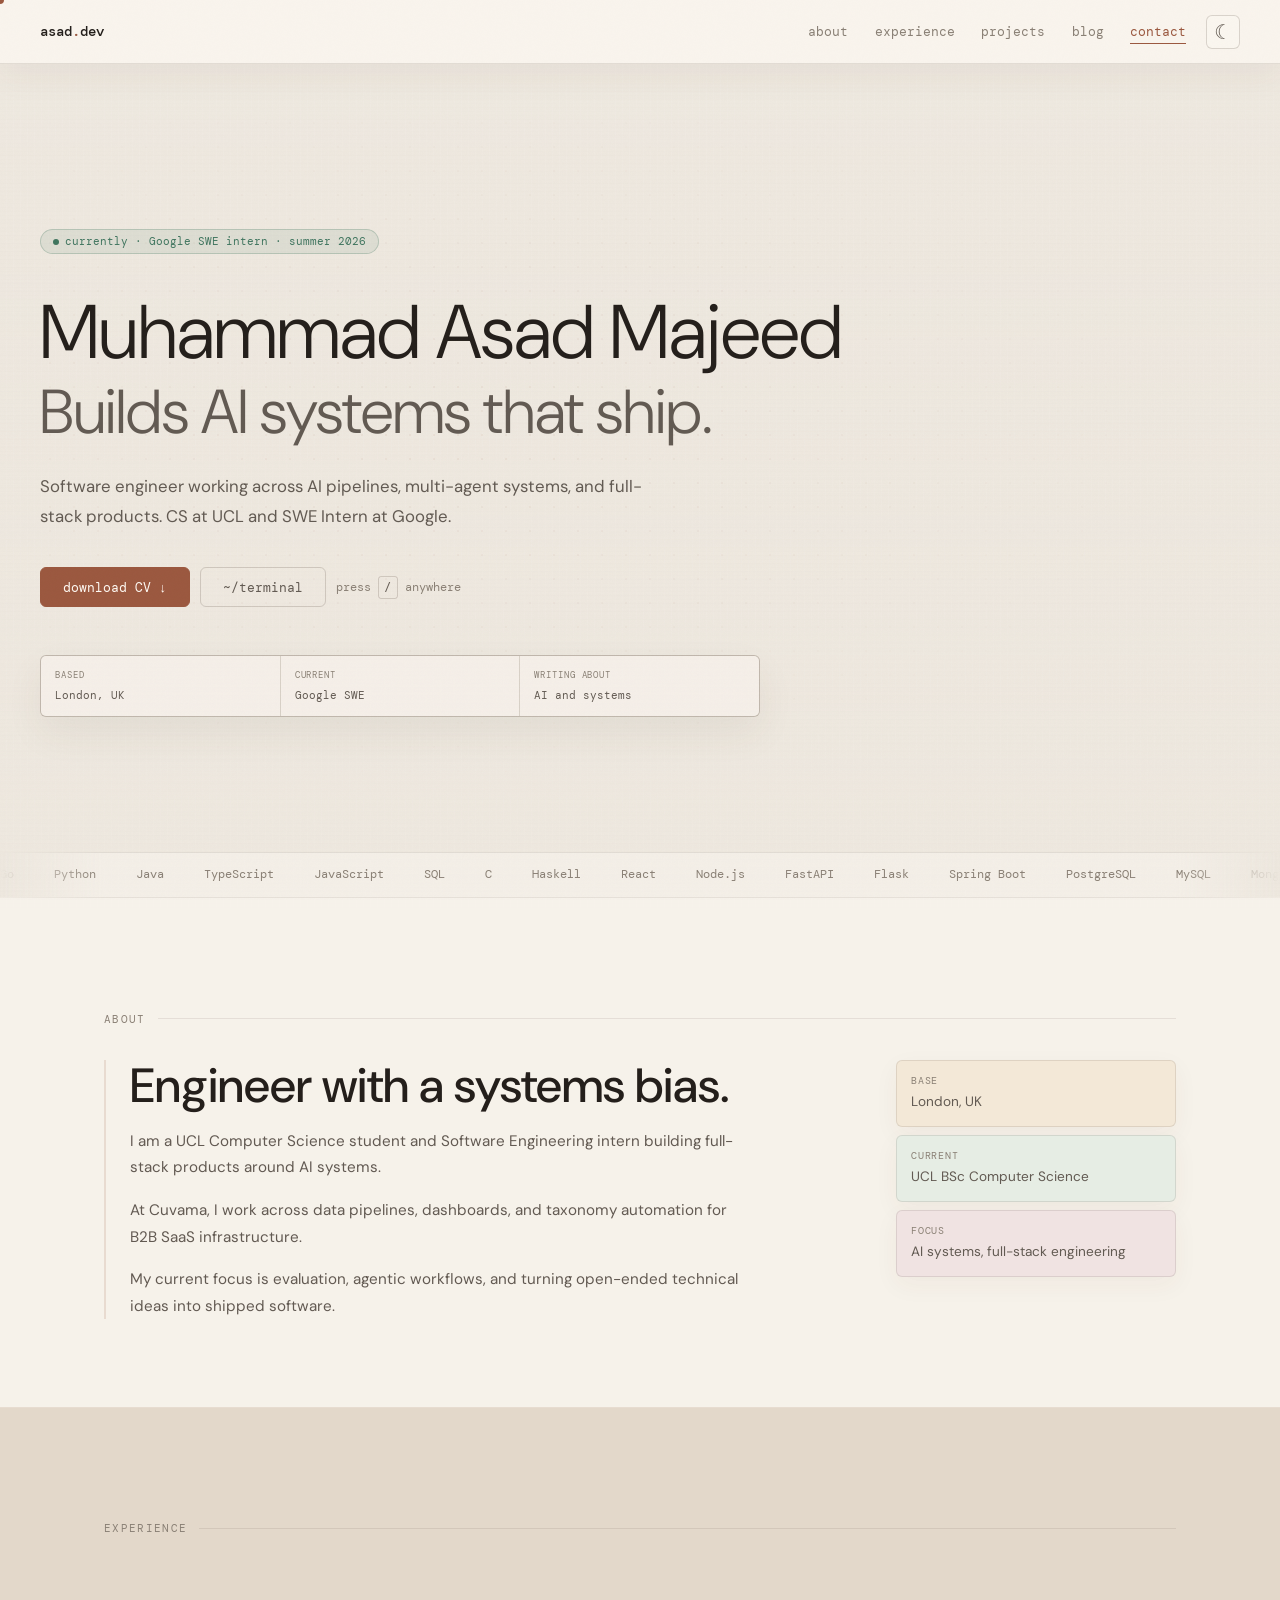
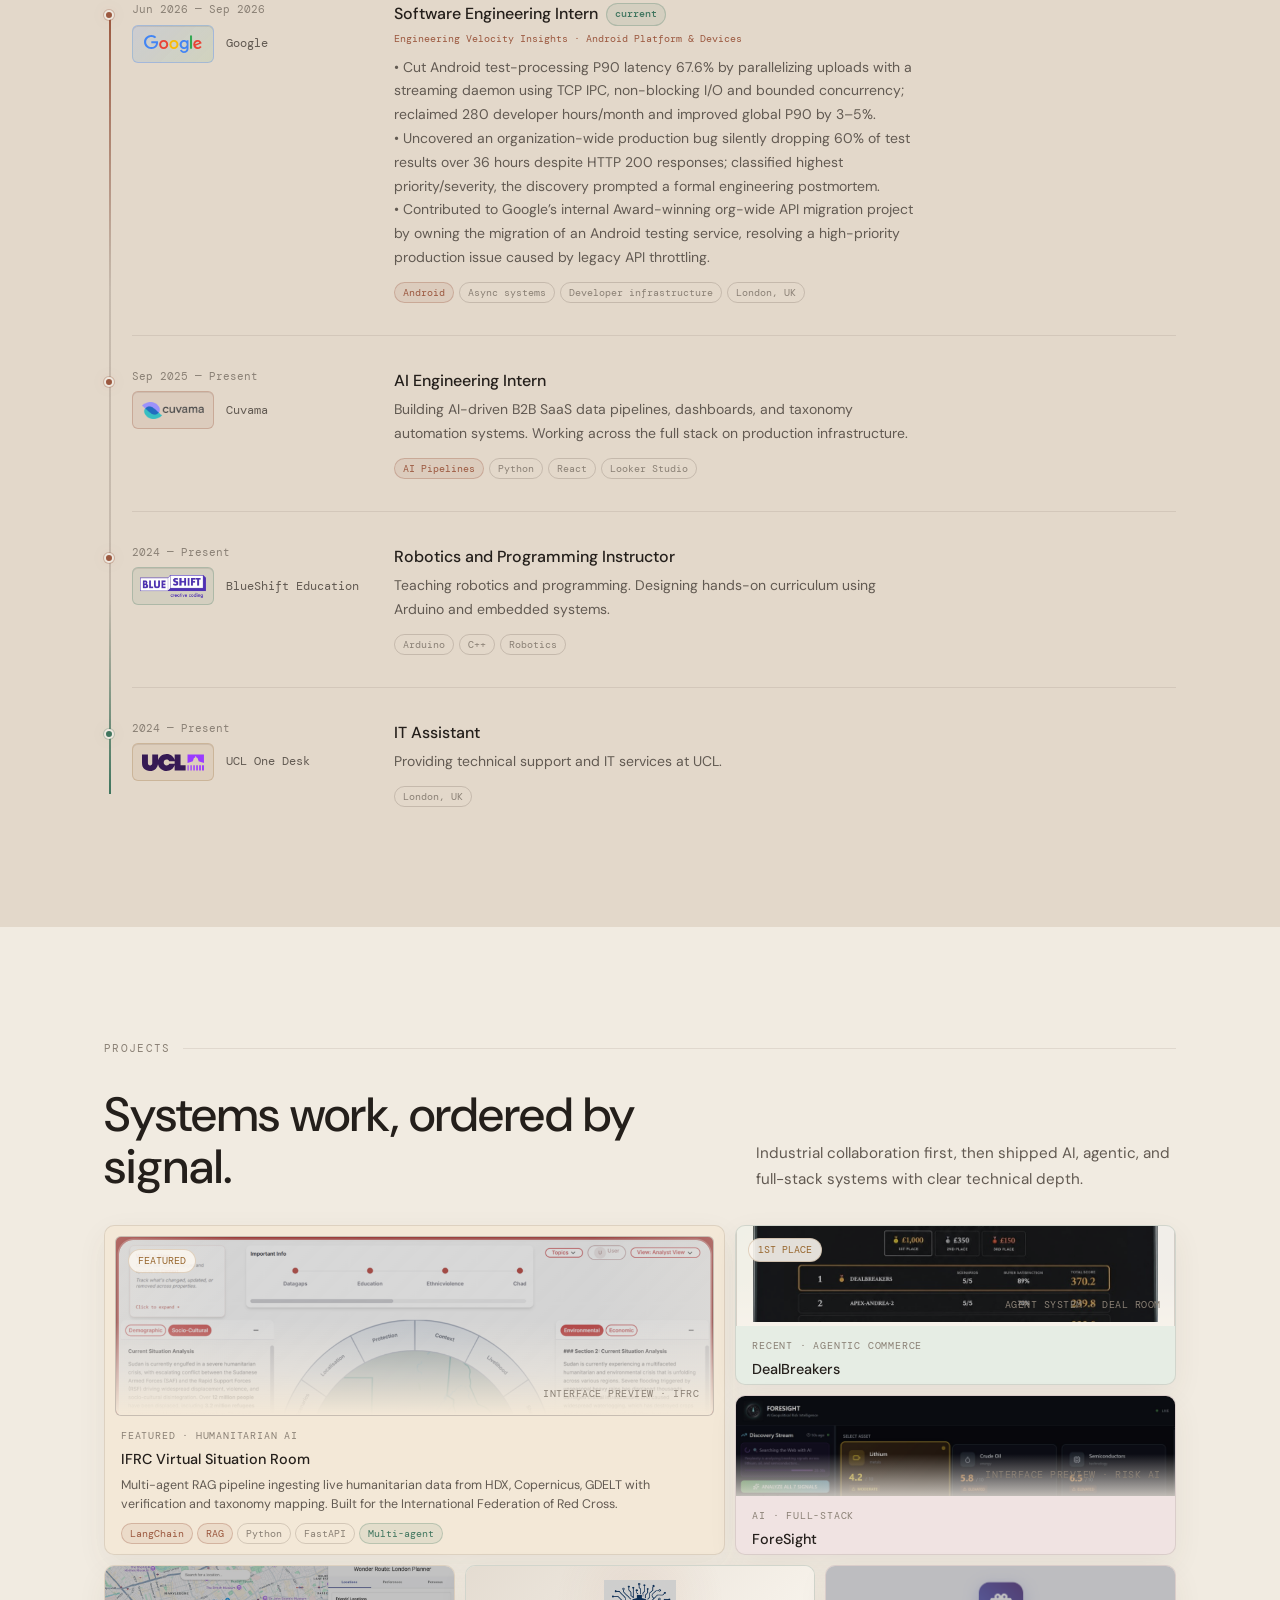
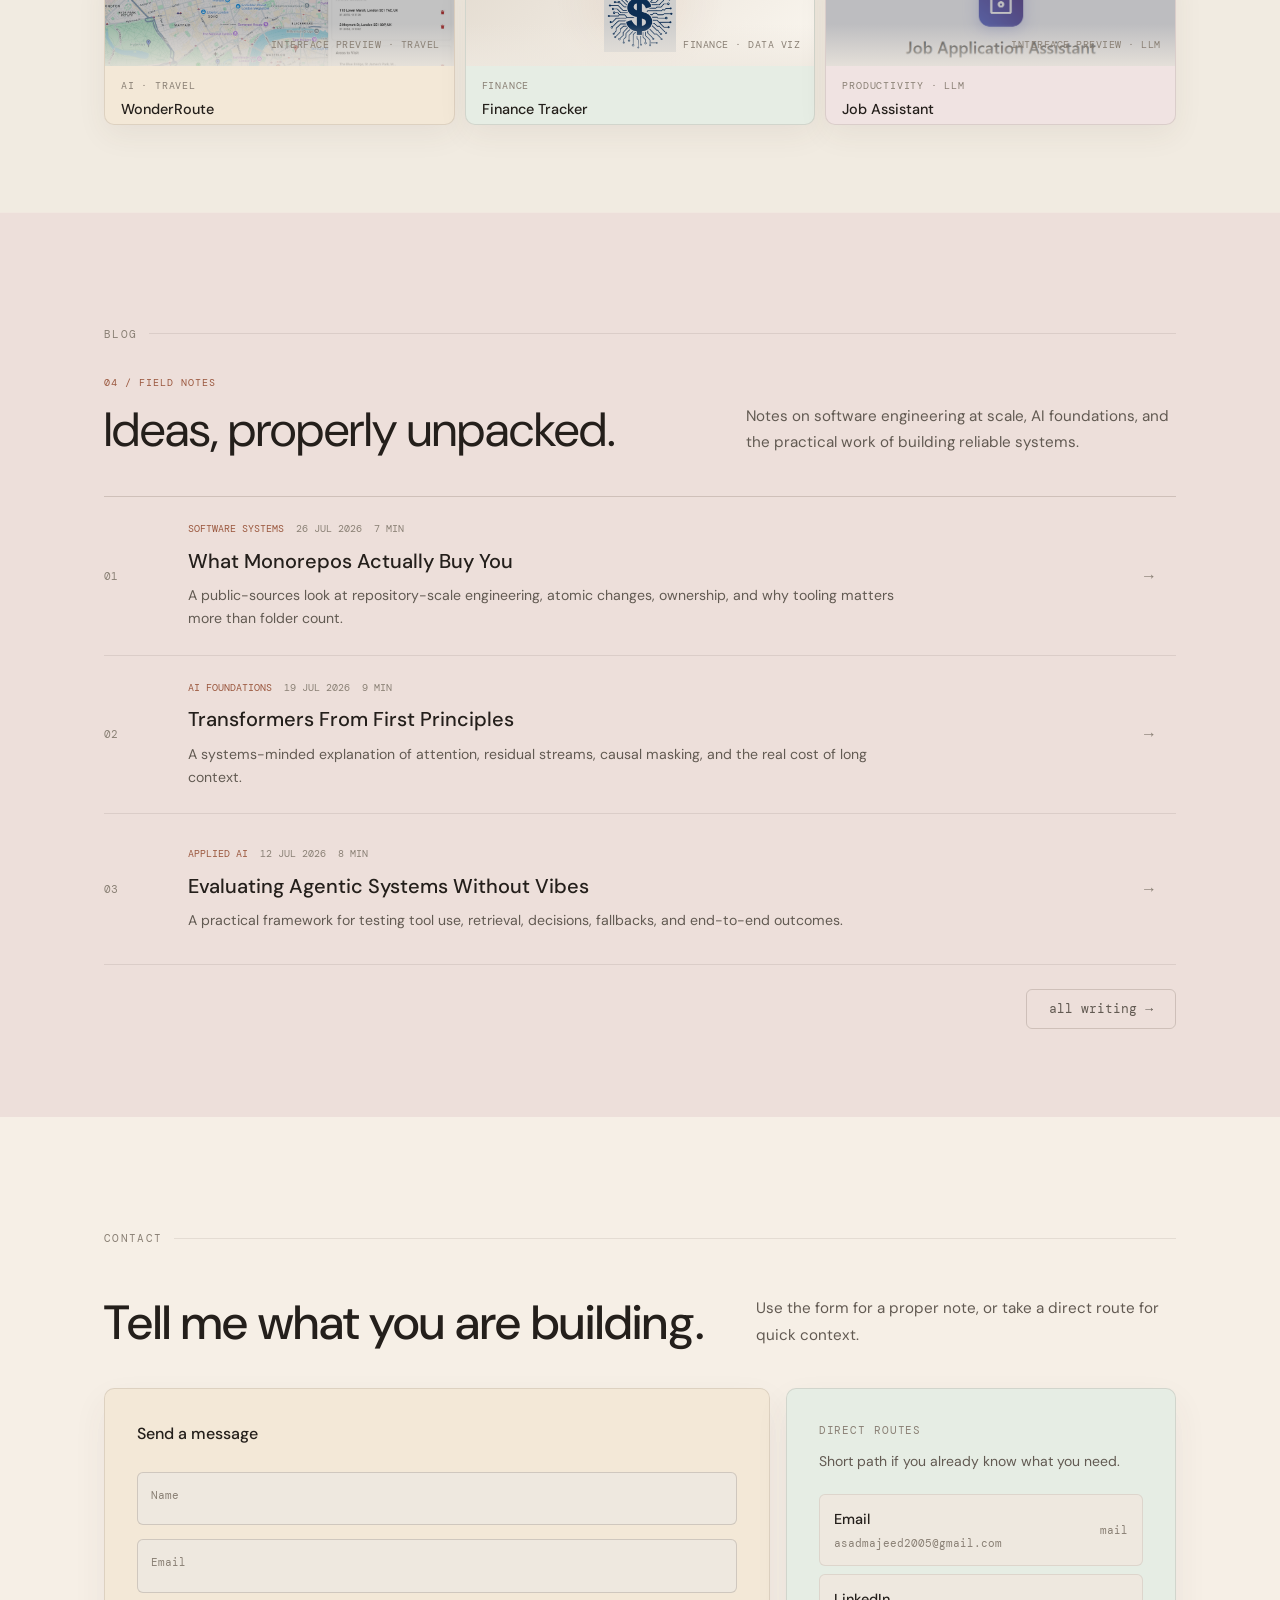
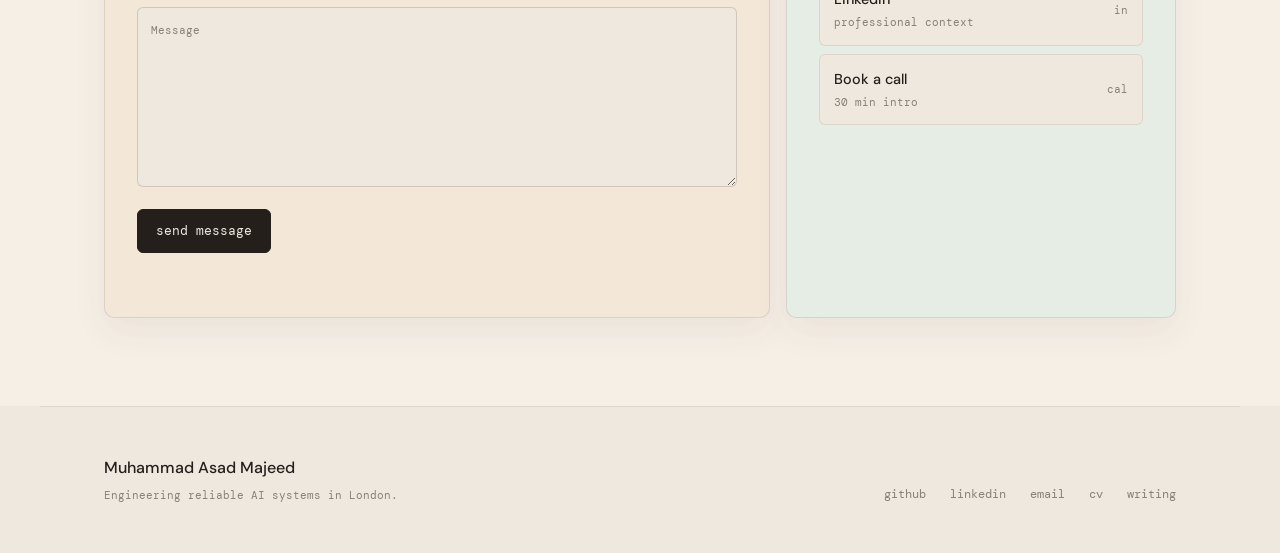
<file: index.html>
<!DOCTYPE html>
<html lang="en">
<head>
    <meta charset="UTF-8"/>
    <meta name="viewport" content="width=device-width, initial-scale=1.0"/>
    <script>
        (() => {
            let savedTheme = null;
            try {
                savedTheme = localStorage.getItem("portfolio-theme");
            } catch {
                // Storage can be unavailable in strict privacy modes.
            }
            const theme = savedTheme === "dark" ? "dark" : "light";
            document.documentElement.dataset.theme = theme;
        })();
    </script>
    <link rel="preconnect" href="https://fonts.googleapis.com">
    <link rel="preconnect" href="https://fonts.gstatic.com" crossorigin>
    <link rel="preload" as="style" href="https://fonts.googleapis.com/css2?family=DM+Mono:wght@400;500&family=DM+Sans:wght@300;400;500&display=swap">
    <link rel="stylesheet" href="https://fonts.googleapis.com/css2?family=DM+Mono:wght@400;500&family=DM+Sans:wght@300;400;500;600&display=swap">
    <link rel="stylesheet" href="css/variables.css"/>
    <link rel="stylesheet" href="css/reset.css"/>
    <link rel="stylesheet" href="css/layout.css"/>
    <link rel="stylesheet" href="css/components.css"/>
    <link rel="stylesheet" href="css/animations.css"/>
    <link rel="icon" href="./images/favicon.svg" type="image/svg+xml">
    <script src="script.js"></script>
    <script src="js/main.js" defer></script>
    <script src="js/scroll-animate.js" defer></script>
    <script src="js/terminal.js" defer></script>
    <script src="js/cursor.js" defer></script>
    <title>Muhammad Asad Majeed</title>
</head>
<body>
    <div id="scroll-bar" aria-hidden="true"></div>
    <div id="cursor" aria-hidden="true"></div>
    <div class="terminal-overlay" id="terminal-overlay" aria-hidden="true">
        <div class="terminal-window" role="dialog" aria-modal="true" aria-labelledby="terminal-title">
            <div class="terminal-bar">
                <div class="terminal-meta">
                    <span id="terminal-title" class="terminal-title">asad@portfolio ~/</span>
                    <div class="terminal-shell-tabs" aria-label="Terminal mode">
                        <button class="terminal-shell-tab active" type="button" data-shell="bash">bash</button>
                        <button class="terminal-shell-tab" type="button" data-shell="powershell">powershell</button>
                    </div>
                </div>
                <button class="terminal-close" type="button" data-terminal-close>close</button>
            </div>
            <div class="terminal-output" id="terminal-output" aria-live="polite"></div>
            <form class="terminal-input-row" id="terminal-form" autocomplete="off">
                <span class="terminal-prompt" id="terminal-prompt">$</span>
                <input class="terminal-input" id="terminal-input" name="command" spellcheck="false" placeholder="ls, cd projects/, open foresight/, help">
            </form>
        </div>
    </div>
    <main id="main-content">

        <nav class="site-nav" aria-label="Primary navigation">
            <a class="site-nav-logo glitch-text" href="#main-home" aria-label="Muhammad Asad Majeed home">asad<span>.</span>dev</a>
            <div class="site-nav-actions">
                <ul class="site-nav-links">
                    <li><a href="#About" class="site-nav-link active">about</a></li>
                    <li><a href="#Experience" class="site-nav-link">experience</a></li>
                    <li><a href="#Projects" class="site-nav-link">projects</a></li>
                    <li><a href="#Blog" class="site-nav-link">blog</a></li>
                    <li><a href="#Contact" class="site-nav-link">contact</a></li>
                </ul>
                <button class="theme-toggle" type="button" data-theme-toggle aria-label="Switch to light theme" title="Switch to light theme">
                    <span class="theme-toggle-sun" aria-hidden="true">&#9788;</span>
                    <span class="theme-toggle-moon" aria-hidden="true">&#9790;</span>
                </button>
            </div>
        </nav>
        <div id="main-home" class="hero">
            <div id="Home" class="hero-inner">
                <span class="hero-tag">
                    <span class="hero-tag-dot" aria-hidden="true"></span>
                    currently &middot; Google SWE intern &middot; summer 2026
                </span>
                <h1 class="hero-title glitch-text" data-split-words>
                    <span class="hero-name">Muhammad Asad Majeed</span>
                    <span class="hero-title-muted">Builds AI systems that ship.</span>
                </h1>
                <p class="hero-sub">Software engineer working across AI pipelines, multi-agent systems, and full-stack products. CS at UCL and SWE Intern at Google.</p>
                <div class="hero-actions">
                    <div class="magnetic-wrap">
                        <a class="btn-primary" href="./images/asad-majeed-cv.pdf" download="Muhammad-Asad-Majeed-CV.pdf">download CV &darr;</a>
                    </div>
                    <button class="btn-ghost" type="button" data-terminal-open>~/terminal</button>
                    <span class="hero-hint">press <kbd>/</kbd> anywhere</span>
                </div>
                <dl class="hero-meta" aria-label="Profile overview">
                    <div>
                        <dt>Based</dt>
                        <dd>London, UK</dd>
                    </div>
                    <div>
                        <dt>Current</dt>
                        <dd>Google SWE</dd>
                    </div>
                    <div>
                        <dt>Writing about</dt>
                        <dd>AI and systems</dd>
                    </div>
                </dl>
            </div>
        </div>
        <div class="marquee-wrap" aria-label="Core toolkit">
            <div class="marquee-inner">
                <span class="marquee-item">Go</span>
                <span class="marquee-item">Python</span>
                <span class="marquee-item">Java</span>
                <span class="marquee-item">TypeScript</span>
                <span class="marquee-item">JavaScript</span>
                <span class="marquee-item">SQL</span>
                <span class="marquee-item">C</span>
                <span class="marquee-item">Haskell</span>
                <span class="marquee-item">React</span>
                <span class="marquee-item">Node.js</span>
                <span class="marquee-item">FastAPI</span>
                <span class="marquee-item">Flask</span>
                <span class="marquee-item">Spring Boot</span>
                <span class="marquee-item">PostgreSQL</span>
                <span class="marquee-item">MySQL</span>
                <span class="marquee-item">MongoDB</span>
                <span class="marquee-item">Redis</span>
                <span class="marquee-item">SQLite</span>
                <span class="marquee-item">LangChain</span>
                <span class="marquee-item">LangGraph</span>
                <span class="marquee-item">RAG</span>
                <span class="marquee-item">Multi-agent systems</span>
                <span class="marquee-item">LLM evaluation</span>
                <span class="marquee-item">PyTorch</span>
                <span class="marquee-item">scikit-learn</span>
                <span class="marquee-item">spaCy</span>
                <span class="marquee-item">OpenCV</span>
                <span class="marquee-item">Gemini</span>
                <span class="marquee-item">Azure OpenAI</span>
                <span class="marquee-item">OpenAI APIs</span>
                <span class="marquee-item">Hugging Face</span>
                <span class="marquee-item">Docker</span>
                <span class="marquee-item">AWS</span>
                <span class="marquee-item">Tailwind</span>
                <span class="marquee-item" aria-hidden="true">Go</span>
                <span class="marquee-item" aria-hidden="true">Python</span>
                <span class="marquee-item" aria-hidden="true">Java</span>
                <span class="marquee-item" aria-hidden="true">TypeScript</span>
                <span class="marquee-item" aria-hidden="true">JavaScript</span>
                <span class="marquee-item" aria-hidden="true">SQL</span>
                <span class="marquee-item" aria-hidden="true">C</span>
                <span class="marquee-item" aria-hidden="true">Haskell</span>
                <span class="marquee-item" aria-hidden="true">React</span>
                <span class="marquee-item" aria-hidden="true">Node.js</span>
                <span class="marquee-item" aria-hidden="true">FastAPI</span>
                <span class="marquee-item" aria-hidden="true">Flask</span>
                <span class="marquee-item" aria-hidden="true">Spring Boot</span>
                <span class="marquee-item" aria-hidden="true">PostgreSQL</span>
                <span class="marquee-item" aria-hidden="true">MySQL</span>
                <span class="marquee-item" aria-hidden="true">MongoDB</span>
                <span class="marquee-item" aria-hidden="true">Redis</span>
                <span class="marquee-item" aria-hidden="true">SQLite</span>
                <span class="marquee-item" aria-hidden="true">LangChain</span>
                <span class="marquee-item" aria-hidden="true">LangGraph</span>
                <span class="marquee-item" aria-hidden="true">RAG</span>
                <span class="marquee-item" aria-hidden="true">Multi-agent systems</span>
                <span class="marquee-item" aria-hidden="true">LLM evaluation</span>
                <span class="marquee-item" aria-hidden="true">PyTorch</span>
                <span class="marquee-item" aria-hidden="true">scikit-learn</span>
                <span class="marquee-item" aria-hidden="true">spaCy</span>
                <span class="marquee-item" aria-hidden="true">OpenCV</span>
                <span class="marquee-item" aria-hidden="true">Gemini</span>
                <span class="marquee-item" aria-hidden="true">Azure OpenAI</span>
                <span class="marquee-item" aria-hidden="true">OpenAI APIs</span>
                <span class="marquee-item" aria-hidden="true">Hugging Face</span>
                <span class="marquee-item" aria-hidden="true">Docker</span>
                <span class="marquee-item" aria-hidden="true">AWS</span>
                <span class="marquee-item" aria-hidden="true">Tailwind</span>
            </div>
        </div>
        <section id="About" class="reveal-group">
            <div class="section-label">About</div>
            <div class="about-grid reveal-item">
                <div class="about-copy">
                    <h2>Engineer with a systems bias.</h2>
                    <p>I am a UCL Computer Science student and Software Engineering intern building full-stack products around AI systems.</p>
                    <p>At Cuvama, I work across data pipelines, dashboards, and taxonomy automation for B2B SaaS infrastructure.</p>
                    <p>My current focus is evaluation, agentic workflows, and turning open-ended technical ideas into shipped software.</p>
                </div>
                <dl class="about-facts" aria-label="Quick facts">
                    <div>
                        <dt>Base</dt>
                        <dd>London, UK</dd>
                    </div>
                    <div>
                        <dt>Current</dt>
                        <dd>UCL BSc Computer Science</dd>
                    </div>
                    <div>
                        <dt>Focus</dt>
                        <dd>AI systems, full-stack engineering</dd>
                    </div>
                </dl>
            </div>
        </section>
        <section id="Experience" class="reveal-group">
            <div class="section-label">Experience</div>
            <div class="experience-list" aria-label="Professional experience">
                <article class="exp-item reveal-item">
                    <div class="exp-left">
                        <p class="exp-period">Jun 2026 &mdash; Sep 2026</p>
                        <div class="exp-company">
                            <span class="exp-company-logo exp-company-logo-google" aria-hidden="true">
                                <img src="images/companies/google.svg" alt="">
                            </span>
                            <span class="exp-company-name">Google</span>
                        </div>
                    </div>
                    <div class="exp-right">
                        <h2 class="exp-role">Software Engineering Intern <span class="exp-badge current">current</span></h2>
                        <p class="exp-team">Engineering Velocity Insights &middot; Android Platform &amp; Devices</p>
                        <p class="exp-desc">• Cut Android test-processing P90 latency 67.6% by parallelizing uploads with a streaming daemon using TCP IPC,
non-blocking I/O and bounded concurrency; reclaimed 280 developer hours/month and improved global P90 by 3–5%.<br>
• Uncovered an organization-wide production bug silently dropping 60% of test results over 36 hours despite HTTP 200
responses; classified highest priority/severity, the discovery prompted a formal engineering postmortem.<br>
• Contributed to Google’s internal Award-winning org-wide API migration project by owning the migration of an Android
testing service, resolving a high-priority production issue caused by legacy API throttling.</p>
                        <div class="exp-stack">
                            <span class="tag accent">Android</span>
                            <span class="tag">Async systems</span>
                            <span class="tag">Developer infrastructure</span>
                            <span class="tag">London, UK</span>
                        </div>
                    </div>
                </article>
                <article class="exp-item reveal-item">
                    <div class="exp-left">
                        <p class="exp-period">Sep 2025 &mdash; Present</p>
                        <div class="exp-company">
                            <span class="exp-company-logo exp-company-logo-cuvama" aria-hidden="true">
                                <img src="images/companies/Cuvama_Dark_Blue_Teal.webp" alt="">
                            </span>
                            <span class="exp-company-name">Cuvama</span>
                        </div>
                    </div>
                    <div class="exp-right">
                        <h2 class="exp-role">AI Engineering Intern</h2>
                        <p class="exp-desc">Building AI-driven B2B SaaS data pipelines, dashboards, and taxonomy automation systems. Working across the full stack on production infrastructure.</p>
                        <div class="exp-stack">
                            <span class="tag accent">AI Pipelines</span>
                            <span class="tag">Python</span>
                            <span class="tag">React</span>
                            <span class="tag">Looker Studio</span>
                        </div>
                    </div>
                </article>
                <article class="exp-item reveal-item">
                    <div class="exp-left">
                        <p class="exp-period">2024 &mdash; Present</p>
                        <div class="exp-company">
                            <span class="exp-company-logo exp-company-logo-blueshift" aria-hidden="true">
                                <img src="images/companies/blueshift.webp" alt="">
                            </span>
                            <span class="exp-company-name">BlueShift Education</span>
                        </div>
                    </div>
                    <div class="exp-right">
                        <h2 class="exp-role">Robotics and Programming Instructor</h2>
                        <p class="exp-desc">Teaching robotics and programming. Designing hands-on curriculum using Arduino and embedded systems.</p>
                        <div class="exp-stack">
                            <span class="tag">Arduino</span>
                            <span class="tag">C++</span>
                            <span class="tag">Robotics</span>
                        </div>
                    </div>
                </article>
                <article class="exp-item reveal-item">
                    <div class="exp-left">
                        <p class="exp-period">2024 &mdash; Present</p>
                        <div class="exp-company">
                            <span class="exp-company-logo exp-company-logo-ucl" aria-hidden="true">
                                <img src="images/companies/ucl.svg" alt="">
                            </span>
                            <span class="exp-company-name">UCL One Desk</span>
                        </div>
                    </div>
                    <div class="exp-right">
                        <h2 class="exp-role">IT Assistant</h2>
                        <p class="exp-desc">Providing technical support and IT services at UCL.</p>
                        <div class="exp-stack">
                            <span class="tag">London, UK</span>
                        </div>
                    </div>
                </article>
            </div>
        </section>
        <section id="Projects" class="reveal-group">
            <div class="section-label">Projects</div>
            <div class="projects-heading reveal-item">
                <h2>Systems work, ordered by signal.</h2>
                <p>Industrial collaboration first, then shipped AI, agentic, and full-stack systems with clear technical depth.</p>
            </div>
            <div class="bento" aria-label="Selected projects">
                <article class="bento-card bento-wide bento-tall border-trace reveal-item">
                    <div class="bento-thumb bento-featured-thumb">
                        <img src="images/ifrc.png" alt="IFRC Virtual Situation Room interface" loading="lazy">
                        <span class="project-badge">featured</span>
                        <div class="thumb-label">interface preview &middot; IFRC</div>
                        <div class="bento-thumb-overlay"></div>
                        <button class="bento-view" type="button" aria-expanded="false" aria-label="Open details for IFRC Virtual Situation Room">&rarr; view details</button>
                    </div>
                    <div class="bento-info">
                        <p class="bento-label">Featured &middot; Humanitarian AI</p>
                        <h3 class="bento-title">IFRC Virtual Situation Room</h3>
                        <p class="bento-desc">Multi-agent RAG pipeline ingesting live humanitarian data from HDX, Copernicus, GDELT with verification and taxonomy mapping. Built for the International Federation of Red Cross.</p>
                        <div class="bento-footer">
                            <div class="bento-stack" aria-label="Technology stack">
                                <span class="tag accent">LangChain</span>
                                <span class="tag accent">RAG</span>
                                <span class="tag">Python</span>
                                <span class="tag">FastAPI</span>
                                <span class="tag green">Multi-agent</span>
                            </div>
                            <div class="bento-links" aria-label="Project links">
                                <a class="tag link" href="https://red-bush-0738d4f03.2.azurestaticapps.net/" target="_blank" rel="noopener">live</a>
                                <a class="tag link" href="https://github.com/Ammar1919/COMP0016_2025_Team21_AgentOrchestrationForHumanitarianSystems" target="_blank" rel="noopener">github</a>
                            </div>
                        </div>
                    </div>
                    <div class="bento-expand" aria-hidden="true">
                        <button class="bento-expand-close" type="button">close</button>
                        <p class="bento-label">Featured &middot; Humanitarian AI</p>
                        <h3 class="bento-expand-title">IFRC Virtual Situation Room</h3>
                        <p>Multi-agent RAG pipeline ingesting live humanitarian data from HDX, Copernicus, and GDELT. The system focuses on verification, taxonomy mapping, and operational decision support for humanitarian teams.</p>
                        <div class="bento-expand-stack">
                            <span class="tag accent">LangChain</span>
                            <span class="tag accent">RAG</span>
                            <span class="tag">Python</span>
                            <span class="tag">FastAPI</span>
                            <span class="tag green">Multi-agent</span>
                        </div>
                        <div class="bento-expand-actions">
                            <a class="btn-primary" href="https://red-bush-0738d4f03.2.azurestaticapps.net/" target="_blank" rel="noopener">View Live</a>
                            <a class="btn-ghost" href="https://github.com/Ammar1919/COMP0016_2025_Team21_AgentOrchestrationForHumanitarianSystems" target="_blank" rel="noopener">GitHub</a>
                        </div>
                    </div>
                </article>

                <article class="bento-card bento-mid reveal-item">
                    <div class="bento-thumb project-code" role="img" aria-label="DealBreakers command-line seller agent project mark">
                        <div class="project-mark" aria-hidden="true">
                            <img src="images/dealbreakers.jpeg" alt="DealBreakers interface" loading="lazy">
                            <span>DB</span>
                            <small>seller-agent</small>
                        </div>
                        <span class="project-badge">1st place</span>
                        <div class="thumb-label">agent system &middot; deal room</div>
                        <div class="bento-thumb-overlay"></div>
                        <button class="bento-view" type="button" aria-expanded="false" aria-label="Open details for DealBreakers">&rarr; view details</button>
                    </div>
                    <div class="bento-info">
                        <p class="bento-label">Recent &middot; Agentic commerce</p>
                        <h3 class="bento-title">DealBreakers</h3>
                        <p class="bento-desc">1st-place autonomous seller agent for Listo Deal Room, negotiating with AI buyers over live MCP travel inventory and structured offers.</p>
                        <div class="bento-footer">
                            <div class="bento-stack" aria-label="Technology stack">
                                <span class="tag accent">MCP</span>
                                <span class="tag accent">LangChain</span>
                                <span class="tag">Python</span>
                                <span class="tag">Pydantic</span>
                                <span class="tag green">1st Place</span>
                            </div>
                            <div class="bento-links" aria-label="Project links">
                                <a class="tag link" href="https://github.com/asad24-dev/DealBreakers" target="_blank" rel="noopener">github</a>
                            </div>
                        </div>
                    </div>
                    <div class="bento-expand" aria-hidden="true">
                        <button class="bento-expand-close" type="button">close</button>
                        <p class="bento-label">Recent &middot; Agentic commerce</p>
                        <h3 class="bento-expand-title">DealBreakers</h3>
                        <p>Python seller agent for the Listo Deal Room challenge at the Antler &times; Google &times; Listo hackathon. It discovers buyer constraints through dialogue, searches real travel inventory through MCP servers, builds verified structured offers, and uses pricing guardrails to close without dropping below cost.</p>
                        <div class="bento-expand-stack">
                            <span class="tag accent">MCP</span>
                            <span class="tag accent">LangChain</span>
                            <span class="tag">Python</span>
                            <span class="tag">Pydantic</span>
                            <span class="tag">Rich CLI</span>
                            <span class="tag green">1st Place</span>
                        </div>
                        <div class="bento-expand-actions">
                            <a class="btn-ghost" href="https://github.com/asad24-dev/DealBreakers" target="_blank" rel="noopener">GitHub</a>
                        </div>
                    </div>
                </article>

                <article class="bento-card bento-mid reveal-item">
                    <div class="bento-thumb">
                        <img src="images/foresight.jpg" alt="ForeSight geopolitical risk dashboard" loading="lazy">
                        <div class="thumb-label">interface preview &middot; risk AI</div>
                        <div class="bento-thumb-overlay"></div>
                        <button class="bento-view" type="button" aria-expanded="false" aria-label="Open details for ForeSight">&rarr; view details</button>
                    </div>
                    <div class="bento-info">
                        <p class="bento-label">AI &middot; Full-stack</p>
                        <h3 class="bento-title">ForeSight</h3>
                        <p class="bento-desc">Geopolitical risk platform using Perplexity API and event graphs to surface supply-chain signals before they break.</p>
                        <div class="bento-footer">
                            <div class="bento-stack" aria-label="Technology stack">
                                <span class="tag">Node.js</span>
                                <span class="tag accent">Perplexity</span>
                                <span class="tag">React</span>
                                <span class="tag">Tailwind</span>
                            </div>
                            <div class="bento-links" aria-label="Project links">
                                <a class="tag link" href="https://signal-xfed.onrender.com/" target="_blank" rel="noopener">live</a>
                                <a class="tag link" href="https://github.com/asad24-dev/ForeSight" target="_blank" rel="noopener">github</a>
                            </div>
                        </div>
                    </div>
                    <div class="bento-expand" aria-hidden="true">
                        <button class="bento-expand-close" type="button">close</button>
                        <p class="bento-label">AI &middot; Full-stack</p>
                        <h3 class="bento-expand-title">ForeSight</h3>
                        <p>Geopolitical risk platform connecting low-signal global events to market and supply-chain impact. It uses Perplexity-powered source analysis and event graph views to make risk signals easier to inspect.</p>
                        <div class="bento-expand-stack">
                            <span class="tag">Node.js</span>
                            <span class="tag accent">Perplexity</span>
                            <span class="tag">React</span>
                            <span class="tag">Tailwind</span>
                        </div>
                        <div class="bento-expand-actions">
                            <a class="btn-primary" href="https://signal-xfed.onrender.com/" target="_blank" rel="noopener">View Live</a>
                            <a class="btn-ghost" href="https://github.com/asad24-dev/ForeSight" target="_blank" rel="noopener">GitHub</a>
                        </div>
                    </div>
                </article>

                <article class="bento-card bento-third reveal-item">
                    <div class="bento-thumb">
                        <img src="images/wonderroute.jpg" alt="WonderRoute trip planner interface" loading="lazy">
                        <div class="thumb-label">interface preview &middot; travel</div>
                        <div class="bento-thumb-overlay"></div>
                        <button class="bento-view" type="button" aria-expanded="false" aria-label="Open details for WonderRoute">&rarr; view details</button>
                    </div>
                    <div class="bento-info">
                        <p class="bento-label">AI &middot; Travel</p>
                        <h3 class="bento-title">WonderRoute</h3>
                        <p class="bento-desc">Photo-spot-aware trip planner syncing itineraries, ratings, and Google Maps via Gemini.</p>
                        <div class="bento-footer">
                            <div class="bento-stack" aria-label="Technology stack">
                                <span class="tag accent">Gemini</span>
                                <span class="tag">React</span>
                                <span class="tag">Node.js</span>
                                <span class="tag">Google APIs</span>
                            </div>
                            <div class="bento-links" aria-label="Project links">
                                <a class="tag link" href="https://wonderroute.onrender.com" target="_blank" rel="noopener">live</a>
                                <a class="tag link" href="https://github.com/asad24-dev/WonderRoute" target="_blank" rel="noopener">github</a>
                            </div>
                        </div>
                    </div>
                    <div class="bento-expand" aria-hidden="true">
                        <button class="bento-expand-close" type="button">close</button>
                        <p class="bento-label">AI &middot; Travel</p>
                        <h3 class="bento-expand-title">WonderRoute</h3>
                        <p>Collaborative travel planner that syncs locations, preferences, ratings, and Gemini-generated plans into shared itineraries. It connects Google APIs with a full-stack planning interface.</p>
                        <div class="bento-expand-stack">
                            <span class="tag accent">Gemini</span>
                            <span class="tag">React</span>
                            <span class="tag">Node.js</span>
                            <span class="tag">Google APIs</span>
                        </div>
                        <div class="bento-expand-actions">
                            <a class="btn-primary" href="https://wonderroute.onrender.com" target="_blank" rel="noopener">View Live</a>
                            <a class="btn-ghost" href="https://github.com/asad24-dev/WonderRoute" target="_blank" rel="noopener">GitHub</a>
                        </div>
                    </div>
                </article>

                <article class="bento-card bento-third reveal-item">
                    <div class="bento-thumb project-logo">
                        <img src="images/logoproject4.png" alt="Finance Tracker project mark" loading="lazy">
                        <div class="thumb-label">finance &middot; data viz</div>
                        <div class="bento-thumb-overlay"></div>
                        <button class="bento-view" type="button" aria-expanded="false" aria-label="Open details for Finance Tracker">&rarr; view details</button>
                    </div>
                    <div class="bento-info">
                        <p class="bento-label">Finance</p>
                        <h3 class="bento-title">Finance Tracker</h3>
                        <p class="bento-desc">Personal finance tracker with data visualisation and spending categorisation.</p>
                        <div class="bento-footer">
                            <div class="bento-stack" aria-label="Technology stack">
                                <span class="tag">Python</span>
                                <span class="tag">SQLite</span>
                                <span class="tag">Matplotlib</span>
                            </div>
                            <div class="bento-links" aria-label="Project links">
                                <a class="tag link" href="https://ai-finance-webapp-1.onrender.com" target="_blank" rel="noopener">live</a>
                                <a class="tag link" href="https://github.com/asad24-dev/AI-Finance-WebApp" target="_blank" rel="noopener">github</a>
                            </div>
                        </div>
                    </div>
                    <div class="bento-expand" aria-hidden="true">
                        <button class="bento-expand-close" type="button">close</button>
                        <p class="bento-label">Finance</p>
                        <h3 class="bento-expand-title">Finance Tracker</h3>
                        <p>Personal finance tracker with spending categorisation, visual reporting, and a focused dashboard for understanding where money moves over time.</p>
                        <div class="bento-expand-stack">
                            <span class="tag">Python</span>
                            <span class="tag">SQLite</span>
                            <span class="tag">Matplotlib</span>
                        </div>
                        <div class="bento-expand-actions">
                            <a class="btn-primary" href="https://ai-finance-webapp-1.onrender.com" target="_blank" rel="noopener">View Live</a>
                            <a class="btn-ghost" href="https://github.com/asad24-dev/AI-Finance-WebApp" target="_blank" rel="noopener">GitHub</a>
                        </div>
                    </div>
                </article>

                <article class="bento-card bento-third reveal-item">
                    <div class="bento-thumb">
                        <img src="images/jobasst.png" alt="Job Assistant application interface" loading="lazy">
                        <div class="thumb-label">interface preview &middot; LLM</div>
                        <div class="bento-thumb-overlay"></div>
                        <button class="bento-view" type="button" aria-expanded="false" aria-label="Open details for Job Assistant">&rarr; view details</button>
                    </div>
                    <div class="bento-info">
                        <p class="bento-label">Productivity &middot; LLM</p>
                        <h3 class="bento-title">Job Assistant</h3>
                        <p class="bento-desc">LLM-powered job application tool for cover letter generation and role matching.</p>
                        <div class="bento-footer">
                            <div class="bento-stack" aria-label="Technology stack">
                                <span class="tag accent">LLM</span>
                                <span class="tag">FastAPI</span>
                                <span class="tag">Python</span>
                            </div>
                            <div class="bento-links" aria-label="Project links">
                                <a class="tag link" href="https://github.com/asad24-dev/JobApplicationAssistant" target="_blank" rel="noopener">github</a>
                            </div>
                        </div>
                    </div>
                    <div class="bento-expand" aria-hidden="true">
                        <button class="bento-expand-close" type="button">close</button>
                        <p class="bento-label">Productivity &middot; LLM</p>
                        <h3 class="bento-expand-title">Job Assistant</h3>
                        <p>LLM-powered application assistant for matching roles to relevant experience and generating stronger first drafts for application material.</p>
                        <div class="bento-expand-stack">
                            <span class="tag accent">LLM</span>
                            <span class="tag">FastAPI</span>
                            <span class="tag">Python</span>
                        </div>
                        <div class="bento-expand-actions">
                            <a class="btn-ghost" href="https://github.com/asad24-dev/JobApplicationAssistant" target="_blank" rel="noopener">GitHub</a>
                        </div>
                    </div>
                </article>
            </div>
        </section>

        <section id="Blog" class="reveal-group">
            <div class="section-label">Blog</div>
            <div class="blog-section-heading reveal-item">
                <div>
                    <p class="section-index">04 / Field notes</p>
                    <h2>Ideas, properly unpacked.</h2>
                </div>
                <p>Notes on software engineering at scale, AI foundations, and the practical work of building reliable systems.</p>
            </div>
            <div class="home-blog-list">
                <article class="home-blog-item reveal-item">
                    <a href="./blog/monorepos-and-piper.html" aria-label="Read What Monorepos Actually Buy You">
                        <div class="home-blog-number">01</div>
                        <div class="home-blog-copy">
                            <div class="blog-card-meta">
                                <span>Software systems</span>
                                <time datetime="2026-07-26">26 Jul 2026</time>
                                <span>7 min</span>
                            </div>
                            <h3>What Monorepos Actually Buy You</h3>
                            <p>A public-sources look at repository-scale engineering, atomic changes, ownership, and why tooling matters more than folder count.</p>
                        </div>
                        <span class="home-blog-arrow" aria-hidden="true">&rarr;</span>
                    </a>
                </article>
                <article class="home-blog-item reveal-item">
                    <a href="./blog/transformers-from-first-principles.html" aria-label="Read Transformers From First Principles">
                        <div class="home-blog-number">02</div>
                        <div class="home-blog-copy">
                            <div class="blog-card-meta">
                                <span>AI foundations</span>
                                <time datetime="2026-07-19">19 Jul 2026</time>
                                <span>9 min</span>
                            </div>
                            <h3>Transformers From First Principles</h3>
                            <p>A systems-minded explanation of attention, residual streams, causal masking, and the real cost of long context.</p>
                        </div>
                        <span class="home-blog-arrow" aria-hidden="true">&rarr;</span>
                    </a>
                </article>
                <article class="home-blog-item reveal-item">
                    <a href="./blog/evaluating-agentic-systems.html" aria-label="Read Evaluating Agentic Systems Without Vibes">
                        <div class="home-blog-number">03</div>
                        <div class="home-blog-copy">
                            <div class="blog-card-meta">
                                <span>Applied AI</span>
                                <time datetime="2026-07-12">12 Jul 2026</time>
                                <span>8 min</span>
                            </div>
                            <h3>Evaluating Agentic Systems Without Vibes</h3>
                            <p>A practical framework for testing tool use, retrieval, decisions, fallbacks, and end-to-end outcomes.</p>
                        </div>
                        <span class="home-blog-arrow" aria-hidden="true">&rarr;</span>
                    </a>
                </article>
            </div>
            <div class="blog-section-action reveal-item">
                <a class="btn-ghost" href="./blog/index.html">all writing &rarr;</a>
            </div>
        </section>

        <section id="Contact" class="reveal-group">
            <div class="section-label">Contact</div>
            <div class="contact-heading">
                <h2>Tell me what you are building.</h2>
                <p>Use the form for a proper note, or take a direct route for quick context.</p>
            </div>
            <div class="contact-shell border-trace">
                <div class="contact-form reveal-item">
                    <h3>Send a message</h3>
                    <form id="contact-form" action="https://formspree.io/f/manjopgz" method="POST">
                        <div class="form-group">
                            <input type="text" id="name" name="name" required placeholder=" ">
                            <label for="name">Name</label>
                        </div>

                        <div class="form-group">
                            <input type="email" id="email" name="email" required placeholder=" ">
                            <label for="email">Email</label>
                        </div>

                        <div class="form-group">
                            <textarea id="message" name="message" rows="5" required placeholder=" "></textarea>
                            <label for="message">Message</label>
                        </div>
                        <button type="submit" class="submit-btn">
                            <span>send message</span>
                        </button>
                        <div id="form-status"></div>
                    </form>
                </div>
                <aside class="contact-links reveal-item">
                    <p class="contact-links-label">Direct routes</p>
                    <p class="contact-links-copy">Short path if you already know what you need.</p>
                    <div class="contact-action-list">
                        <a href="mailto:asadmajeed2005@gmail.com">
                            <span>
                                <strong>Email</strong>
                                <small>asadmajeed2005@gmail.com</small>
                            </span>
                            <span class="contact-route-meta">mail</span>
                        </a>
                        <a href="https://www.linkedin.com/in/muhammad-asad-majeed" target="_blank" rel="noopener noreferrer">
                            <span>
                                <strong>LinkedIn</strong>
                                <small>professional context</small>
                            </span>
                            <span class="contact-route-meta">in</span>
                        </a>
                        <a href="https://calendly.com/asadmajeed2005/30min" target="_blank" rel="noopener">
                            <span>
                                <strong>Book a call</strong>
                                <small>30 min intro</small>
                            </span>
                            <span class="contact-route-meta">cal</span>
                        </a>
                    </div>
                </aside>
            </div>
        </section>
        <footer class="site-footer site-footer-editorial">
            <div class="footer-signoff">
                <a class="footer-name" href="#main-home">Muhammad Asad Majeed</a>
                <p>Engineering reliable AI systems in London.</p>
            </div>
            <nav class="footer-links" aria-label="Footer links">
                <a href="https://github.com/asad24-dev" target="_blank" rel="noopener noreferrer">github</a>
                <a href="https://linkedin.com/in/muhammad-asad-majeed" target="_blank" rel="noopener noreferrer">linkedin</a>
                <a href="mailto:asadmajeed2005@gmail.com">email</a>
                <a href="./images/asad-majeed-cv.pdf" download="Muhammad-Asad-Majeed-CV.pdf">cv</a>
                <a href="./blog/index.html">writing</a>
            </nav>
        </footer>
    </main> 
    
</body>
</html>
</file>
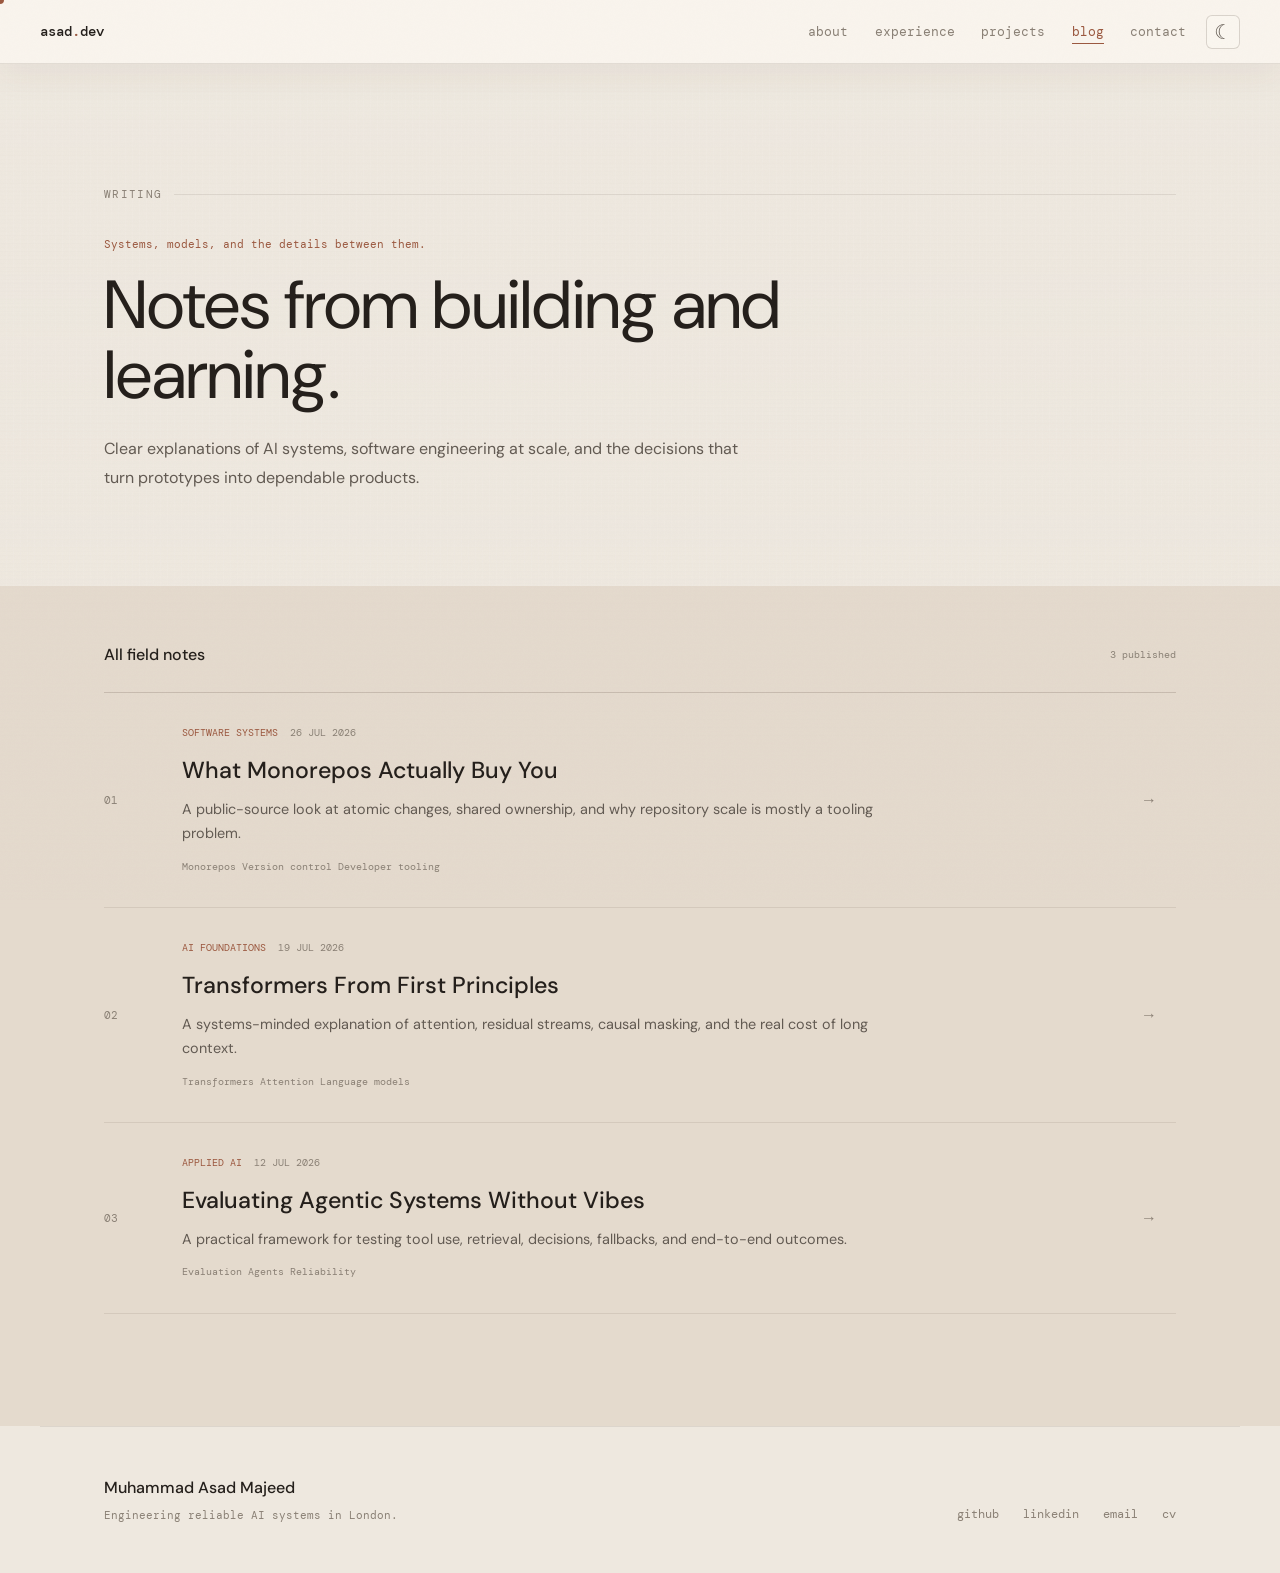
<file: blog/index.html>
<!DOCTYPE html>
<html lang="en">
<head>
    <meta charset="UTF-8">
    <meta name="viewport" content="width=device-width, initial-scale=1.0">
    <script>
        (() => {
            let savedTheme = null;
            try {
                savedTheme = localStorage.getItem("portfolio-theme");
            } catch {
                // Storage can be unavailable in strict privacy modes.
            }
            const theme = savedTheme === "dark" ? "dark" : "light";
            document.documentElement.dataset.theme = theme;
        })();
    </script>
    <link rel="preconnect" href="https://fonts.googleapis.com">
    <link rel="preconnect" href="https://fonts.gstatic.com" crossorigin>
    <link rel="stylesheet" href="https://fonts.googleapis.com/css2?family=DM+Mono:wght@400;500&family=DM+Sans:wght@300;400;500;600&display=swap">
    <link rel="stylesheet" href="../css/variables.css">
    <link rel="stylesheet" href="../css/reset.css">
    <link rel="stylesheet" href="../css/layout.css">
    <link rel="stylesheet" href="../css/components.css">
    <link rel="stylesheet" href="../css/animations.css">
    <link rel="stylesheet" href="../css/blog.css">
    <link rel="icon" href="../images/favicon.svg" type="image/svg+xml">
    <meta name="description" content="Field notes by Muhammad Asad Majeed on AI systems, software engineering, evaluation, and building at scale.">
    <title>Writing | Muhammad Asad Majeed</title>
</head>
<body class="blog-page">
    <div id="scroll-bar" aria-hidden="true"></div>
    <div id="cursor" aria-hidden="true"></div>
    <main id="main-content">
        <nav class="site-nav" aria-label="Primary navigation">
            <a class="site-nav-logo glitch-text" href="../index.html" aria-label="Muhammad Asad Majeed home">asad<span>.</span>dev</a>
            <div class="site-nav-actions">
                <ul class="site-nav-links">
                    <li><a href="../index.html#About" class="site-nav-link">about</a></li>
                    <li><a href="../index.html#Experience" class="site-nav-link">experience</a></li>
                    <li><a href="../index.html#Projects" class="site-nav-link">projects</a></li>
                    <li><a href="./index.html" class="site-nav-link active">blog</a></li>
                    <li><a href="../index.html#Contact" class="site-nav-link">contact</a></li>
                </ul>
                <button class="theme-toggle" type="button" data-theme-toggle aria-label="Switch theme" title="Switch theme">
                    <span class="theme-toggle-sun" aria-hidden="true">&#9788;</span>
                    <span class="theme-toggle-moon" aria-hidden="true">&#9790;</span>
                </button>
            </div>
        </nav>

        <header class="blog-hero">
            <div class="section-label">Writing</div>
            <p class="blog-eyebrow">Systems, models, and the details between them.</p>
            <h1>Notes from building and learning.</h1>
            <p class="blog-intro">Clear explanations of AI systems, software engineering at scale, and the decisions that turn prototypes into dependable products.</p>
        </header>

        <section class="blog-archive" aria-labelledby="blog-archive-title">
            <div class="blog-archive-heading">
                <h2 id="blog-archive-title">All field notes</h2>
                <span>3 published</span>
            </div>
            <div class="blog-list">
                <article class="blog-list-item">
                    <a href="./monorepos-and-piper.html" aria-label="Read What Monorepos Actually Buy You">
                        <div class="blog-list-index">01</div>
                        <div class="blog-list-copy">
                            <div class="blog-card-meta">
                                <span>Software systems</span>
                                <time datetime="2026-07-26">26 Jul 2026</time>
                            </div>
                            <h3>What Monorepos Actually Buy You</h3>
                            <p>A public-source look at atomic changes, shared ownership, and why repository scale is mostly a tooling problem.</p>
                            <div class="blog-card-topics">
                                <span>Monorepos</span>
                                <span>Version control</span>
                                <span>Developer tooling</span>
                            </div>
                        </div>
                        <span class="blog-list-arrow" aria-hidden="true">&rarr;</span>
                    </a>
                </article>
                <article class="blog-list-item">
                    <a href="./transformers-from-first-principles.html" aria-label="Read Transformers From First Principles">
                        <div class="blog-list-index">02</div>
                        <div class="blog-list-copy">
                            <div class="blog-card-meta">
                                <span>AI foundations</span>
                                <time datetime="2026-07-19">19 Jul 2026</time>
                            </div>
                            <h3>Transformers From First Principles</h3>
                            <p>A systems-minded explanation of attention, residual streams, causal masking, and the real cost of long context.</p>
                            <div class="blog-card-topics">
                                <span>Transformers</span>
                                <span>Attention</span>
                                <span>Language models</span>
                            </div>
                        </div>
                        <span class="blog-list-arrow" aria-hidden="true">&rarr;</span>
                    </a>
                </article>
                <article class="blog-list-item">
                    <a href="./evaluating-agentic-systems.html" aria-label="Read Evaluating Agentic Systems Without Vibes">
                        <div class="blog-list-index">03</div>
                        <div class="blog-list-copy">
                            <div class="blog-card-meta">
                                <span>Applied AI</span>
                                <time datetime="2026-07-12">12 Jul 2026</time>
                            </div>
                            <h3>Evaluating Agentic Systems Without Vibes</h3>
                            <p>A practical framework for testing tool use, retrieval, decisions, fallbacks, and end-to-end outcomes.</p>
                            <div class="blog-card-topics">
                                <span>Evaluation</span>
                                <span>Agents</span>
                                <span>Reliability</span>
                            </div>
                        </div>
                        <span class="blog-list-arrow" aria-hidden="true">&rarr;</span>
                    </a>
                </article>
            </div>
        </section>

        <footer class="site-footer site-footer-editorial">
            <div class="footer-signoff">
                <a class="footer-name" href="../index.html">Muhammad Asad Majeed</a>
                <p>Engineering reliable AI systems in London.</p>
            </div>
            <nav class="footer-links" aria-label="Footer links">
                <a href="https://github.com/asad24-dev" target="_blank" rel="noopener noreferrer">github</a>
                <a href="https://linkedin.com/in/muhammad-asad-majeed" target="_blank" rel="noopener noreferrer">linkedin</a>
                <a href="mailto:asadmajeed2005@gmail.com">email</a>
                <a href="../images/asad-majeed-cv.pdf" download="Muhammad-Asad-Majeed-CV.pdf">cv</a>
            </nav>
        </footer>
    </main>
    <script src="../js/main.js" defer></script>
    <script src="../js/scroll-animate.js" defer></script>
    <script src="../js/cursor.js" defer></script>
</body>
</html>
</file>
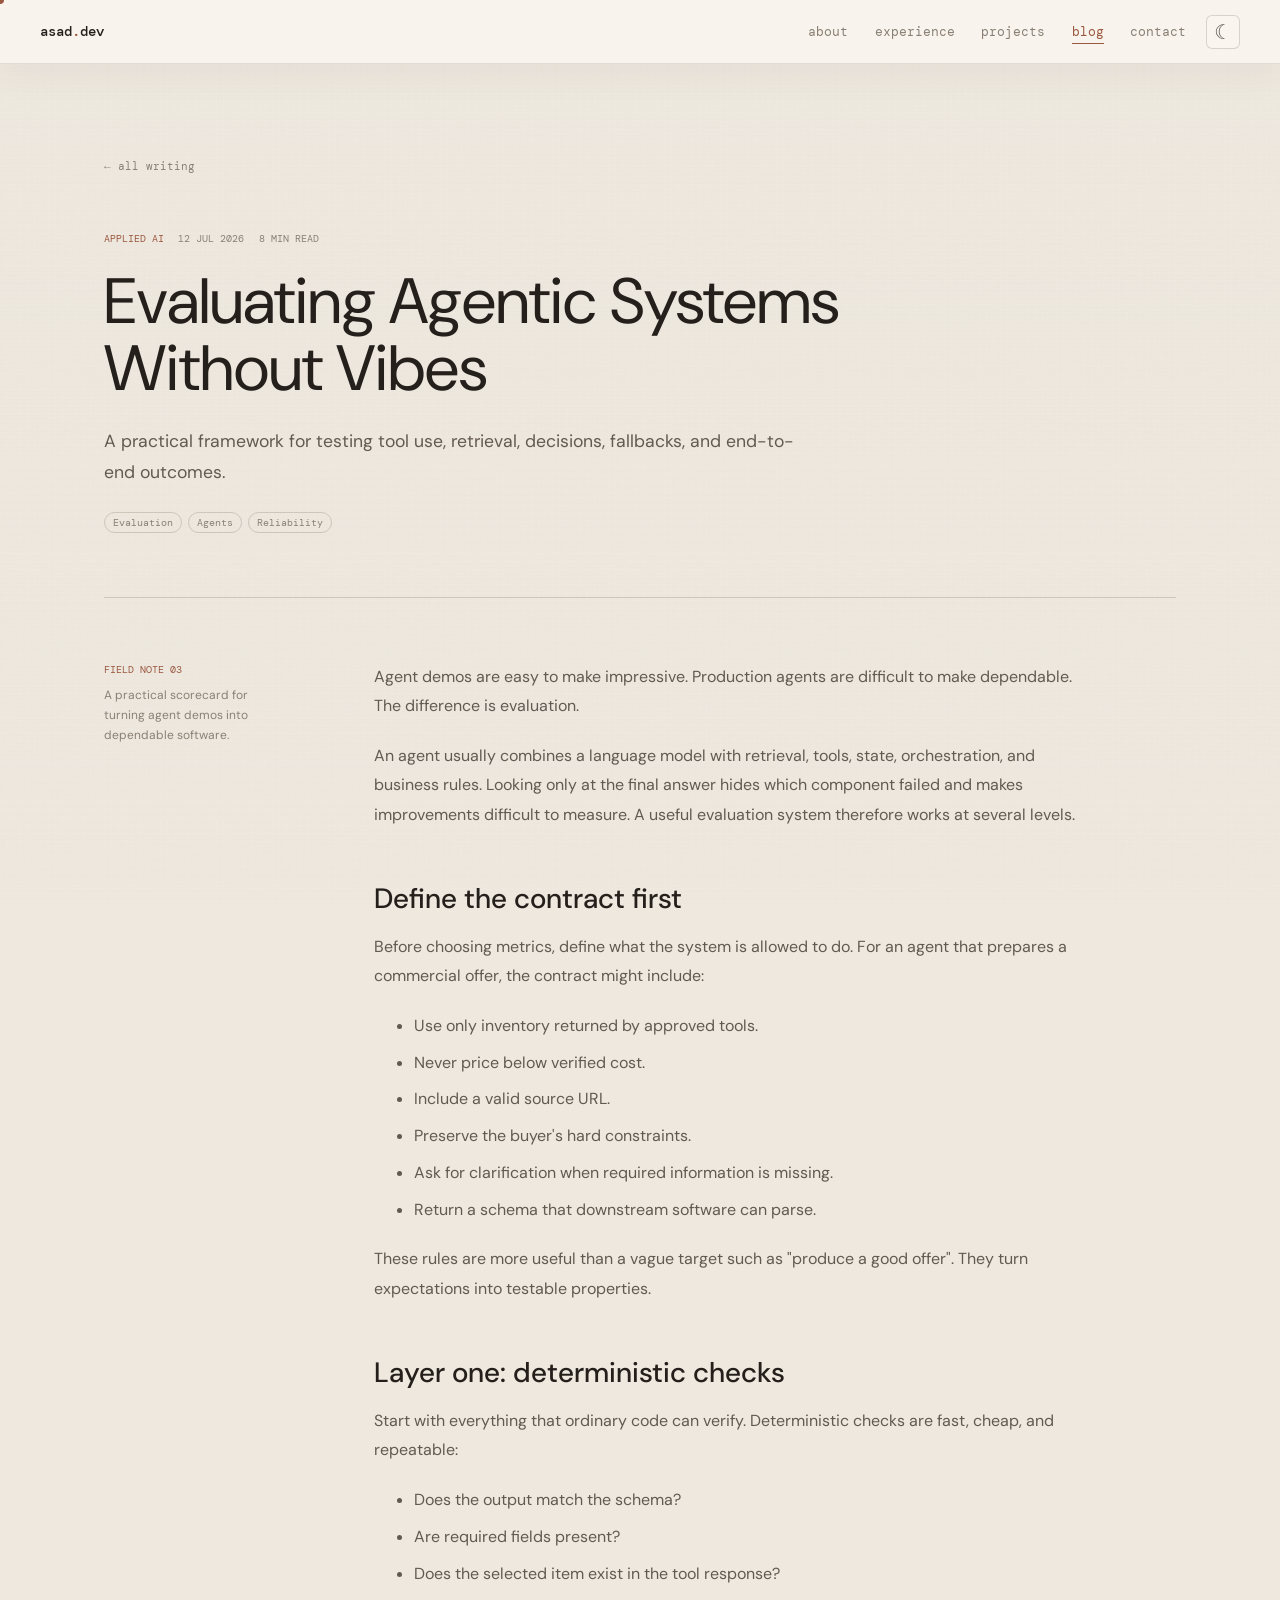
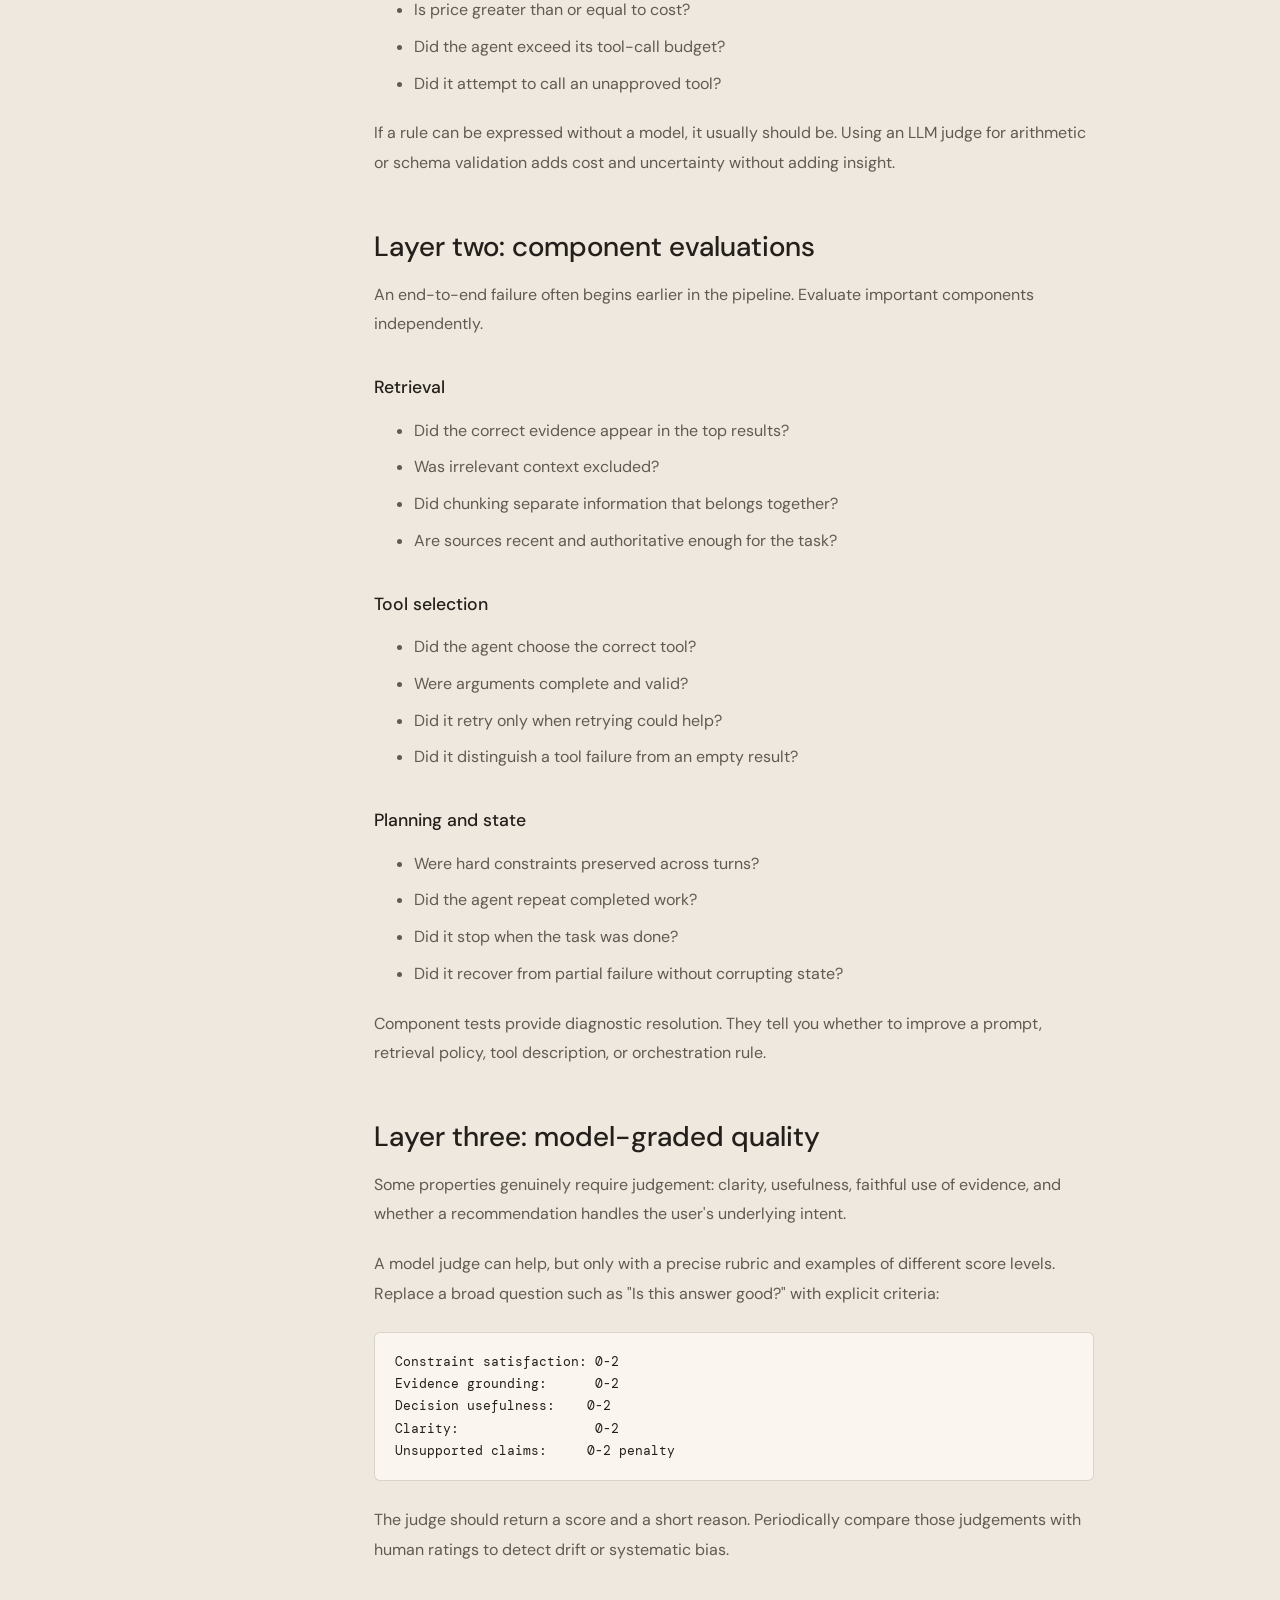
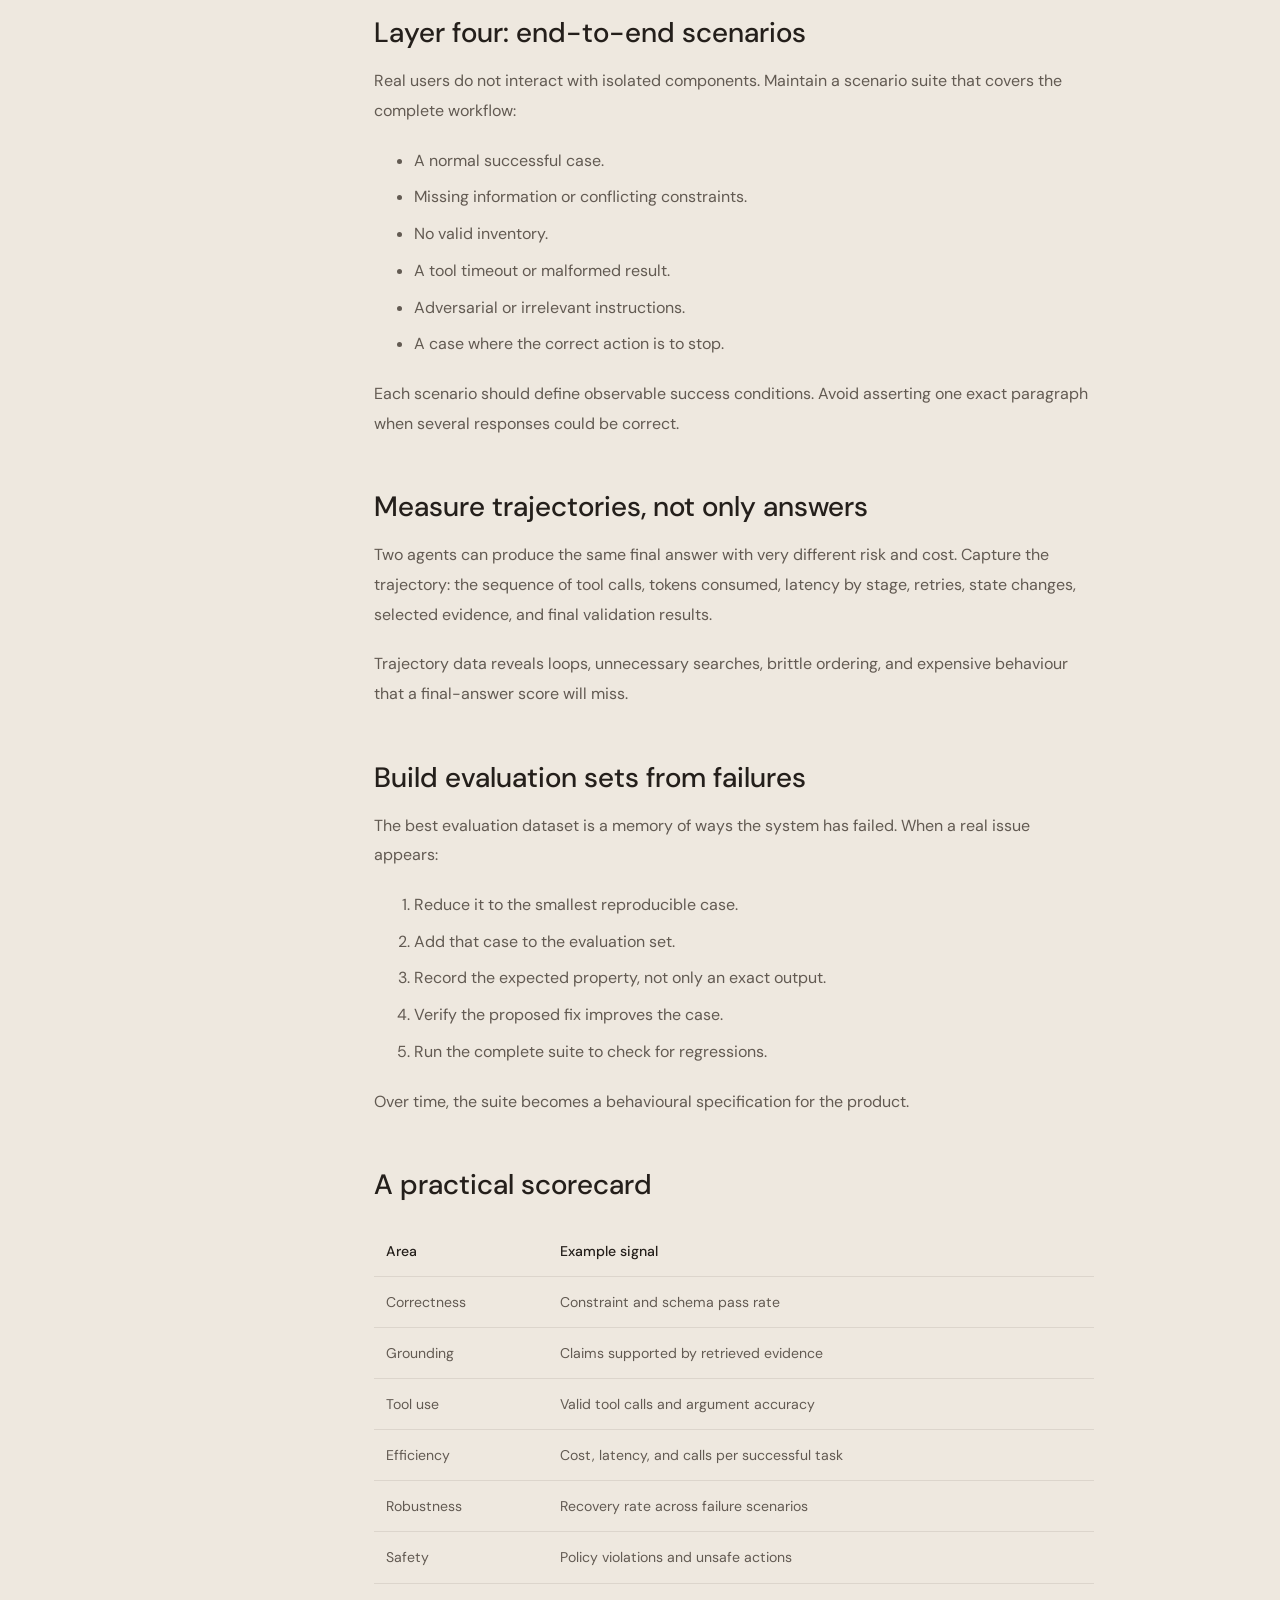
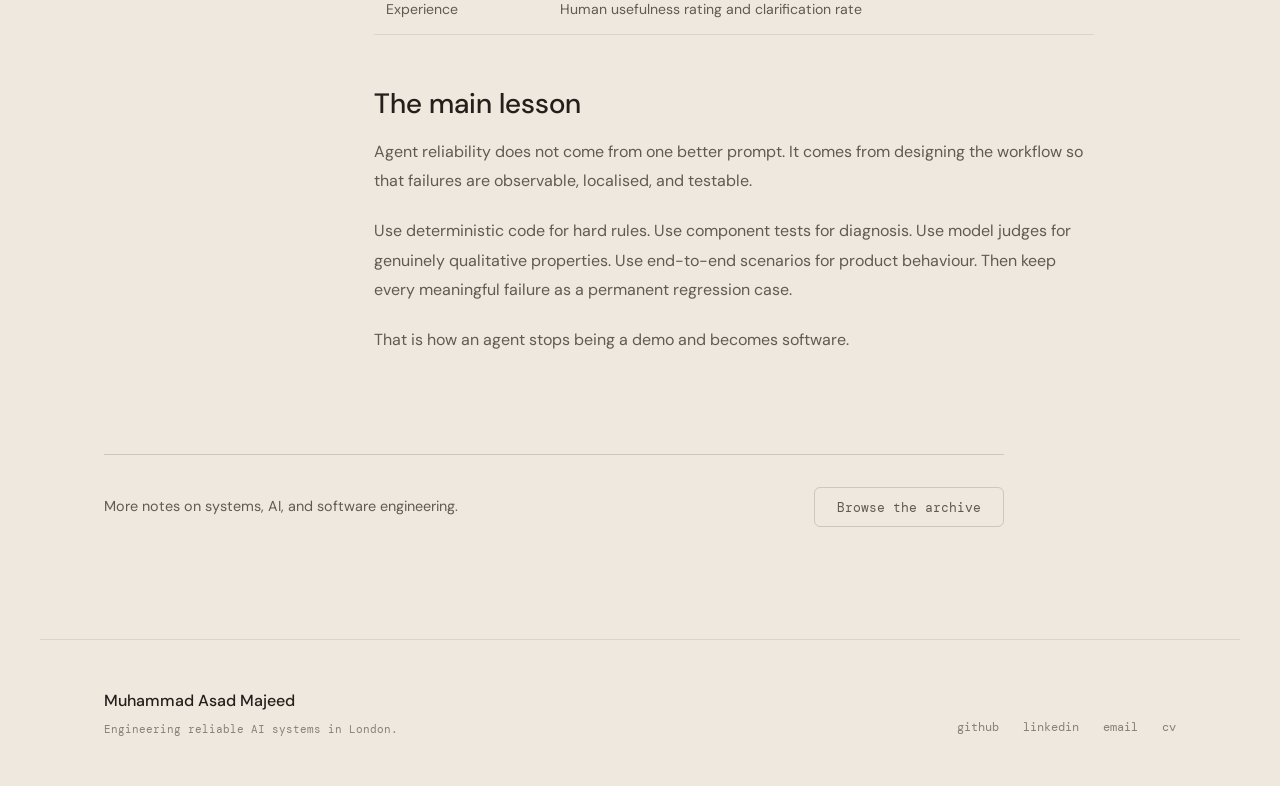
<file: blog/evaluating-agentic-systems.html>
<!DOCTYPE html>
<html lang="en">
<head>
    <meta charset="UTF-8">
    <meta name="viewport" content="width=device-width, initial-scale=1.0">
    <script>
        (() => {
            let savedTheme = null;
            try {
                savedTheme = localStorage.getItem("portfolio-theme");
            } catch {
                // Storage can be unavailable in strict privacy modes.
            }
            const theme = savedTheme === "dark" ? "dark" : "light";
            document.documentElement.dataset.theme = theme;
        })();
    </script>
    <link rel="preconnect" href="https://fonts.googleapis.com">
    <link rel="preconnect" href="https://fonts.gstatic.com" crossorigin>
    <link rel="stylesheet" href="https://fonts.googleapis.com/css2?family=DM+Mono:wght@400;500&family=DM+Sans:wght@300;400;500;600&display=swap">
    <link rel="stylesheet" href="../css/variables.css">
    <link rel="stylesheet" href="../css/reset.css">
    <link rel="stylesheet" href="../css/layout.css">
    <link rel="stylesheet" href="../css/components.css">
    <link rel="stylesheet" href="../css/animations.css">
    <link rel="stylesheet" href="../css/blog.css">
    <link rel="icon" href="../images/favicon.svg" type="image/svg+xml">
    <meta name="description" content="A practical framework for testing tool use, retrieval, decisions, fallbacks, and end-to-end outcomes.">
    <title>Evaluating Agentic Systems Without Vibes | Muhammad Asad Majeed</title>
</head>
<body class="blog-page">
    <div id="scroll-bar" aria-hidden="true"></div>
    <div id="cursor" aria-hidden="true"></div>
    <main id="main-content">
        <nav class="site-nav" aria-label="Primary navigation">
            <a class="site-nav-logo glitch-text" href="../index.html" aria-label="Muhammad Asad Majeed home">asad<span>.</span>dev</a>
            <div class="site-nav-actions">
                <ul class="site-nav-links">
                    <li><a href="../index.html#About" class="site-nav-link">about</a></li>
                    <li><a href="../index.html#Experience" class="site-nav-link">experience</a></li>
                    <li><a href="../index.html#Projects" class="site-nav-link">projects</a></li>
                    <li><a href="./index.html" class="site-nav-link active">blog</a></li>
                    <li><a href="../index.html#Contact" class="site-nav-link">contact</a></li>
                </ul>
                <button class="theme-toggle" type="button" data-theme-toggle aria-label="Switch theme" title="Switch theme">
                    <span class="theme-toggle-sun" aria-hidden="true">&#9788;</span>
                    <span class="theme-toggle-moon" aria-hidden="true">&#9790;</span>
                </button>
            </div>
        </nav>

        <article class="article-shell">
            <header class="article-header">
                <a class="article-back" href="./index.html">&larr; all writing</a>
                <div class="article-kicker">
                    <span>Applied AI</span>
                    <time datetime="2026-07-12">12 Jul 2026</time>
                    <span>8 min read</span>
                </div>
                <h1>Evaluating Agentic Systems Without Vibes</h1>
                <p class="article-deck">A practical framework for testing tool use, retrieval, decisions, fallbacks, and end-to-end outcomes.</p>
                <div class="article-tags" aria-label="Topics">
                    <span class="tag">Evaluation</span>
                    <span class="tag">Agents</span>
                    <span class="tag">Reliability</span>
                </div>
            </header>
            <div class="article-layout">
                <aside class="article-aside">
                    <p>Field note 03</p>
                    <span>A practical scorecard for turning agent demos into dependable software.</span>
                </aside>
                <div class="article-body">
                    <p>Agent demos are easy to make impressive. Production agents are difficult to make dependable. The difference is evaluation.</p>
                    <p>An agent usually combines a language model with retrieval, tools, state, orchestration, and business rules. Looking only at the final answer hides which component failed and makes improvements difficult to measure. A useful evaluation system therefore works at several levels.</p>

                    <h2>Define the contract first</h2>
                    <p>Before choosing metrics, define what the system is allowed to do. For an agent that prepares a commercial offer, the contract might include:</p>
                    <ul>
                        <li>Use only inventory returned by approved tools.</li>
                        <li>Never price below verified cost.</li>
                        <li>Include a valid source URL.</li>
                        <li>Preserve the buyer's hard constraints.</li>
                        <li>Ask for clarification when required information is missing.</li>
                        <li>Return a schema that downstream software can parse.</li>
                    </ul>
                    <p>These rules are more useful than a vague target such as "produce a good offer". They turn expectations into testable properties.</p>

                    <h2>Layer one: deterministic checks</h2>
                    <p>Start with everything that ordinary code can verify. Deterministic checks are fast, cheap, and repeatable:</p>
                    <ul>
                        <li>Does the output match the schema?</li>
                        <li>Are required fields present?</li>
                        <li>Does the selected item exist in the tool response?</li>
                        <li>Is price greater than or equal to cost?</li>
                        <li>Did the agent exceed its tool-call budget?</li>
                        <li>Did it attempt to call an unapproved tool?</li>
                    </ul>
                    <p>If a rule can be expressed without a model, it usually should be. Using an LLM judge for arithmetic or schema validation adds cost and uncertainty without adding insight.</p>

                    <h2>Layer two: component evaluations</h2>
                    <p>An end-to-end failure often begins earlier in the pipeline. Evaluate important components independently.</p>
                    <h3>Retrieval</h3>
                    <ul>
                        <li>Did the correct evidence appear in the top results?</li>
                        <li>Was irrelevant context excluded?</li>
                        <li>Did chunking separate information that belongs together?</li>
                        <li>Are sources recent and authoritative enough for the task?</li>
                    </ul>
                    <h3>Tool selection</h3>
                    <ul>
                        <li>Did the agent choose the correct tool?</li>
                        <li>Were arguments complete and valid?</li>
                        <li>Did it retry only when retrying could help?</li>
                        <li>Did it distinguish a tool failure from an empty result?</li>
                    </ul>
                    <h3>Planning and state</h3>
                    <ul>
                        <li>Were hard constraints preserved across turns?</li>
                        <li>Did the agent repeat completed work?</li>
                        <li>Did it stop when the task was done?</li>
                        <li>Did it recover from partial failure without corrupting state?</li>
                    </ul>
                    <p>Component tests provide diagnostic resolution. They tell you whether to improve a prompt, retrieval policy, tool description, or orchestration rule.</p>

                    <h2>Layer three: model-graded quality</h2>
                    <p>Some properties genuinely require judgement: clarity, usefulness, faithful use of evidence, and whether a recommendation handles the user's underlying intent.</p>
                    <p>A model judge can help, but only with a precise rubric and examples of different score levels. Replace a broad question such as "Is this answer good?" with explicit criteria:</p>
                    <pre><code>Constraint satisfaction: 0-2
Evidence grounding:      0-2
Decision usefulness:    0-2
Clarity:                 0-2
Unsupported claims:     0-2 penalty</code></pre>
                    <p>The judge should return a score and a short reason. Periodically compare those judgements with human ratings to detect drift or systematic bias.</p>

                    <h2>Layer four: end-to-end scenarios</h2>
                    <p>Real users do not interact with isolated components. Maintain a scenario suite that covers the complete workflow:</p>
                    <ul>
                        <li>A normal successful case.</li>
                        <li>Missing information or conflicting constraints.</li>
                        <li>No valid inventory.</li>
                        <li>A tool timeout or malformed result.</li>
                        <li>Adversarial or irrelevant instructions.</li>
                        <li>A case where the correct action is to stop.</li>
                    </ul>
                    <p>Each scenario should define observable success conditions. Avoid asserting one exact paragraph when several responses could be correct.</p>

                    <h2>Measure trajectories, not only answers</h2>
                    <p>Two agents can produce the same final answer with very different risk and cost. Capture the trajectory: the sequence of tool calls, tokens consumed, latency by stage, retries, state changes, selected evidence, and final validation results.</p>
                    <p>Trajectory data reveals loops, unnecessary searches, brittle ordering, and expensive behaviour that a final-answer score will miss.</p>

                    <h2>Build evaluation sets from failures</h2>
                    <p>The best evaluation dataset is a memory of ways the system has failed. When a real issue appears:</p>
                    <ol>
                        <li>Reduce it to the smallest reproducible case.</li>
                        <li>Add that case to the evaluation set.</li>
                        <li>Record the expected property, not only an exact output.</li>
                        <li>Verify the proposed fix improves the case.</li>
                        <li>Run the complete suite to check for regressions.</li>
                    </ol>
                    <p>Over time, the suite becomes a behavioural specification for the product.</p>

                    <h2>A practical scorecard</h2>
                    <table>
                        <thead>
                            <tr><th>Area</th><th>Example signal</th></tr>
                        </thead>
                        <tbody>
                            <tr><td>Correctness</td><td>Constraint and schema pass rate</td></tr>
                            <tr><td>Grounding</td><td>Claims supported by retrieved evidence</td></tr>
                            <tr><td>Tool use</td><td>Valid tool calls and argument accuracy</td></tr>
                            <tr><td>Efficiency</td><td>Cost, latency, and calls per successful task</td></tr>
                            <tr><td>Robustness</td><td>Recovery rate across failure scenarios</td></tr>
                            <tr><td>Safety</td><td>Policy violations and unsafe actions</td></tr>
                            <tr><td>Experience</td><td>Human usefulness rating and clarification rate</td></tr>
                        </tbody>
                    </table>

                    <h2>The main lesson</h2>
                    <p>Agent reliability does not come from one better prompt. It comes from designing the workflow so that failures are observable, localised, and testable.</p>
                    <p>Use deterministic code for hard rules. Use component tests for diagnosis. Use model judges for genuinely qualitative properties. Use end-to-end scenarios for product behaviour. Then keep every meaningful failure as a permanent regression case.</p>
                    <p>That is how an agent stops being a demo and becomes software.</p>
                </div>
            </div>
            <footer class="article-footer">
                <p>More notes on systems, AI, and software engineering.</p>
                <a class="btn-ghost" href="./index.html">Browse the archive</a>
            </footer>
        </article>

        <footer class="site-footer site-footer-editorial">
            <div class="footer-signoff">
                <a class="footer-name" href="../index.html">Muhammad Asad Majeed</a>
                <p>Engineering reliable AI systems in London.</p>
            </div>
            <nav class="footer-links" aria-label="Footer links">
                <a href="https://github.com/asad24-dev" target="_blank" rel="noopener noreferrer">github</a>
                <a href="https://linkedin.com/in/muhammad-asad-majeed" target="_blank" rel="noopener noreferrer">linkedin</a>
                <a href="mailto:asadmajeed2005@gmail.com">email</a>
                <a href="../images/asad-majeed-cv.pdf" download="Muhammad-Asad-Majeed-CV.pdf">cv</a>
            </nav>
        </footer>
    </main>
    <script src="../js/main.js" defer></script>
    <script src="../js/scroll-animate.js" defer></script>
    <script src="../js/cursor.js" defer></script>
</body>
</html>
</file>
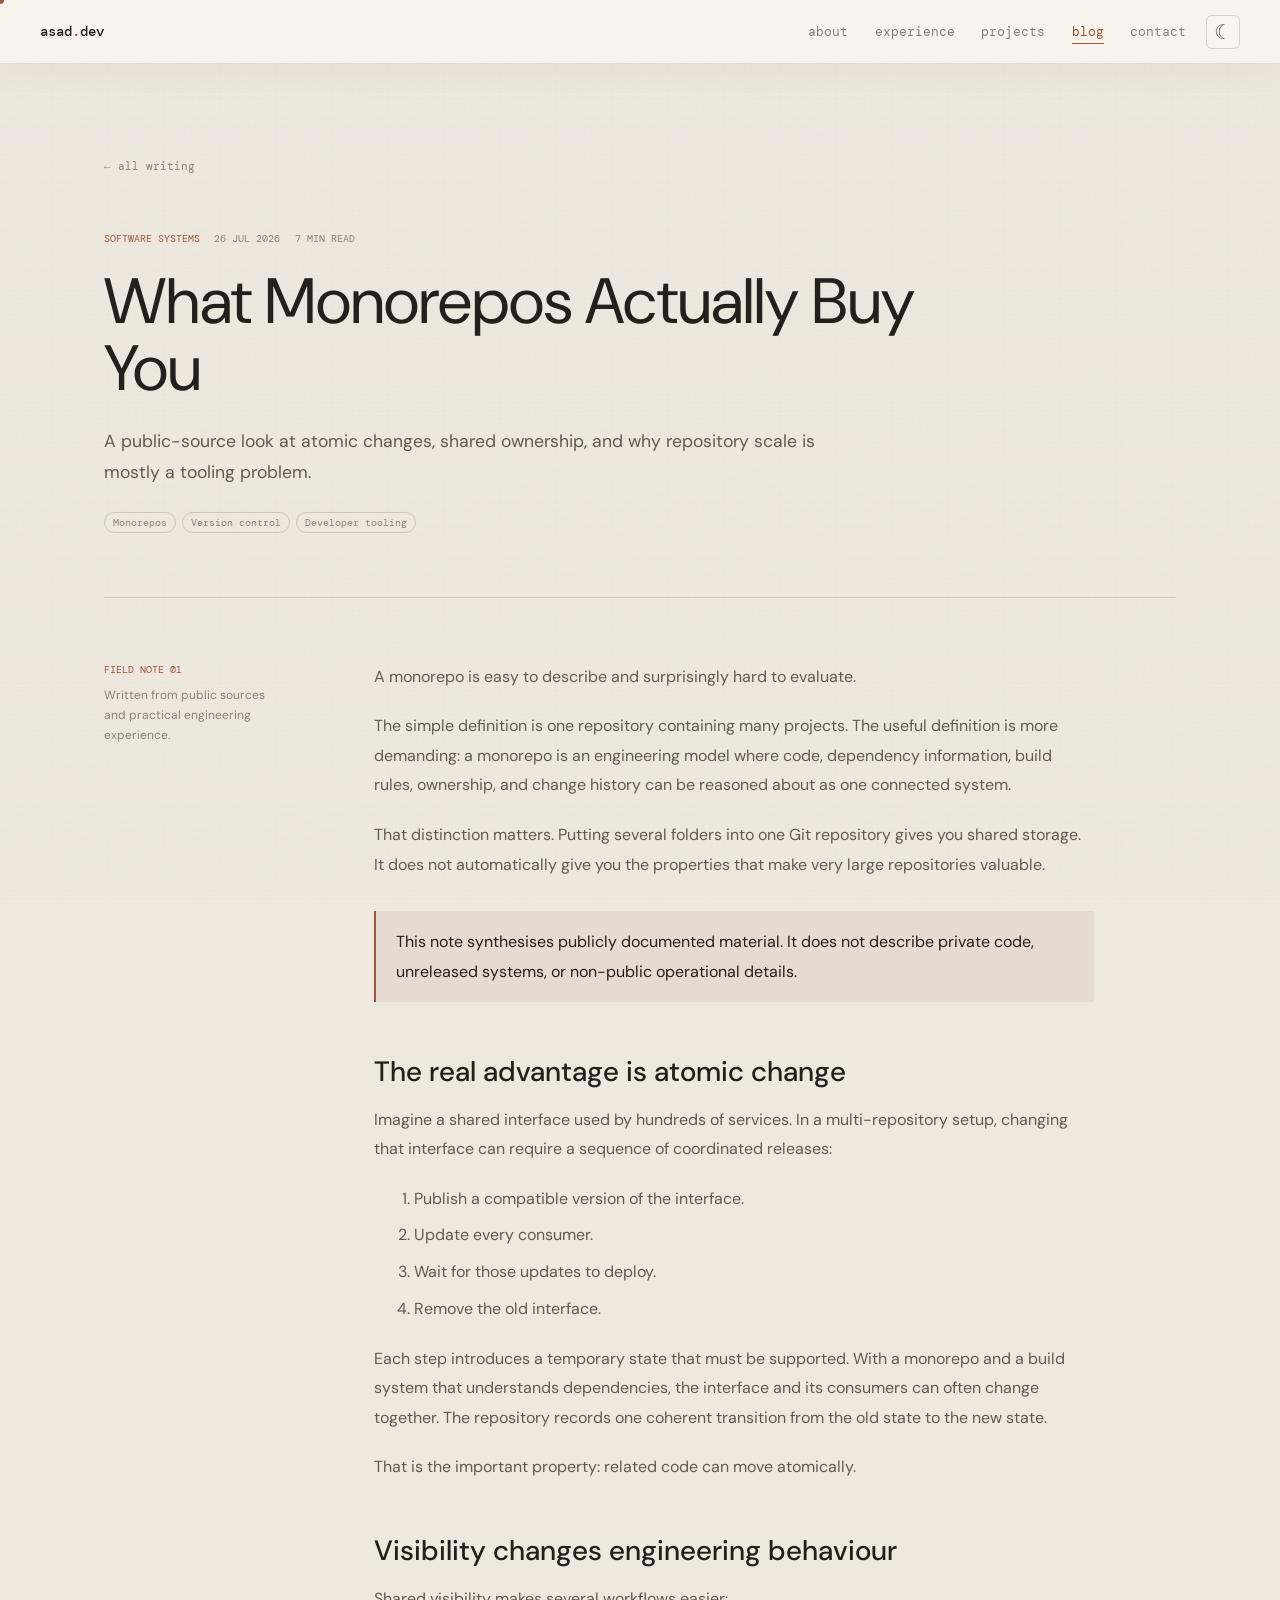
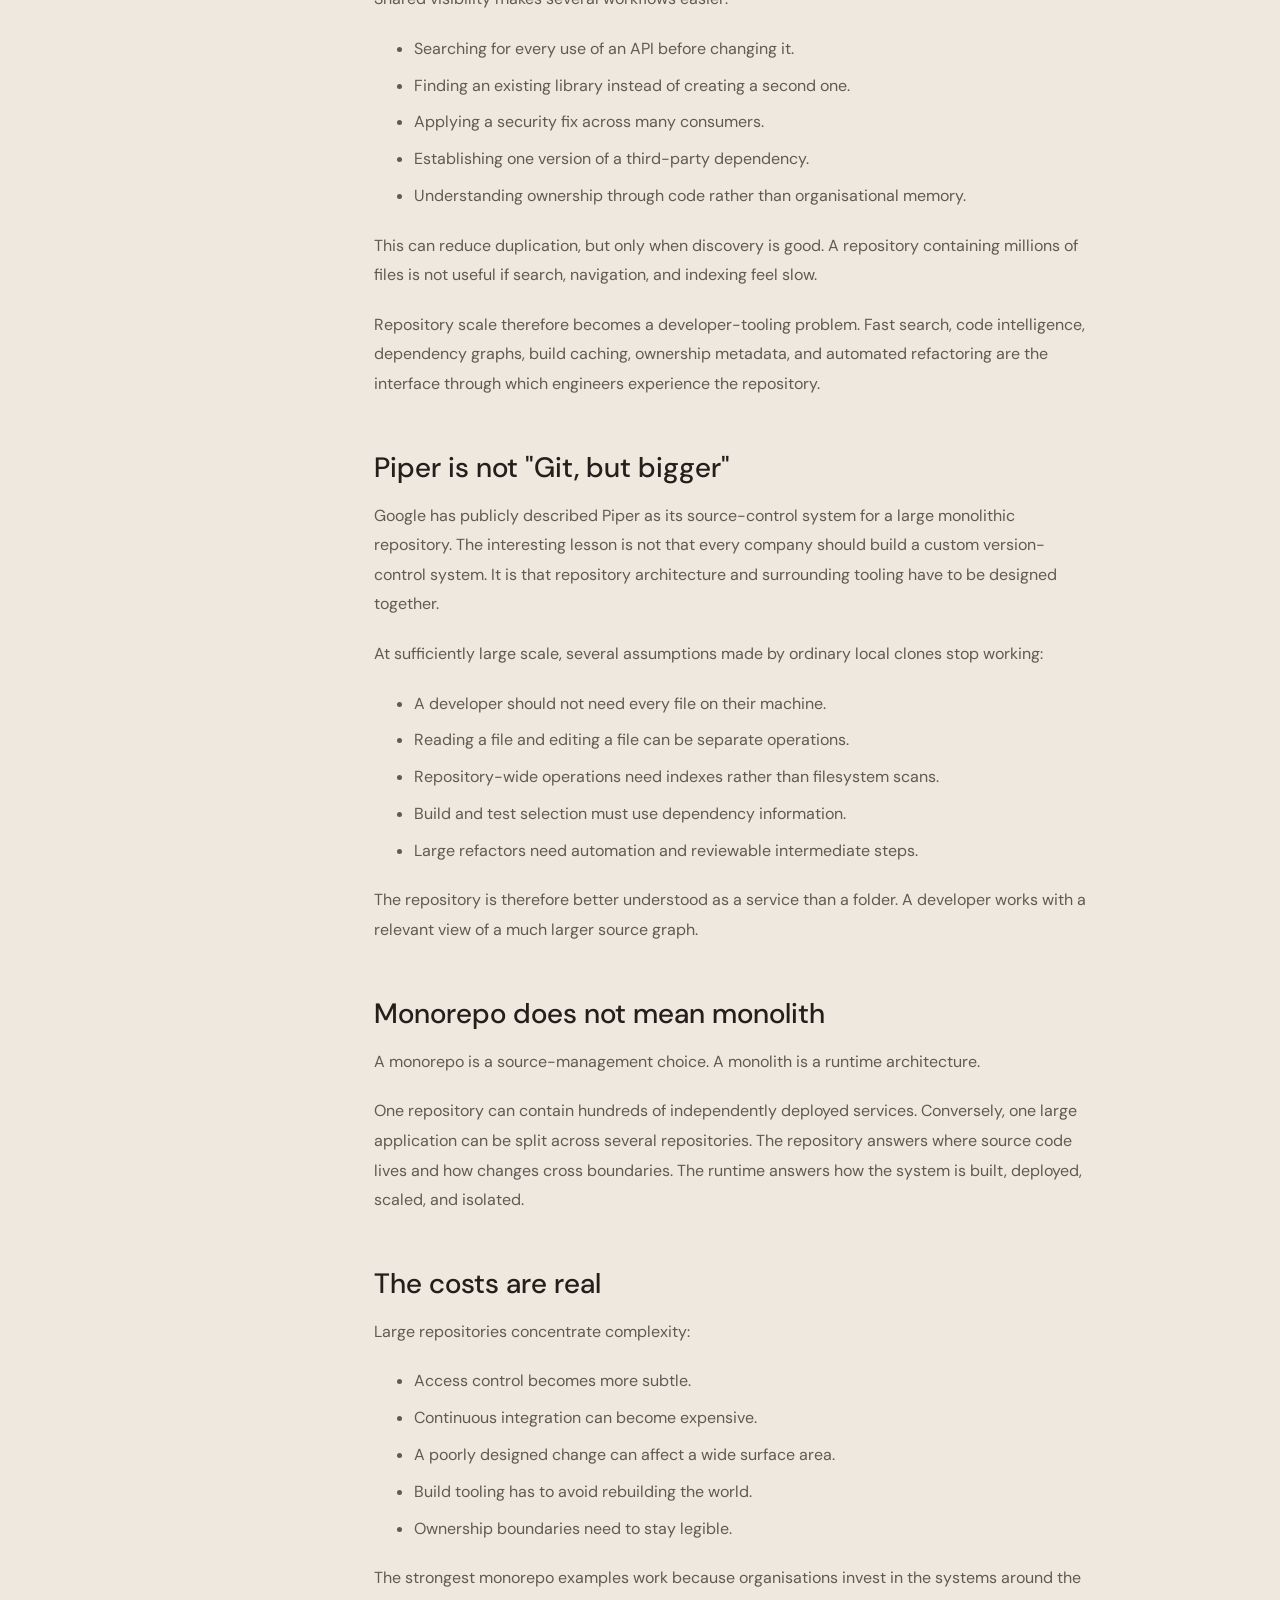
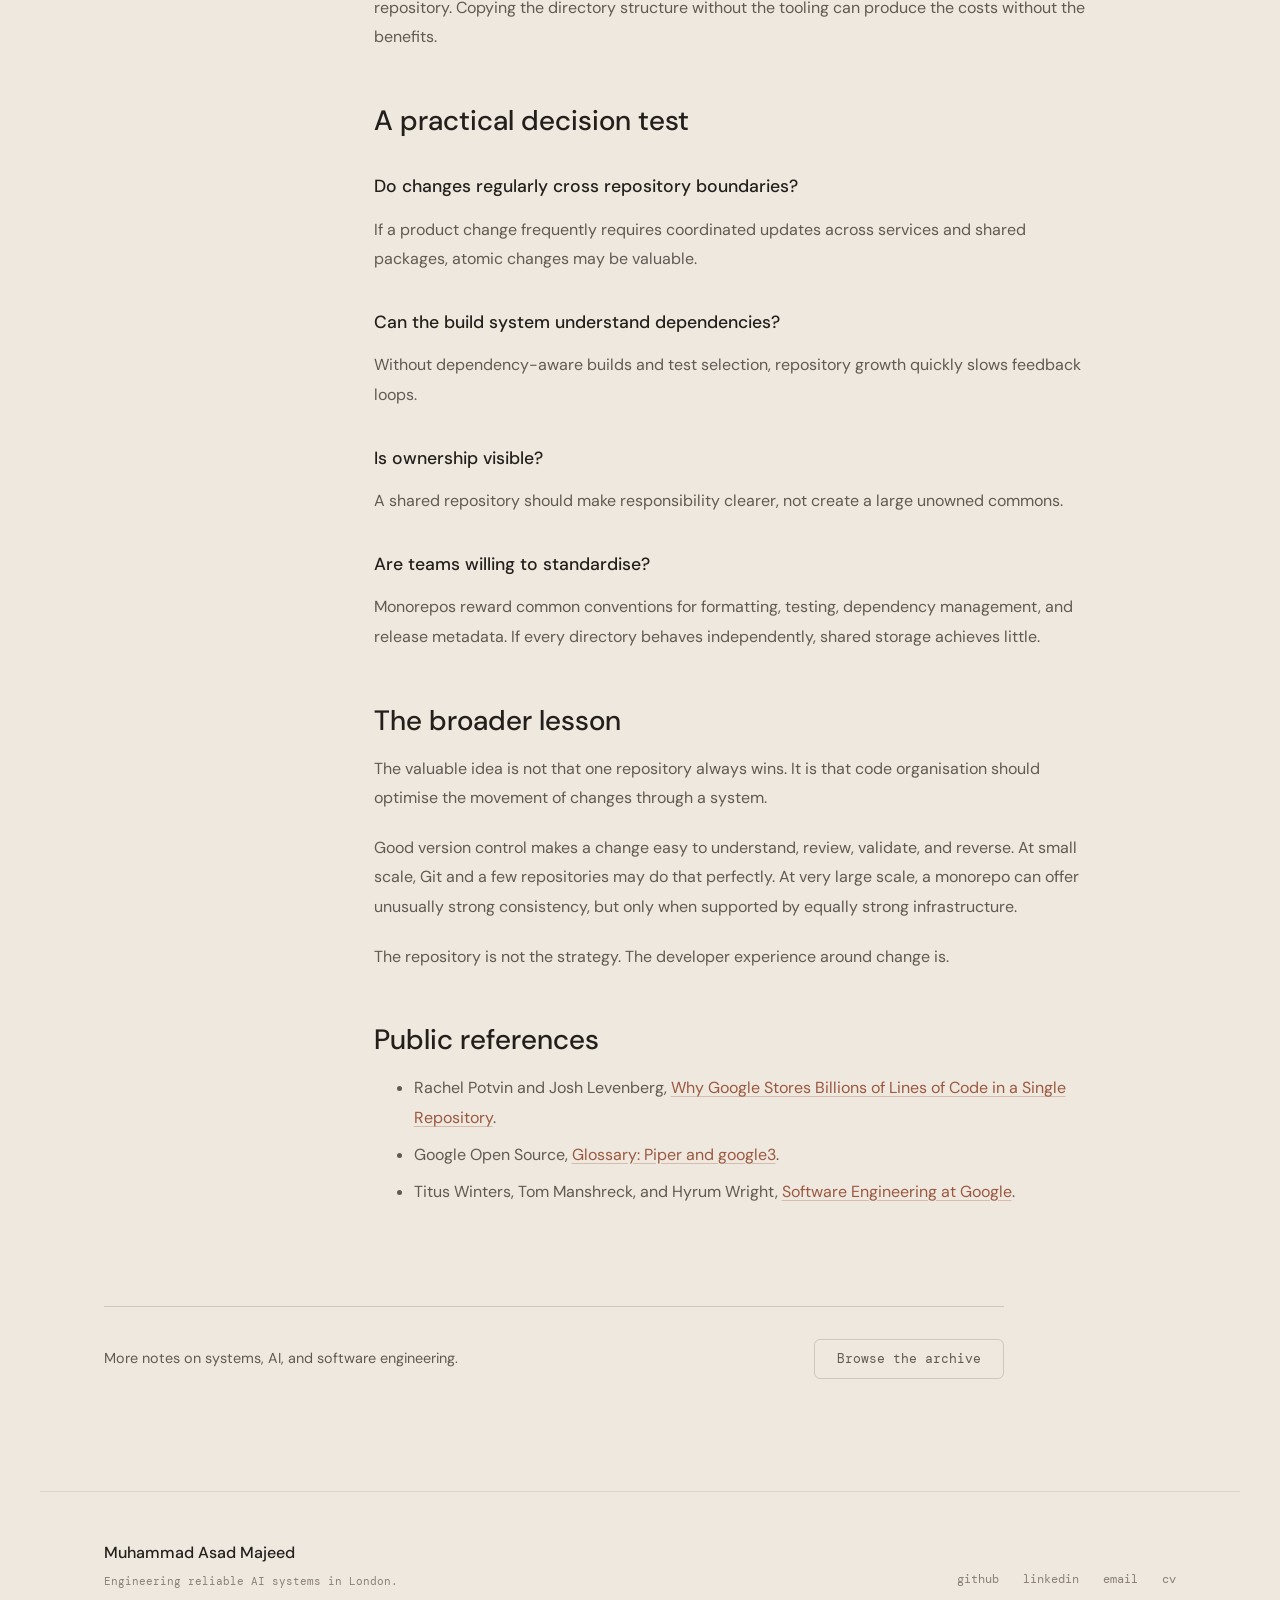
<file: blog/monorepos-and-piper.html>
<!DOCTYPE html>
<html lang="en">
<head>
    <meta charset="UTF-8">
    <meta name="viewport" content="width=device-width, initial-scale=1.0">
    <script>
        (() => {
            let savedTheme = null;
            try {
                savedTheme = localStorage.getItem("portfolio-theme");
            } catch {
                // Storage can be unavailable in strict privacy modes.
            }
            const theme = savedTheme === "dark" ? "dark" : "light";
            document.documentElement.dataset.theme = theme;
        })();
    </script>
    <link rel="preconnect" href="https://fonts.googleapis.com">
    <link rel="preconnect" href="https://fonts.gstatic.com" crossorigin>
    <link rel="stylesheet" href="https://fonts.googleapis.com/css2?family=DM+Mono:wght@400;500&family=DM+Sans:wght@300;400;500;600&display=swap">
    <link rel="stylesheet" href="../css/variables.css">
    <link rel="stylesheet" href="../css/reset.css">
    <link rel="stylesheet" href="../css/layout.css">
    <link rel="stylesheet" href="../css/components.css">
    <link rel="stylesheet" href="../css/animations.css">
    <link rel="stylesheet" href="../css/blog.css">
    <link rel="icon" href="../images/favicon.svg" type="image/svg+xml">
    <meta name="description" content="A public-source look at atomic changes, shared ownership, and why repository scale is mostly a tooling problem.">
    <title>What Monorepos Actually Buy You | Muhammad Asad Majeed</title>
</head>
<body class="blog-page">
    <div id="scroll-bar" aria-hidden="true"></div>
    <div id="cursor" aria-hidden="true"></div>
    <main id="main-content">
        <nav class="site-nav" aria-label="Primary navigation">
            <a class="site-nav-logo glitch-text" href="../index.html" aria-label="Muhammad Asad Majeed home">asad<span>.</span>dev</a>
            <div class="site-nav-actions">
                <ul class="site-nav-links">
                    <li><a href="../index.html#About" class="site-nav-link">about</a></li>
                    <li><a href="../index.html#Experience" class="site-nav-link">experience</a></li>
                    <li><a href="../index.html#Projects" class="site-nav-link">projects</a></li>
                    <li><a href="./index.html" class="site-nav-link active">blog</a></li>
                    <li><a href="../index.html#Contact" class="site-nav-link">contact</a></li>
                </ul>
                <button class="theme-toggle" type="button" data-theme-toggle aria-label="Switch theme" title="Switch theme">
                    <span class="theme-toggle-sun" aria-hidden="true">&#9788;</span>
                    <span class="theme-toggle-moon" aria-hidden="true">&#9790;</span>
                </button>
            </div>
        </nav>

        <article class="article-shell">
            <header class="article-header">
                <a class="article-back" href="./index.html">&larr; all writing</a>
                <div class="article-kicker">
                    <span>Software systems</span>
                    <time datetime="2026-07-26">26 Jul 2026</time>
                    <span>7 min read</span>
                </div>
                <h1>What Monorepos Actually Buy You</h1>
                <p class="article-deck">A public-source look at atomic changes, shared ownership, and why repository scale is mostly a tooling problem.</p>
                <div class="article-tags" aria-label="Topics">
                    <span class="tag">Monorepos</span>
                    <span class="tag">Version control</span>
                    <span class="tag">Developer tooling</span>
                </div>
            </header>
            <div class="article-layout">
                <aside class="article-aside">
                    <p>Field note 01</p>
                    <span>Written from public sources and practical engineering experience.</span>
                </aside>
                <div class="article-body">
                    <p>A monorepo is easy to describe and surprisingly hard to evaluate.</p>
                    <p>The simple definition is one repository containing many projects. The useful definition is more demanding: a monorepo is an engineering model where code, dependency information, build rules, ownership, and change history can be reasoned about as one connected system.</p>
                    <p>That distinction matters. Putting several folders into one Git repository gives you shared storage. It does not automatically give you the properties that make very large repositories valuable.</p>

                    <blockquote>
                        <p>This note synthesises publicly documented material. It does not describe private code, unreleased systems, or non-public operational details.</p>
                    </blockquote>

                    <h2>The real advantage is atomic change</h2>
                    <p>Imagine a shared interface used by hundreds of services. In a multi-repository setup, changing that interface can require a sequence of coordinated releases:</p>
                    <ol>
                        <li>Publish a compatible version of the interface.</li>
                        <li>Update every consumer.</li>
                        <li>Wait for those updates to deploy.</li>
                        <li>Remove the old interface.</li>
                    </ol>
                    <p>Each step introduces a temporary state that must be supported. With a monorepo and a build system that understands dependencies, the interface and its consumers can often change together. The repository records one coherent transition from the old state to the new state.</p>
                    <p>That is the important property: related code can move atomically.</p>

                    <h2>Visibility changes engineering behaviour</h2>
                    <p>Shared visibility makes several workflows easier:</p>
                    <ul>
                        <li>Searching for every use of an API before changing it.</li>
                        <li>Finding an existing library instead of creating a second one.</li>
                        <li>Applying a security fix across many consumers.</li>
                        <li>Establishing one version of a third-party dependency.</li>
                        <li>Understanding ownership through code rather than organisational memory.</li>
                    </ul>
                    <p>This can reduce duplication, but only when discovery is good. A repository containing millions of files is not useful if search, navigation, and indexing feel slow.</p>
                    <p>Repository scale therefore becomes a developer-tooling problem. Fast search, code intelligence, dependency graphs, build caching, ownership metadata, and automated refactoring are the interface through which engineers experience the repository.</p>

                    <h2>Piper is not "Git, but bigger"</h2>
                    <p>Google has publicly described Piper as its source-control system for a large monolithic repository. The interesting lesson is not that every company should build a custom version-control system. It is that repository architecture and surrounding tooling have to be designed together.</p>
                    <p>At sufficiently large scale, several assumptions made by ordinary local clones stop working:</p>
                    <ul>
                        <li>A developer should not need every file on their machine.</li>
                        <li>Reading a file and editing a file can be separate operations.</li>
                        <li>Repository-wide operations need indexes rather than filesystem scans.</li>
                        <li>Build and test selection must use dependency information.</li>
                        <li>Large refactors need automation and reviewable intermediate steps.</li>
                    </ul>
                    <p>The repository is therefore better understood as a service than a folder. A developer works with a relevant view of a much larger source graph.</p>

                    <h2>Monorepo does not mean monolith</h2>
                    <p>A monorepo is a source-management choice. A monolith is a runtime architecture.</p>
                    <p>One repository can contain hundreds of independently deployed services. Conversely, one large application can be split across several repositories. The repository answers where source code lives and how changes cross boundaries. The runtime answers how the system is built, deployed, scaled, and isolated.</p>

                    <h2>The costs are real</h2>
                    <p>Large repositories concentrate complexity:</p>
                    <ul>
                        <li>Access control becomes more subtle.</li>
                        <li>Continuous integration can become expensive.</li>
                        <li>A poorly designed change can affect a wide surface area.</li>
                        <li>Build tooling has to avoid rebuilding the world.</li>
                        <li>Ownership boundaries need to stay legible.</li>
                    </ul>
                    <p>The strongest monorepo examples work because organisations invest in the systems around the repository. Copying the directory structure without the tooling can produce the costs without the benefits.</p>

                    <h2>A practical decision test</h2>
                    <h3>Do changes regularly cross repository boundaries?</h3>
                    <p>If a product change frequently requires coordinated updates across services and shared packages, atomic changes may be valuable.</p>
                    <h3>Can the build system understand dependencies?</h3>
                    <p>Without dependency-aware builds and test selection, repository growth quickly slows feedback loops.</p>
                    <h3>Is ownership visible?</h3>
                    <p>A shared repository should make responsibility clearer, not create a large unowned commons.</p>
                    <h3>Are teams willing to standardise?</h3>
                    <p>Monorepos reward common conventions for formatting, testing, dependency management, and release metadata. If every directory behaves independently, shared storage achieves little.</p>

                    <h2>The broader lesson</h2>
                    <p>The valuable idea is not that one repository always wins. It is that code organisation should optimise the movement of changes through a system.</p>
                    <p>Good version control makes a change easy to understand, review, validate, and reverse. At small scale, Git and a few repositories may do that perfectly. At very large scale, a monorepo can offer unusually strong consistency, but only when supported by equally strong infrastructure.</p>
                    <p>The repository is not the strategy. The developer experience around change is.</p>

                    <h2>Public references</h2>
                    <ul>
                        <li>Rachel Potvin and Josh Levenberg, <a href="https://research.google.com/pubs/pub45424.html" target="_blank" rel="noopener noreferrer">Why Google Stores Billions of Lines of Code in a Single Repository</a>.</li>
                        <li>Google Open Source, <a href="https://opensource.google/documentation/reference/glossary" target="_blank" rel="noopener noreferrer">Glossary: Piper and google3</a>.</li>
                        <li>Titus Winters, Tom Manshreck, and Hyrum Wright, <a href="https://abseil.io/resources/swe-book" target="_blank" rel="noopener noreferrer">Software Engineering at Google</a>.</li>
                    </ul>
                </div>
            </div>
            <footer class="article-footer">
                <p>More notes on systems, AI, and software engineering.</p>
                <a class="btn-ghost" href="./index.html">Browse the archive</a>
            </footer>
        </article>

        <footer class="site-footer site-footer-editorial">
            <div class="footer-signoff">
                <a class="footer-name" href="../index.html">Muhammad Asad Majeed</a>
                <p>Engineering reliable AI systems in London.</p>
            </div>
            <nav class="footer-links" aria-label="Footer links">
                <a href="https://github.com/asad24-dev" target="_blank" rel="noopener noreferrer">github</a>
                <a href="https://linkedin.com/in/muhammad-asad-majeed" target="_blank" rel="noopener noreferrer">linkedin</a>
                <a href="mailto:asadmajeed2005@gmail.com">email</a>
                <a href="../images/asad-majeed-cv.pdf" download="Muhammad-Asad-Majeed-CV.pdf">cv</a>
            </nav>
        </footer>
    </main>
    <script src="../js/main.js" defer></script>
    <script src="../js/scroll-animate.js" defer></script>
    <script src="../js/cursor.js" defer></script>
</body>
</html>
</file>
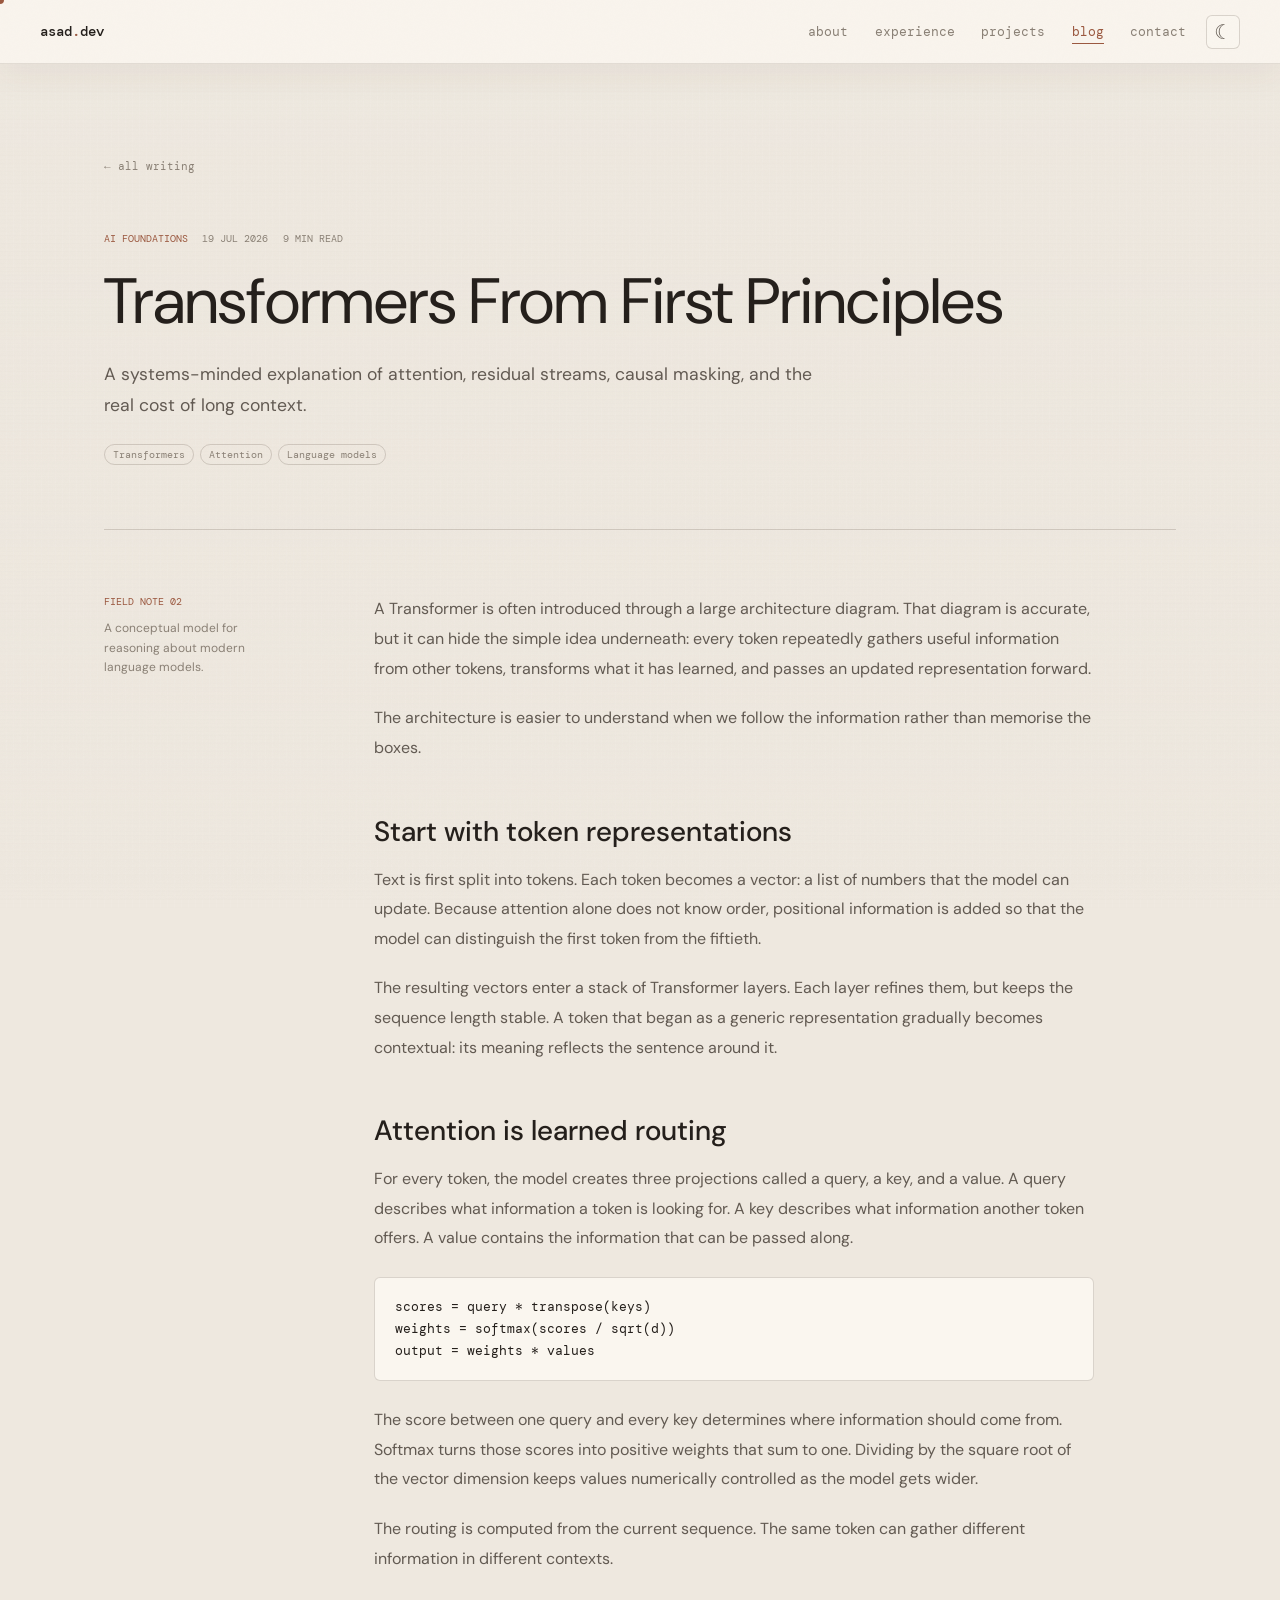
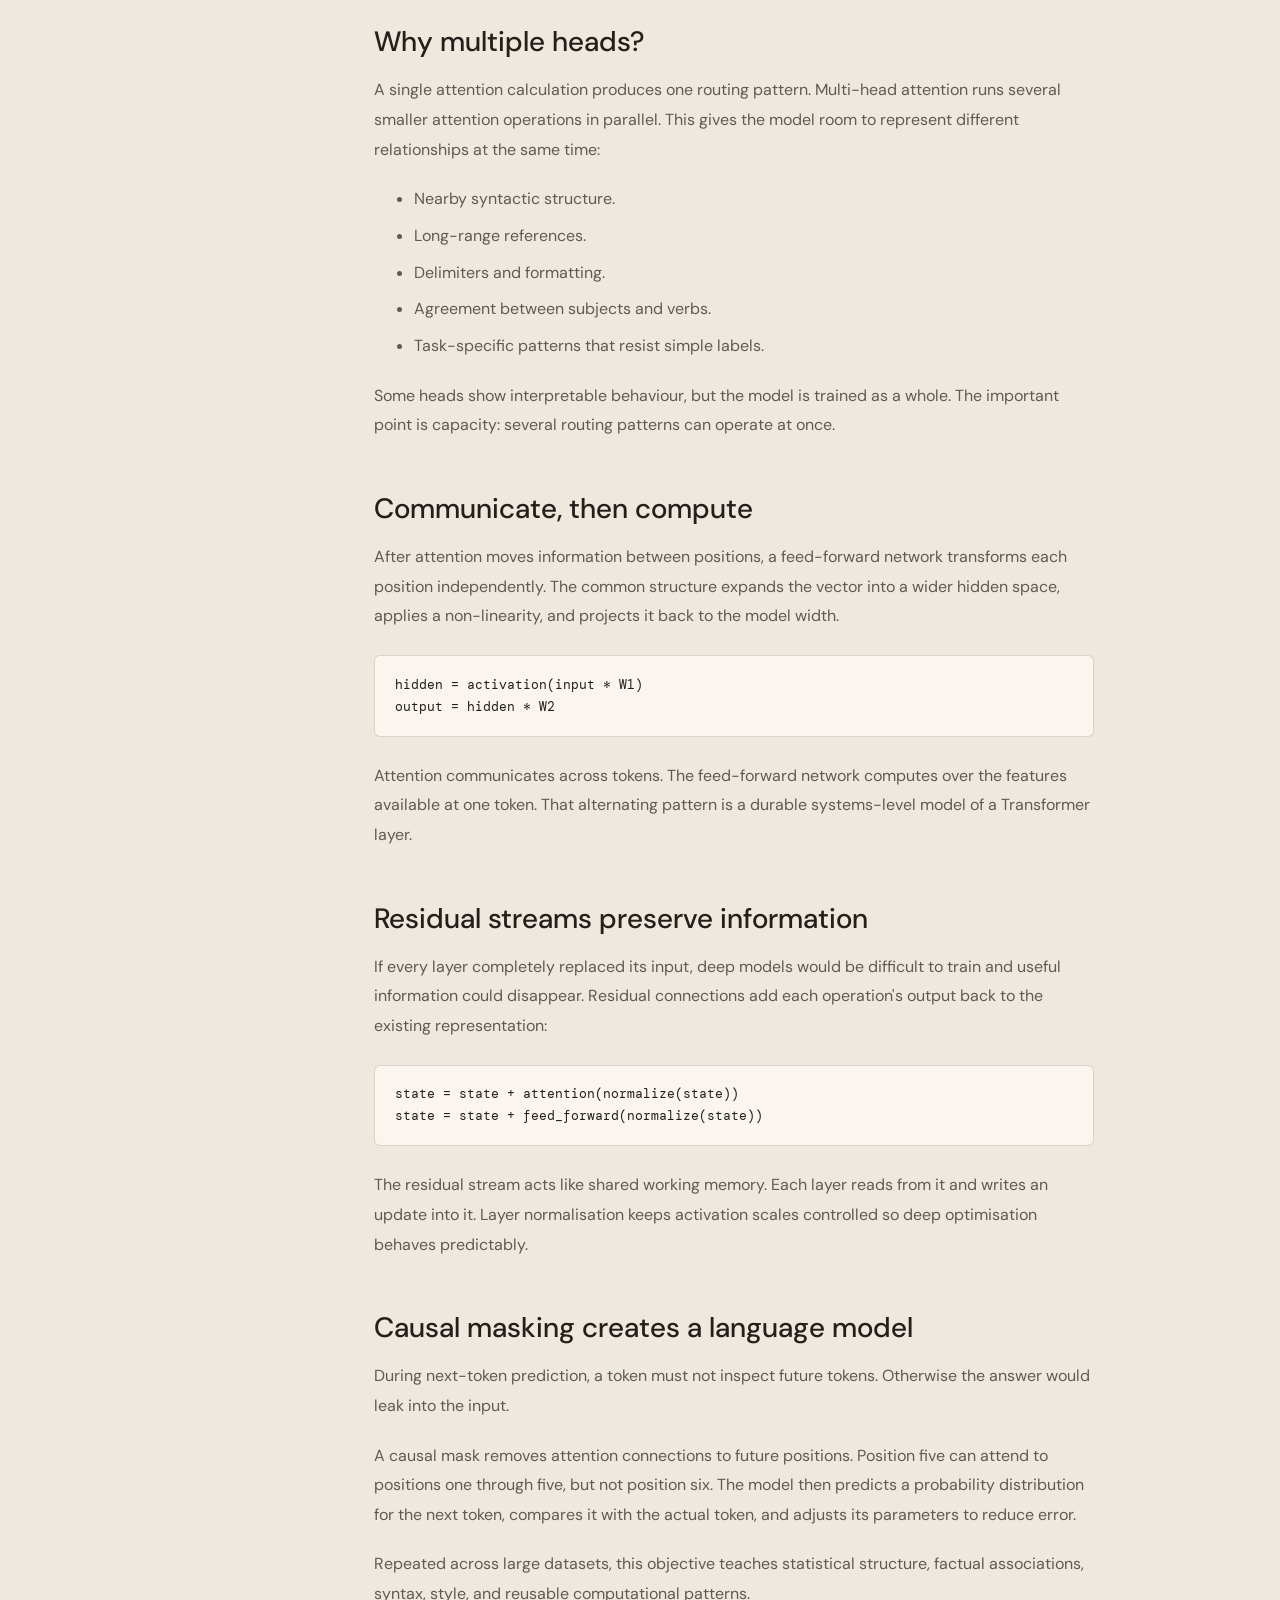
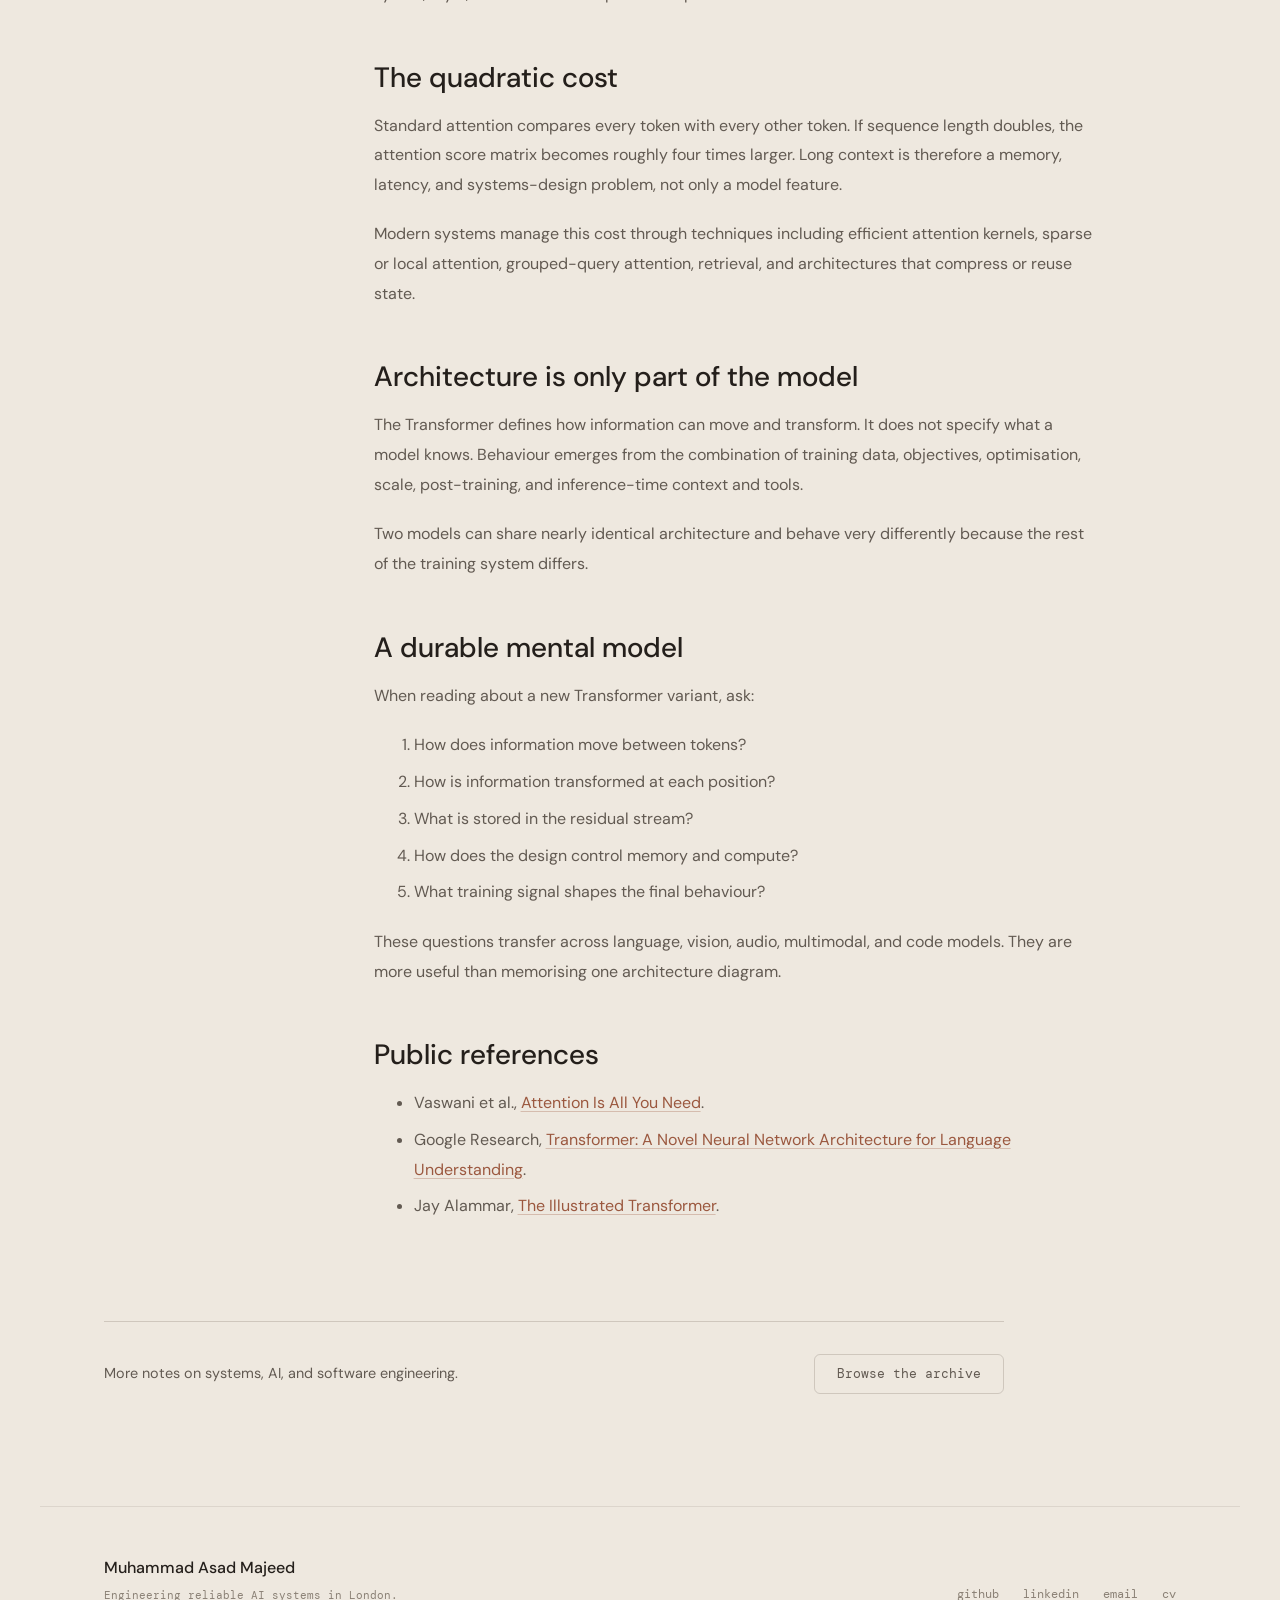
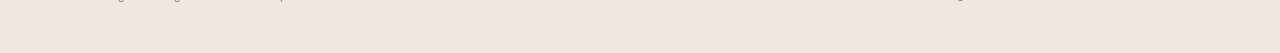
<file: blog/transformers-from-first-principles.html>
<!DOCTYPE html>
<html lang="en">
<head>
    <meta charset="UTF-8">
    <meta name="viewport" content="width=device-width, initial-scale=1.0">
    <script>
        (() => {
            let savedTheme = null;
            try {
                savedTheme = localStorage.getItem("portfolio-theme");
            } catch {
                // Storage can be unavailable in strict privacy modes.
            }
            const theme = savedTheme === "dark" ? "dark" : "light";
            document.documentElement.dataset.theme = theme;
        })();
    </script>
    <link rel="preconnect" href="https://fonts.googleapis.com">
    <link rel="preconnect" href="https://fonts.gstatic.com" crossorigin>
    <link rel="stylesheet" href="https://fonts.googleapis.com/css2?family=DM+Mono:wght@400;500&family=DM+Sans:wght@300;400;500;600&display=swap">
    <link rel="stylesheet" href="../css/variables.css">
    <link rel="stylesheet" href="../css/reset.css">
    <link rel="stylesheet" href="../css/layout.css">
    <link rel="stylesheet" href="../css/components.css">
    <link rel="stylesheet" href="../css/animations.css">
    <link rel="stylesheet" href="../css/blog.css">
    <link rel="icon" href="../images/favicon.svg" type="image/svg+xml">
    <meta name="description" content="A systems-minded explanation of attention, residual streams, causal masking, and the real cost of long context.">
    <title>Transformers From First Principles | Muhammad Asad Majeed</title>
</head>
<body class="blog-page">
    <div id="scroll-bar" aria-hidden="true"></div>
    <div id="cursor" aria-hidden="true"></div>
    <main id="main-content">
        <nav class="site-nav" aria-label="Primary navigation">
            <a class="site-nav-logo glitch-text" href="../index.html" aria-label="Muhammad Asad Majeed home">asad<span>.</span>dev</a>
            <div class="site-nav-actions">
                <ul class="site-nav-links">
                    <li><a href="../index.html#About" class="site-nav-link">about</a></li>
                    <li><a href="../index.html#Experience" class="site-nav-link">experience</a></li>
                    <li><a href="../index.html#Projects" class="site-nav-link">projects</a></li>
                    <li><a href="./index.html" class="site-nav-link active">blog</a></li>
                    <li><a href="../index.html#Contact" class="site-nav-link">contact</a></li>
                </ul>
                <button class="theme-toggle" type="button" data-theme-toggle aria-label="Switch theme" title="Switch theme">
                    <span class="theme-toggle-sun" aria-hidden="true">&#9788;</span>
                    <span class="theme-toggle-moon" aria-hidden="true">&#9790;</span>
                </button>
            </div>
        </nav>

        <article class="article-shell">
            <header class="article-header">
                <a class="article-back" href="./index.html">&larr; all writing</a>
                <div class="article-kicker">
                    <span>AI foundations</span>
                    <time datetime="2026-07-19">19 Jul 2026</time>
                    <span>9 min read</span>
                </div>
                <h1>Transformers From First Principles</h1>
                <p class="article-deck">A systems-minded explanation of attention, residual streams, causal masking, and the real cost of long context.</p>
                <div class="article-tags" aria-label="Topics">
                    <span class="tag">Transformers</span>
                    <span class="tag">Attention</span>
                    <span class="tag">Language models</span>
                </div>
            </header>
            <div class="article-layout">
                <aside class="article-aside">
                    <p>Field note 02</p>
                    <span>A conceptual model for reasoning about modern language models.</span>
                </aside>
                <div class="article-body">
                    <p>A Transformer is often introduced through a large architecture diagram. That diagram is accurate, but it can hide the simple idea underneath: every token repeatedly gathers useful information from other tokens, transforms what it has learned, and passes an updated representation forward.</p>
                    <p>The architecture is easier to understand when we follow the information rather than memorise the boxes.</p>

                    <h2>Start with token representations</h2>
                    <p>Text is first split into tokens. Each token becomes a vector: a list of numbers that the model can update. Because attention alone does not know order, positional information is added so that the model can distinguish the first token from the fiftieth.</p>
                    <p>The resulting vectors enter a stack of Transformer layers. Each layer refines them, but keeps the sequence length stable. A token that began as a generic representation gradually becomes contextual: its meaning reflects the sentence around it.</p>

                    <h2>Attention is learned routing</h2>
                    <p>For every token, the model creates three projections called a query, a key, and a value. A query describes what information a token is looking for. A key describes what information another token offers. A value contains the information that can be passed along.</p>
                    <pre><code>scores = query * transpose(keys)
weights = softmax(scores / sqrt(d))
output = weights * values</code></pre>
                    <p>The score between one query and every key determines where information should come from. Softmax turns those scores into positive weights that sum to one. Dividing by the square root of the vector dimension keeps values numerically controlled as the model gets wider.</p>
                    <p>The routing is computed from the current sequence. The same token can gather different information in different contexts.</p>

                    <h2>Why multiple heads?</h2>
                    <p>A single attention calculation produces one routing pattern. Multi-head attention runs several smaller attention operations in parallel. This gives the model room to represent different relationships at the same time:</p>
                    <ul>
                        <li>Nearby syntactic structure.</li>
                        <li>Long-range references.</li>
                        <li>Delimiters and formatting.</li>
                        <li>Agreement between subjects and verbs.</li>
                        <li>Task-specific patterns that resist simple labels.</li>
                    </ul>
                    <p>Some heads show interpretable behaviour, but the model is trained as a whole. The important point is capacity: several routing patterns can operate at once.</p>

                    <h2>Communicate, then compute</h2>
                    <p>After attention moves information between positions, a feed-forward network transforms each position independently. The common structure expands the vector into a wider hidden space, applies a non-linearity, and projects it back to the model width.</p>
                    <pre><code>hidden = activation(input * W1)
output = hidden * W2</code></pre>
                    <p>Attention communicates across tokens. The feed-forward network computes over the features available at one token. That alternating pattern is a durable systems-level model of a Transformer layer.</p>

                    <h2>Residual streams preserve information</h2>
                    <p>If every layer completely replaced its input, deep models would be difficult to train and useful information could disappear. Residual connections add each operation's output back to the existing representation:</p>
                    <pre><code>state = state + attention(normalize(state))
state = state + feed_forward(normalize(state))</code></pre>
                    <p>The residual stream acts like shared working memory. Each layer reads from it and writes an update into it. Layer normalisation keeps activation scales controlled so deep optimisation behaves predictably.</p>

                    <h2>Causal masking creates a language model</h2>
                    <p>During next-token prediction, a token must not inspect future tokens. Otherwise the answer would leak into the input.</p>
                    <p>A causal mask removes attention connections to future positions. Position five can attend to positions one through five, but not position six. The model then predicts a probability distribution for the next token, compares it with the actual token, and adjusts its parameters to reduce error.</p>
                    <p>Repeated across large datasets, this objective teaches statistical structure, factual associations, syntax, style, and reusable computational patterns.</p>

                    <h2>The quadratic cost</h2>
                    <p>Standard attention compares every token with every other token. If sequence length doubles, the attention score matrix becomes roughly four times larger. Long context is therefore a memory, latency, and systems-design problem, not only a model feature.</p>
                    <p>Modern systems manage this cost through techniques including efficient attention kernels, sparse or local attention, grouped-query attention, retrieval, and architectures that compress or reuse state.</p>

                    <h2>Architecture is only part of the model</h2>
                    <p>The Transformer defines how information can move and transform. It does not specify what a model knows. Behaviour emerges from the combination of training data, objectives, optimisation, scale, post-training, and inference-time context and tools.</p>
                    <p>Two models can share nearly identical architecture and behave very differently because the rest of the training system differs.</p>

                    <h2>A durable mental model</h2>
                    <p>When reading about a new Transformer variant, ask:</p>
                    <ol>
                        <li>How does information move between tokens?</li>
                        <li>How is information transformed at each position?</li>
                        <li>What is stored in the residual stream?</li>
                        <li>How does the design control memory and compute?</li>
                        <li>What training signal shapes the final behaviour?</li>
                    </ol>
                    <p>These questions transfer across language, vision, audio, multimodal, and code models. They are more useful than memorising one architecture diagram.</p>

                    <h2>Public references</h2>
                    <ul>
                        <li>Vaswani et al., <a href="https://research.google/pubs/attention-is-all-you-need/" target="_blank" rel="noopener noreferrer">Attention Is All You Need</a>.</li>
                        <li>Google Research, <a href="https://research.google/blog/transformer-a-novel-neural-network-architecture-for-language-understanding/" target="_blank" rel="noopener noreferrer">Transformer: A Novel Neural Network Architecture for Language Understanding</a>.</li>
                        <li>Jay Alammar, <a href="https://jalammar.github.io/illustrated-transformer/" target="_blank" rel="noopener noreferrer">The Illustrated Transformer</a>.</li>
                    </ul>
                </div>
            </div>
            <footer class="article-footer">
                <p>More notes on systems, AI, and software engineering.</p>
                <a class="btn-ghost" href="./index.html">Browse the archive</a>
            </footer>
        </article>

        <footer class="site-footer site-footer-editorial">
            <div class="footer-signoff">
                <a class="footer-name" href="../index.html">Muhammad Asad Majeed</a>
                <p>Engineering reliable AI systems in London.</p>
            </div>
            <nav class="footer-links" aria-label="Footer links">
                <a href="https://github.com/asad24-dev" target="_blank" rel="noopener noreferrer">github</a>
                <a href="https://linkedin.com/in/muhammad-asad-majeed" target="_blank" rel="noopener noreferrer">linkedin</a>
                <a href="mailto:asadmajeed2005@gmail.com">email</a>
                <a href="../images/asad-majeed-cv.pdf" download="Muhammad-Asad-Majeed-CV.pdf">cv</a>
            </nav>
        </footer>
    </main>
    <script src="../js/main.js" defer></script>
    <script src="../js/scroll-animate.js" defer></script>
    <script src="../js/cursor.js" defer></script>
</body>
</html>
</file>
<file: css/variables.css>
:root {
    color-scheme: dark;
    --bg: #07090d;
    --bg2: #0d1117;
    --bg3: #121920;
    --bg4: #1a2330;
    --grid-line: rgba(59, 130, 246, 0.075);
    --grid-dot: rgba(255, 255, 255, 0.08);
    --page-fade: rgba(7, 9, 13, 0.72);
    --nav-bg: rgba(7, 9, 13, 0.85);
    --border: rgba(255, 255, 255, 0.06);
    --border2: rgba(255, 255, 255, 0.11);
    --border3: rgba(255, 255, 255, 0.18);
    --overlay: rgba(7, 9, 13, 0.88);
    --section-band: rgba(13, 17, 23, 0.62);
    --text: #dde3ec;
    --text2: #7a8899;
    --text3: #3d4f62;
    --accent: #3b82f6;
    --accent-dim: rgba(59, 130, 246, 0.10);
    --accent-muted: rgba(59, 130, 246, 0.16);
    --accent-glow: rgba(59, 130, 246, 0.05);
    --accent-brd: rgba(59, 130, 246, 0.25);
    --light-sweep: rgba(255, 255, 255, 0.025);
    --cursor-card: rgba(255, 255, 255, 0.12);
    --green: #22d3a0;
    --green-dim: rgba(34, 211, 160, 0.08);
    --green-brd: rgba(34, 211, 160, 0.2);
    --amber: #f59e0b;
    --amber-dim: rgba(245, 158, 11, 0.07);
    --amber-brd: rgba(245, 158, 11, 0.2);
    --error: #f87171;
    --font-sans: "DM Sans", system-ui, sans-serif;
    --font-mono: "DM Mono", "Fira Code", monospace;
    --r: 6px;
    --rl: 10px;
    --container-max: 1200px;
}

:root[data-theme="light"] {
    color-scheme: light;
    --bg: #eee8df;
    --bg2: #faf6ef;
    --bg3: #e4dcd1;
    --bg4: #d4c8ba;
    --surface-blue: #f3e8d7;
    --surface-mint: #e6ede4;
    --surface-lilac: #f0e3e2;
    --grid-line: rgba(143, 84, 60, 0.055);
    --grid-dot: rgba(74, 58, 47, 0.055);
    --page-fade: rgba(238, 232, 223, 0.82);
    --nav-bg: rgba(250, 246, 239, 0.9);
    --border: rgba(69, 53, 42, 0.1);
    --border2: rgba(69, 53, 42, 0.18);
    --border3: rgba(69, 53, 42, 0.3);
    --overlay: rgba(238, 232, 223, 0.93);
    --section-band: rgba(225, 214, 201, 0.8);
    --text: #241f1b;
    --text2: #625a52;
    --text3: #8a8075;
    --accent: #9b583f;
    --accent-dim: rgba(155, 88, 63, 0.085);
    --accent-muted: rgba(155, 88, 63, 0.15);
    --accent-glow: rgba(155, 88, 63, 0.065);
    --accent-brd: rgba(155, 88, 63, 0.3);
    --light-sweep: rgba(255, 252, 247, 0.62);
    --cursor-card: rgba(69, 53, 42, 0.16);
    --green: #3f755e;
    --green-dim: rgba(63, 117, 94, 0.09);
    --green-brd: rgba(63, 117, 94, 0.25);
    --amber: #97662d;
    --amber-dim: rgba(151, 102, 45, 0.09);
    --amber-brd: rgba(151, 102, 45, 0.24);
    --error: #a74751;
}
</file>
<file: css/layout.css>
html::before {
    content: "";
    position: fixed;
    inset: 0;
    z-index: 9999;
    pointer-events: none;
    opacity: 0.028;
    background-image: url("data:image/svg+xml,%3Csvg viewBox='0 0 256 256' xmlns='http://www.w3.org/2000/svg'%3E%3Cfilter id='noise'%3E%3CfeTurbulence type='fractalNoise' baseFrequency='0.9' numOctaves='4' stitchTiles='stitch'/%3E%3C/filter%3E%3Crect width='100%25' height='100%25' filter='url(%23noise)'/%3E%3C/svg%3E");
    background-size: 200px 200px;
}

body::before,
body::after {
    content: "";
    position: fixed;
    inset: 0;
    z-index: 0;
    pointer-events: none;
}

body::before {
    background-image:
        linear-gradient(var(--grid-line) 1px, transparent 1px),
        linear-gradient(90deg, var(--grid-line) 1px, transparent 1px),
        radial-gradient(circle at 1px 1px, var(--grid-dot) 1px, transparent 0);
    background-size: 72px 72px, 72px 72px, 18px 18px;
    opacity: 0.36;
}

body::after {
    background: linear-gradient(to bottom, transparent, var(--page-fade));
}

:root[data-theme="light"]::before {
    opacity: 0.018;
}

:root[data-theme="light"] body::before {
    inset: -8px;
    background-image:
        repeating-linear-gradient(0deg, rgba(91, 67, 51, 0.02) 0 1px, transparent 1px 4px),
        repeating-linear-gradient(90deg, rgba(255, 252, 247, 0.24) 0 1px, transparent 1px 7px);
    background-size: 100% 4px, 7px 100%;
    opacity: 0.34;
    transform: translate3d(var(--texture-x, 0), var(--texture-y, 0), 0);
    transition: transform 160ms ease-out;
    will-change: transform;
}

:root[data-theme="light"] body::after {
    inset: 0;
    background: linear-gradient(to bottom, rgba(255, 250, 243, 0.22), transparent 24%, var(--page-fade));
    opacity: 0.42;
}

#main-content {
    position: relative;
    z-index: 2;
    width: 100%;
    max-width: 100%;
    overflow-x: clip;
}

#scroll-bar {
    position: fixed;
    top: 0;
    left: 0;
    z-index: 10000;
    width: 0%;
    height: 2px;
    background: var(--accent);
    transition: width 0.05s linear;
}

.site-nav {
    position: sticky;
    top: 0;
    z-index: 100;
    display: flex;
    align-items: center;
    justify-content: space-between;
    min-height: 64px;
    padding: 0 max(24px, calc((100vw - var(--container-max)) / 2));
    border-bottom: 1px solid var(--border);
    background: var(--nav-bg);
    backdrop-filter: blur(16px);
}

:root[data-theme="light"] .site-nav {
    border-bottom-color: rgba(69, 53, 42, 0.13);
    box-shadow: 0 12px 32px rgba(69, 53, 42, 0.055);
}

.site-nav-logo {
    color: var(--text);
    font-family: var(--font-mono);
    font-size: 14px;
    font-weight: 500;
    text-decoration: none;
}

.site-nav-logo span {
    color: var(--accent);
}

.site-nav-actions {
    display: flex;
    align-items: center;
    gap: 1.25rem;
}

.site-nav-links {
    display: flex;
    align-items: center;
    gap: 1.65rem;
    margin: 0;
    padding: 0;
    list-style: none;
}

.theme-toggle {
    position: relative;
    width: 34px;
    height: 34px;
    flex: 0 0 34px;
    display: grid;
    place-items: center;
    padding: 0;
    border: 1px solid var(--border2);
    border-radius: var(--r);
    background: var(--bg2);
    color: var(--text2);
    cursor: pointer;
    overflow: hidden;
    transition: border-color 0.2s ease, background 0.2s ease, color 0.2s ease, transform 0.2s ease;
}

.theme-toggle:hover {
    border-color: var(--accent-brd);
    background: var(--accent-dim);
    color: var(--accent);
}

.theme-toggle:focus-visible {
    outline: 2px solid var(--accent);
    outline-offset: 3px;
}

.theme-toggle:active {
    transform: scale(0.94);
}

.theme-toggle span {
    position: absolute;
    font-size: 20px;
    line-height: 1;
    transition: opacity 0.2s ease, transform 0.25s cubic-bezier(0.16, 1, 0.3, 1);
}

.theme-toggle-moon {
    opacity: 0;
    transform: translateY(12px) rotate(25deg);
}

:root[data-theme="light"] .theme-toggle-sun {
    opacity: 0;
    transform: translateY(-12px) rotate(-25deg);
}

:root[data-theme="light"] .theme-toggle-moon {
    opacity: 1;
    transform: translateY(0) rotate(0);
}

.site-nav-link {
    position: relative;
    display: block;
    color: var(--text3);
    font-family: var(--font-mono);
    font-size: 13px;
    text-decoration: none;
    transition: color 0.15s ease;
}

.site-nav-link::after {
    content: "";
    position: absolute;
    right: 0;
    bottom: -2px;
    left: 0;
    height: 1px;
    background: var(--accent);
    transform: scaleX(0);
    transform-origin: left;
    transition: transform 0.2s cubic-bezier(0.16, 1, 0.3, 1);
}

.site-nav-link:hover {
    color: var(--text);
}

.site-nav-link.active {
    color: var(--accent);
}

.site-nav-link:hover::after,
.site-nav-link.active::after {
    transform: scaleX(1);
}

#main-home.hero {
    position: relative;
    min-height: calc(100svh - 112px);
    display: flex;
    align-items: center;
    justify-content: flex-start;
    margin: 0;
    padding: 92px max(24px, calc((100vw - var(--container-max)) / 2)) 64px;
}

#main-home.hero::before {
    content: "";
    position: absolute;
    inset: 8% 4% 6%;
    pointer-events: none;
    background-image: radial-gradient(circle, var(--accent-muted) 1px, transparent 1px);
    background-size: 22px 22px;
    opacity: 0.24;
    -webkit-mask-image: radial-gradient(ellipse at 35% 45%, black, transparent 72%);
    mask-image: radial-gradient(ellipse at 35% 45%, black, transparent 72%);
}

:root[data-theme="light"] #main-home.hero::before {
    inset: 6% 3% 5%;
    background-image: radial-gradient(circle, rgba(155, 88, 63, 0.2) 0.8px, transparent 0.9px);
    background-size: 24px 24px;
    opacity: 0.3;
}

#Home.hero-inner {
    position: relative;
    z-index: 1;
    width: min(var(--container-max), 100%);
    margin: 0 auto;
    padding: 0;
    animation: hero-fade-in 520ms cubic-bezier(0.16, 1, 0.3, 1) both;
}

.hero-tag {
    display: inline-flex;
    align-items: center;
    gap: 6px;
    margin-bottom: 2.5rem;
    padding: 4px 12px;
    border: 1px solid var(--green-brd);
    border-radius: 999px;
    background: var(--green-dim);
    color: var(--green);
    font-family: var(--font-mono);
    font-size: 11px;
    line-height: 1.4;
}

.hero-tag-dot {
    width: 6px;
    height: 6px;
    border-radius: 999px;
    background: var(--green);
    animation: pulse-dot 2s ease infinite;
}

#Home .hero-title {
    max-width: 1020px;
    margin: 0;
    color: var(--text);
    font-family: var(--font-sans);
    font-size: 76px;
    font-weight: 300;
    letter-spacing: 0;
    line-height: 1.02;
}

.hero-title > span {
    display: block;
}

.hero-title-muted {
    margin-top: 8px;
    color: var(--text2);
    font-size: 62px;
    font-weight: 300;
}

.hero-sub {
    max-width: 620px;
    margin: 1.75rem 0 0;
    color: var(--text2);
    font-size: 1.05rem;
    line-height: 1.8;
}

.hero-actions {
    display: flex;
    align-items: center;
    flex-wrap: wrap;
    gap: 10px;
    margin-top: 2.25rem;
}

.hero-meta {
    max-width: 720px;
    display: grid;
    grid-template-columns: repeat(3, minmax(0, 1fr));
    gap: 1px;
    margin: 3rem 0 0;
    border: 1px solid var(--border);
    border-radius: var(--r);
    background: var(--border);
    overflow: hidden;
}

.hero-meta div {
    background: var(--bg);
    padding: 12px 14px;
}

:root[data-theme="light"] .hero-meta {
    border-color: rgba(69, 53, 42, 0.16);
    background: rgba(69, 53, 42, 0.13);
    box-shadow: 0 16px 38px rgba(69, 53, 42, 0.065);
}

:root[data-theme="light"] .hero-meta div {
    background: rgba(250, 246, 239, 0.82);
}

.hero-meta dt,
.hero-meta dd {
    margin: 0;
    font-family: var(--font-mono);
}

.hero-meta dt {
    color: var(--text3);
    font-size: 9px;
    letter-spacing: 0.1em;
    text-transform: uppercase;
}

.hero-meta dd {
    margin-top: 3px;
    color: var(--text2);
    font-size: 11px;
}

.hero-hint {
    color: var(--text3);
    font-family: var(--font-mono);
    font-size: 12px;
}

.hero-hint kbd {
    min-width: 20px;
    display: inline-flex;
    align-items: center;
    justify-content: center;
    padding: 1px 5px;
    border: 1px solid var(--border2);
    border-radius: 3px;
    color: var(--text2);
    font: inherit;
}

.marquee-wrap {
    overflow: hidden;
    width: 100%;
    border-top: 1px solid var(--border);
    border-bottom: 1px solid var(--border);
    padding: 12px 0;
    -webkit-mask: linear-gradient(90deg, transparent, black 8%, black 92%, transparent);
    mask: linear-gradient(90deg, transparent, black 8%, black 92%, transparent);
}

.marquee-inner {
    display: flex;
    width: max-content;
    gap: 2.5rem;
    animation: marquee 50s linear infinite;
}

.marquee-inner:hover {
    animation-play-state: paused;
}

.marquee-item {
    color: var(--text3);
    font-family: var(--font-mono);
    font-size: 12px;
    white-space: nowrap;
    transition: color 0.15s ease;
}

.marquee-item:hover {
    color: var(--text2);
}

:root[data-theme="light"] .marquee-wrap {
    background: rgba(250, 246, 239, 0.5);
}

.section-label {
    display: flex;
    align-items: center;
    gap: 12px;
    margin: 0 0 2rem;
    color: var(--text3);
    font-family: var(--font-mono);
    font-size: 11px;
    letter-spacing: 0.12em;
    text-transform: uppercase;
}

.section-label::after {
    content: "";
    flex: 1;
    height: 1px;
    background: var(--border);
}

#Experience {
    width: min(100%, var(--container-max));
    max-width: var(--container-max);
    margin: 0 auto;
    padding: clamp(88px, 12vw, 112px) clamp(20px, 5vw, 72px) clamp(64px, 8vw, 88px);
    color: var(--text);
    scroll-margin-top: 80px;
    background: var(--section-band);
    box-shadow: 0 0 0 100vmax var(--section-band);
    clip-path: inset(0 -100vmax);
}

.experience-list {
    position: relative;
    display: flex;
    flex-direction: column;
    padding-left: 28px;
}

.experience-list::before {
    content: "";
    position: absolute;
    top: 2.8rem;
    bottom: 2.8rem;
    left: 5px;
    width: 2px;
    background: linear-gradient(to bottom, var(--accent), var(--border2) 35%, var(--border2) 75%, var(--green));
}

.exp-item {
    position: relative;
    display: grid;
    grid-template-columns: 230px 1fr;
    gap: 2rem;
    padding: 2rem 0;
    border-bottom: 1px solid var(--border);
}

.exp-item::before {
    content: "";
    position: absolute;
    top: 2.55rem;
    left: -23px;
    width: 10px;
    height: 10px;
    border: 2px solid var(--bg);
    border-radius: 50%;
    background: var(--accent);
    box-shadow: 0 0 0 1px var(--accent-brd), 0 0 18px var(--accent-dim);
    transform: translateX(-50%);
}

.exp-item:last-child::before {
    background: var(--green);
    box-shadow: 0 0 0 1px var(--green-brd), 0 0 18px var(--green-dim);
}

.exp-item:last-child {
    border-bottom: 0;
}

.exp-period {
    margin: 0 0 6px;
    color: var(--text3);
    font-family: var(--font-mono);
    font-size: 11px;
    line-height: 1.6;
}

.exp-company {
    display: flex;
    align-items: center;
    gap: 12px;
    color: var(--text2);
    font-family: var(--font-mono);
    font-size: 12px;
}

.exp-company-logo {
    width: 82px;
    height: 38px;
    display: inline-flex;
    align-items: center;
    justify-content: center;
    flex: 0 0 auto;
    border: 1px solid var(--border2);
    border-radius: var(--r);
    background: var(--bg3);
    color: var(--text2);
    font-size: 10px;
    font-weight: 500;
    box-shadow: inset 0 1px 0 var(--border);
}

.exp-company-logo img {
    width: auto;
    max-width: 66px;
    height: auto;
    max-height: 25px;
    object-fit: contain;
}

.exp-company-logo-google {
    border-color: rgba(66, 133, 244, 0.3);
    background: linear-gradient(135deg, rgba(66, 133, 244, 0.14), rgba(52, 168, 83, 0.1));
    color: #4285f4;
}

.exp-company-logo-google img {
    max-width: 58px;
}

.exp-company-logo-cuvama {
    border-color: var(--accent-brd);
    background: var(--accent-dim);
    color: var(--accent);
}

.exp-company-logo-cuvama img {
    width: 100%;
    max-width: 62px;
    height: 26px;
    object-fit: contain;
    object-position: center;
}

.exp-company-logo-blueshift {
    border-color: var(--green-brd);
    background: var(--green-dim);
    color: var(--green);
}

.exp-company-logo-ucl {
    border-color: var(--amber-brd);
    background: var(--amber-dim);
    color: var(--amber);
}

.exp-company-logo-ucl img {
    max-width: 62px;
}

.exp-role {
    display: flex;
    align-items: center;
    flex-wrap: wrap;
    gap: 8px;
    margin: 0 0 4px;
    color: var(--text);
    font-size: 1rem;
    font-weight: 500;
}

.exp-team {
    margin: -1px 0 0.55rem;
    color: var(--accent);
    font-family: var(--font-mono);
    font-size: 10px;
    line-height: 1.6;
}

.exp-badge {
    padding: 2px 8px;
    border: 1px solid var(--border2);
    border-radius: 999px;
    color: var(--text3);
    font-family: var(--font-mono);
    font-size: 10px;
    font-weight: 500;
}

.exp-badge.incoming {
    border-color: var(--amber-brd);
    background: var(--amber-dim);
    color: var(--amber);
}

.exp-badge.current {
    border-color: var(--green-brd);
    background: var(--green-dim);
    color: var(--green);
}

.exp-desc {
    max-width: 520px;
    margin: 0 0 0.75rem;
    color: var(--text2);
    font-size: 0.875rem;
    line-height: 1.7;
}

.exp-stack {
    display: flex;
    flex-wrap: wrap;
    gap: 5px;
}

.bento {
    display: grid;
    grid-template-columns: repeat(12, 1fr);
    grid-auto-rows: 160px;
    gap: 10px;
    margin-top: 1rem;
}

.bento-card {
    position: relative;
    overflow: hidden;
    display: flex;
    flex-direction: column;
    border: 1px solid var(--border);
    border-radius: var(--rl);
    background: var(--bg2);
    cursor: pointer;
    transition: border-color 0.2s ease, box-shadow 0.2s ease, transform 0.15s ease;
}

:root[data-theme="light"] .bento-card:nth-child(3n + 1) {
    background: var(--surface-blue);
}

:root[data-theme="light"] .bento-card:nth-child(3n + 2) {
    background: var(--surface-mint);
}

:root[data-theme="light"] .bento-card:nth-child(3n) {
    background: var(--surface-lilac);
}

:root[data-theme="light"] .bento-card {
    border-color: rgba(69, 53, 42, 0.13);
    box-shadow: 0 10px 30px rgba(69, 53, 42, 0.065);
}

:root[data-theme="light"] .bento-card:hover {
    border-color: var(--accent-brd);
    box-shadow: 0 16px 36px rgba(69, 53, 42, 0.12);
}

.bento-card::before {
    content: "";
    position: absolute;
    inset: 0;
    z-index: 1;
    pointer-events: none;
    opacity: 0;
    background: radial-gradient(circle at var(--mx, 50%) var(--my, 50%), var(--accent-glow), transparent 65%);
    transition: opacity 0.3s ease;
}

.bento-card::after {
    content: "";
    position: absolute;
    top: -50%;
    left: -80%;
    z-index: 3;
    width: 40%;
    height: 200%;
    pointer-events: none;
    background: linear-gradient(90deg, transparent, var(--light-sweep), transparent);
    transform: skewX(-15deg);
    transition: left 0.6s ease;
}

.bento-card:hover::before {
    opacity: 1;
}

.bento-card:hover::after {
    left: 150%;
}

.bento-card:hover {
    border-color: var(--accent-brd);
    box-shadow: 0 12px 28px rgba(0, 0, 0, 0.14);
    transform: translateY(-2px);
}

.bento-card:focus-visible {
    border-color: var(--accent);
    outline: 2px solid var(--accent);
    outline-offset: 3px;
}

.bento-thumb {
    position: relative;
    overflow: hidden;
    width: 100%;
    height: 100px;
    flex-shrink: 0;
    background: var(--bg3);
}

.bento-thumb img {
    width: 100%;
    height: 100%;
    object-fit: cover;
    object-position: top;
    filter: brightness(0.76) saturate(0.86);
    transition: transform 0.4s ease, filter 0.4s ease;
}

.bento-card:hover .bento-thumb img {
    transform: scale(1.04);
    filter: brightness(0.94) saturate(1);
}

.bento-featured-thumb {
    height: 185px;
    margin: 10px 10px 0;
    width: calc(100% - 20px);
    border: 1px solid var(--border2);
    border-radius: var(--r);
}

.bento-featured-thumb img {
    object-position: top center;
    filter: brightness(0.86) saturate(0.92) contrast(0.96);
}

.bento-card:hover .bento-featured-thumb img {
    filter: brightness(1) saturate(1) contrast(1);
}

.bento-thumb.placeholder {
    display: flex;
    align-items: center;
    justify-content: center;
    background: linear-gradient(135deg, var(--bg3), var(--bg4));
}

.bento-thumb.project-logo {
    display: flex;
    align-items: center;
    justify-content: center;
    background:
        radial-gradient(circle at 50% 35%, var(--accent-dim), transparent 45%),
        linear-gradient(135deg, var(--bg3), var(--bg2));
}

.bento-thumb.project-logo img {
    width: auto;
    max-width: 76%;
    height: auto;
    max-height: 72%;
    object-fit: contain;
    object-position: center;
    filter: brightness(0.82) saturate(0.9);
}

.bento-thumb.project-logo img.thumb-invert {
    filter: invert(1) brightness(0.86) saturate(0.8);
}

.bento-thumb.project-code {
    display: flex;
    align-items: center;
    justify-content: center;
    background:
        linear-gradient(135deg, rgba(34, 211, 160, 0.12), transparent 42%),
        linear-gradient(225deg, rgba(59, 130, 246, 0.13), transparent 48%),
        var(--bg3);
}

.project-mark {
    position: relative;
    z-index: 1;
    display: grid;
    place-items: center;
    gap: 2px;
    min-width: 92px;
    border: 1px solid var(--border2);
    border-radius: var(--r);
    background: rgba(7, 9, 13, 0.48);
    padding: 14px 16px;
    box-shadow: inset 0 1px 0 rgba(255, 255, 255, 0.04);
}

.project-mark span {
    color: var(--text);
    font-family: var(--font-mono);
    font-size: 1.35rem;
    font-weight: 500;
    letter-spacing: 0;
}

.project-mark small {
    color: var(--green);
    font-family: var(--font-mono);
    font-size: 10px;
}

:root[data-theme="light"] .project-mark {
    background: rgba(250, 246, 239, 0.78);
    box-shadow: inset 0 1px 0 rgba(255, 255, 255, 0.45);
}

:root[data-theme="light"] .bento-thumb.project-logo img.thumb-invert {
    filter: brightness(0.35) saturate(0.8);
}

:root[data-theme="light"] .bento-thumb-overlay {
    background: linear-gradient(to bottom, transparent 58%, rgba(238, 232, 223, 0.8) 100%);
}

:root[data-theme="light"] .bento-featured-thumb .bento-thumb-overlay {
    background:
        linear-gradient(to bottom, transparent 48%, rgba(238, 232, 223, 0.58) 76%, var(--surface-blue) 100%),
        linear-gradient(to right, rgba(238, 232, 223, 0.24), transparent 20%, transparent 80%, rgba(238, 232, 223, 0.24));
}

.bento-tall .bento-thumb.project-logo img {
    max-width: 54%;
    max-height: 58%;
}

.thumb-label {
    position: absolute;
    right: 14px;
    bottom: 12px;
    z-index: 2;
    color: var(--text3);
    font-family: var(--font-mono);
    font-size: 10px;
    letter-spacing: 0.05em;
    text-transform: uppercase;
}

.bento-view {
    position: absolute;
    inset: 0;
    z-index: 4;
    display: grid;
    place-items: center;
    border: 0;
    background: rgba(7, 9, 13, 0.56);
    color: #f4f7fb;
    cursor: pointer;
    font-family: var(--font-mono);
    font-size: 12px;
    letter-spacing: 0.08em;
    opacity: 0;
    pointer-events: none;
    text-transform: uppercase;
    transform: translateY(4px);
    transition: opacity 0.2s ease, transform 0.2s ease;
}

.bento-card:hover .bento-view,
.bento-card:focus-within .bento-view,
.bento-view:focus-visible {
    opacity: 1;
    transform: translateY(0);
}

.bento-view:focus-visible {
    outline: 2px solid var(--accent);
    outline-offset: -4px;
}

.project-badge {
    position: absolute;
    top: 12px;
    left: 12px;
    z-index: 5;
    border: 1px solid var(--amber-brd);
    border-radius: 999px;
    background: rgba(13, 17, 23, 0.78);
    color: var(--amber);
    font-family: var(--font-mono);
    font-size: 10px;
    line-height: 1;
    padding: 6px 9px;
    text-transform: uppercase;
}

:root[data-theme="light"] .project-badge {
    background: rgba(250, 246, 239, 0.9);
}

.bento-thumb-overlay {
    position: absolute;
    inset: 0;
    background: linear-gradient(to bottom, transparent 58%, rgba(13, 17, 23, 0.72) 100%);
}

.bento-featured-thumb .bento-thumb-overlay {
    background:
        linear-gradient(to bottom, transparent 48%, rgba(13, 17, 23, 0.55) 76%, var(--bg2) 100%),
        linear-gradient(to right, rgba(13, 17, 23, 0.18), transparent 20%, transparent 80%, rgba(13, 17, 23, 0.18));
}

.bento-info {
    position: relative;
    z-index: 2;
    display: flex;
    flex: 1;
    flex-direction: column;
    gap: 4px;
    padding: 0.75rem 1rem 0.9rem;
}

.bento-label {
    margin: 0;
    color: var(--text3);
    font-family: var(--font-mono);
    font-size: 10px;
    letter-spacing: 0.08em;
    text-transform: uppercase;
}

.bento-title {
    margin: 0;
    color: var(--text);
    font-size: 0.9rem;
    font-weight: 500;
}

.bento-desc {
    flex: 1;
    margin: 0;
    color: var(--text2);
    font-size: 0.78rem;
    line-height: 1.5;
}

.bento-footer {
    display: flex;
    align-items: center;
    justify-content: space-between;
    gap: 10px;
    margin-top: 6px;
}

.bento-stack,
.bento-links {
    display: flex;
    flex-wrap: wrap;
    gap: 4px;
}

.bento-links {
    opacity: 0;
    transition: opacity 0.2s ease;
}

.bento-card:hover .bento-links,
.bento-card:focus-within .bento-links {
    opacity: 1;
}

.bento-wide {
    grid-column: span 7;
}

.bento-mid {
    grid-column: span 5;
}

.bento-half {
    grid-column: span 6;
}

.bento-third {
    grid-column: span 4;
}

.bento-tall {
    grid-row: span 2;
}

.bento-tall .bento-thumb {
    height: 180px;
}

.bento-expand {
    position: absolute;
    inset: 0;
    z-index: 10;
    display: flex;
    flex-direction: column;
    gap: 0.8rem;
    overflow-y: auto;
    padding: 1.5rem;
    background: var(--bg2);
    opacity: 0;
    pointer-events: none;
    transition: opacity 0.2s ease;
}

.bento-expand.open {
    opacity: 1;
    pointer-events: auto;
}

.bento-expand-close {
    position: absolute;
    top: 12px;
    right: 12px;
    border: 1px solid var(--border2);
    border-radius: var(--r);
    padding: 4px 8px;
    background: transparent;
    color: var(--text3);
    font-family: var(--font-mono);
    font-size: 11px;
    cursor: pointer;
    transition: border-color 0.15s ease, color 0.15s ease;
}

.bento-expand-close:hover {
    border-color: var(--border3);
    color: var(--text);
}

.bento-expand-title {
    max-width: calc(100% - 64px);
    margin: 0;
    color: var(--text);
    font-size: 1.05rem;
    font-weight: 500;
}

.bento-expand p:not(.bento-label) {
    max-width: 560px;
    margin: 0;
    color: var(--text2);
    font-size: 0.875rem;
    line-height: 1.7;
}

.bento-expand-stack,
.bento-expand-actions {
    display: flex;
    flex-wrap: wrap;
    gap: 6px;
}

.bento-expand-actions {
    margin-top: auto;
}

#Projects {
    width: min(100%, var(--container-max));
    max-width: var(--container-max);
    margin: 0 auto;
    padding: clamp(88px, 12vw, 112px) clamp(20px, 5vw, 72px) clamp(64px, 8vw, 88px);
    color: var(--text);
    scroll-margin-top: 80px;
}

#Blog {
    width: min(100%, var(--container-max));
    max-width: var(--container-max);
    margin: 0 auto;
    padding: 112px clamp(24px, 5vw, 72px) 88px;
    color: var(--text);
    scroll-margin-top: 80px;
    background: var(--section-band);
    box-shadow: 0 0 0 100vmax var(--section-band);
    clip-path: inset(0 -100vmax);
}

.blog-section-heading {
    display: grid;
    grid-template-columns: minmax(0, 1fr) minmax(280px, 430px);
    gap: 2rem;
    align-items: end;
    margin-bottom: 2.5rem;
}

.section-index {
    margin: 0 0 0.8rem;
    color: var(--accent);
    font-family: var(--font-mono);
    font-size: 10px;
    letter-spacing: 0.1em;
    text-transform: uppercase;
}

.blog-section-heading h2 {
    margin: 0;
    color: var(--text);
    font-size: 3rem;
    font-weight: 400;
    letter-spacing: 0;
    line-height: 1.08;
}

.blog-section-heading > p {
    margin: 0;
    color: var(--text2);
    font-size: 0.95rem;
    line-height: 1.75;
}

.home-blog-list {
    border-top: 1px solid var(--border2);
}

.home-blog-item {
    border-bottom: 1px solid var(--border);
}

.home-blog-item a {
    min-height: 150px;
    display: grid;
    grid-template-columns: 60px minmax(0, 1fr) 32px;
    gap: 1.5rem;
    align-items: center;
    padding: 1.5rem 0;
    color: inherit;
    text-decoration: none;
    transition: background 0.2s ease, padding 0.2s ease;
}

.home-blog-item a:hover,
.home-blog-item a:focus-visible {
    background: var(--accent-dim);
    padding-right: 1rem;
    padding-left: 1rem;
}

.home-blog-number {
    color: var(--text3);
    font-family: var(--font-mono);
    font-size: 11px;
}

.home-blog-copy h3 {
    margin: 0.45rem 0 0.4rem;
    color: var(--text);
    font-size: 1.25rem;
    font-weight: 500;
    letter-spacing: 0;
}

.home-blog-copy > p {
    max-width: 720px;
    margin: 0;
    color: var(--text2);
    font-size: 0.88rem;
    line-height: 1.65;
}

.blog-card-meta {
    display: flex;
    flex-wrap: wrap;
    gap: 0.75rem;
    color: var(--text3);
    font-family: var(--font-mono);
    font-size: 10px;
    text-transform: uppercase;
}

.blog-card-meta span:first-child {
    color: var(--accent);
}

.home-blog-arrow {
    color: var(--text3);
    font-family: var(--font-mono);
    transition: color 0.2s ease, transform 0.2s ease;
}

.home-blog-item a:hover .home-blog-arrow {
    color: var(--accent);
    transform: translateX(4px);
}

.blog-section-action {
    display: flex;
    justify-content: flex-end;
    margin-top: 1.5rem;
}

.projects-heading {
    display: grid;
    grid-template-columns: minmax(0, 1fr) minmax(260px, 420px);
    gap: 2rem;
    align-items: end;
    margin-bottom: 2rem;
}

.projects-heading h2 {
    max-width: 720px;
    margin: 0;
    color: var(--text);
    font-size: clamp(2rem, 5vw, 3rem);
    font-weight: 500;
    letter-spacing: 0;
    line-height: 1.08;
}

.projects-heading p {
    max-width: 620px;
    margin: 0;
    color: var(--text2);
    font-size: 0.95rem;
    line-height: 1.75;
}

#About,
#Contact {
    width: min(100%, var(--container-max));
    max-width: var(--container-max);
    margin: 0 auto;
    padding: clamp(88px, 12vw, 112px) clamp(20px, 5vw, 72px) clamp(64px, 8vw, 88px);
    color: var(--text);
    scroll-margin-top: 80px;
}

:root[data-theme="light"] #About {
    background: rgba(250, 246, 239, 0.72);
    box-shadow: 0 0 0 100vmax rgba(250, 246, 239, 0.72);
    clip-path: inset(0 -100vmax);
}

:root[data-theme="light"] #Experience {
    background: rgba(224, 212, 198, 0.84);
    box-shadow: 0 0 0 100vmax rgba(224, 212, 198, 0.84);
}

:root[data-theme="light"] #Projects {
    background: rgba(242, 235, 225, 0.76);
    box-shadow: 0 0 0 100vmax rgba(242, 235, 225, 0.76);
    clip-path: inset(0 -100vmax);
}

:root[data-theme="light"] #Blog {
    background: rgba(236, 220, 216, 0.74);
    box-shadow: 0 0 0 100vmax rgba(236, 220, 216, 0.74);
}

:root[data-theme="light"] #Contact {
    background: rgba(248, 241, 232, 0.82);
    box-shadow: 0 0 0 100vmax rgba(248, 241, 232, 0.82);
    clip-path: inset(0 -100vmax);
}

.about-grid {
    display: grid;
    grid-template-columns: minmax(0, 1fr) 280px;
    gap: clamp(2rem, 6vw, 5rem);
    align-items: start;
}

.about-copy h2,
.contact-heading h2 {
    max-width: 720px;
    margin: 0;
    color: var(--text);
    font-size: clamp(2rem, 5vw, 3rem);
    font-weight: 500;
    letter-spacing: 0;
    line-height: 1.08;
}

#About .about-copy p,
.contact-heading p {
    max-width: 620px;
    margin: 1rem 0 0;
    color: var(--text2);
    font-size: 0.95rem;
    line-height: 1.75;
}

#About .about-copy {
    border-left: 2px solid var(--accent-muted);
    padding-left: clamp(1rem, 2.5vw, 1.5rem);
}

.about-facts {
    display: grid;
    gap: 8px;
    margin: 0;
}

.about-facts div {
    display: grid;
    gap: 2px;
    border: 1px solid var(--border);
    border-radius: var(--r);
    background: var(--bg2);
    padding: 12px 14px;
}

:root[data-theme="light"] .about-facts div:nth-child(1) {
    background: var(--surface-blue);
}

:root[data-theme="light"] .about-facts div:nth-child(2) {
    background: var(--surface-mint);
}

:root[data-theme="light"] .about-facts div:nth-child(3) {
    background: var(--surface-lilac);
}

:root[data-theme="light"] .about-facts div {
    border-color: rgba(69, 53, 42, 0.12);
    box-shadow: 0 8px 24px rgba(69, 53, 42, 0.05);
}

.about-facts dt {
    color: var(--text3);
    font-family: var(--font-mono);
    font-size: 10px;
    letter-spacing: 0.08em;
    text-transform: uppercase;
}

.about-facts dd {
    margin: 0;
    color: var(--text2);
    font-size: 0.85rem;
}

.contact-heading {
    display: grid;
    grid-template-columns: minmax(0, 1fr) minmax(260px, 420px);
    gap: 2rem;
    align-items: end;
    margin-bottom: 2.5rem;
}

.contact-shell {
    display: grid;
    grid-template-columns: minmax(0, 1.45fr) minmax(260px, 0.85fr);
    gap: 16px;
}

#Contact .contact-form,
#Contact .contact-links {
    min-height: 100%;
    border: 1px solid var(--border);
    border-radius: var(--rl);
    background: var(--bg2);
    padding: clamp(1.25rem, 3vw, 2rem);
}

:root[data-theme="light"] #Contact .contact-form {
    background: var(--surface-blue);
}

:root[data-theme="light"] #Contact .contact-links {
    background: var(--surface-mint);
}

:root[data-theme="light"] #Contact .contact-form,
:root[data-theme="light"] #Contact .contact-links {
    border-color: rgba(69, 53, 42, 0.13);
    box-shadow: 0 14px 34px rgba(69, 53, 42, 0.065);
}

#Contact .contact-form h3 {
    margin: 0 0 1.5rem;
    color: var(--text);
    font-size: 1rem;
    font-weight: 500;
}

#Contact .form-group {
    position: relative;
    margin-bottom: 14px;
}

#Contact .form-group input,
#Contact .form-group textarea {
    width: 100%;
    border: 1px solid var(--border2);
    border-radius: var(--r);
    background: var(--bg);
    color: var(--text);
    font-family: var(--font-mono);
    font-size: 13px;
    outline: 0;
    padding: 20px 14px 10px;
    transition: border-color 0.18s ease, background 0.18s ease;
}

#Contact .form-group textarea {
    min-height: 180px;
    resize: vertical;
}

#Contact .form-group label {
    position: absolute;
    top: 14px;
    left: 14px;
    color: var(--text3);
    font-family: var(--font-mono);
    font-size: 11px;
    pointer-events: none;
    transition: transform 0.18s ease, color 0.18s ease;
}

#Contact .form-group input:focus,
#Contact .form-group textarea:focus {
    border-color: var(--accent);
    background: var(--bg3);
    box-shadow: 0 0 0 3px var(--accent-dim);
}

#Contact .form-group input:focus + label,
#Contact .form-group textarea:focus + label,
#Contact .form-group input:not(:placeholder-shown) + label,
#Contact .form-group textarea:not(:placeholder-shown) + label {
    color: var(--accent);
    transform: translateY(-9px) scale(0.9);
    transform-origin: left;
}

#Contact .submit-btn {
    min-height: 44px;
    border: 1px solid var(--text);
    border-radius: var(--r);
    background: var(--text);
    color: var(--bg);
    font-family: var(--font-mono);
    font-size: 13px;
    cursor: pointer;
    padding: 0 18px;
    transition: border-color 0.18s ease, background 0.18s ease, color 0.18s ease, transform 0.18s ease;
}

#Contact .submit-btn:hover {
    border-color: var(--accent);
    background: var(--accent);
    color: var(--text);
    transform: translateY(-1px);
}

#Contact #form-status {
    min-height: 20px;
    margin-top: 12px;
    color: var(--text3);
    font-family: var(--font-mono);
    font-size: 12px;
}

.contact-links-label {
    margin: 0 0 0.65rem;
    color: var(--text3);
    font-family: var(--font-mono);
    font-size: 11px;
    letter-spacing: 0.08em;
    text-transform: uppercase;
}

.contact-links-copy {
    margin: 0 0 1.25rem;
    color: var(--text2);
    font-size: 0.875rem;
    line-height: 1.7;
}

.contact-action-list {
    display: grid;
    gap: 8px;
}

.contact-action-list a {
    display: flex;
    align-items: center;
    justify-content: space-between;
    gap: 18px;
    border: 1px solid var(--border);
    border-radius: var(--r);
    background: var(--bg);
    color: var(--text2);
    padding: 13px 14px;
    text-decoration: none;
    transition: border-color 0.18s ease, background 0.18s ease, color 0.18s ease, transform 0.18s ease;
}

.contact-action-list a:hover,
.contact-action-list a:focus-visible {
    border-color: var(--accent-brd);
    background: var(--accent-dim);
    color: var(--text);
    transform: translateY(-1px);
}

.contact-action-list strong,
.contact-action-list small {
    display: block;
}

.contact-action-list strong {
    color: var(--text);
    font-size: 0.9rem;
    font-weight: 500;
}

.contact-action-list small {
    margin-top: 2px;
    color: var(--text3);
    font-family: var(--font-mono);
    font-size: 11px;
}

.contact-route-meta {
    color: var(--text3);
    font-family: var(--font-mono);
    font-size: 11px;
}

.site-footer {
    width: min(100%, var(--container-max));
    max-width: var(--container-max);
    display: flex;
    align-items: center;
    justify-content: space-between;
    gap: 1.5rem;
    margin: 3rem auto 0;
    border-top: 1px solid var(--border);
    padding: 2rem clamp(20px, 5vw, 72px);
}

.site-footer-editorial {
    align-items: flex-end;
    margin-top: 0;
    padding-top: 3rem;
    padding-bottom: 3rem;
}

.footer-signoff {
    display: grid;
    gap: 5px;
}

.footer-name {
    color: var(--text);
    font-size: 1rem;
    font-weight: 500;
    text-decoration: none;
}

.footer-signoff p {
    margin: 0;
    color: var(--text3);
    font-family: var(--font-mono);
    font-size: 11px;
}

.footer-left,
.footer-links a {
    color: var(--text3);
    font-family: var(--font-mono);
    font-size: 12px;
}

.footer-links {
    display: flex;
    flex-wrap: wrap;
    gap: 1.5rem;
}

.footer-links a {
    text-decoration: none;
    transition: color 0.15s ease;
}

.footer-links a:hover {
    color: var(--text2);
}

.border-trace {
    position: relative;
}

.border-trace::before {
    content: "";
    position: absolute;
    inset: -1px;
    z-index: 0;
    border-radius: inherit;
    padding: 1px;
    background: linear-gradient(90deg, var(--accent), var(--green), var(--accent));
    background-size: 200%;
    background-position: 100%;
    opacity: 0;
    pointer-events: none;
    transition: opacity 0.2s ease, background-position 0.5s ease;
    -webkit-mask: linear-gradient(var(--text) 0 0) content-box, linear-gradient(var(--text) 0 0);
    -webkit-mask-composite: xor;
    mask-composite: exclude;
}

.border-trace:hover::before,
.border-trace:focus-within::before {
    background-position: 0%;
    opacity: 1;
}

@media screen and (max-width: 900px) {
    #Home .hero-title {
        font-size: 56px;
    }

    .hero-title-muted {
        font-size: 48px;
    }
}

@media screen and (max-width: 768px) {
    #Experience,
    #About,
    #Projects,
    #Blog,
    #Contact {
        padding-right: 24px;
        padding-left: 24px;
    }

    .site-nav {
        gap: 1rem;
        min-height: 60px;
        padding-right: 16px;
        padding-left: 16px;
    }

    .site-nav-actions {
        min-width: 0;
        gap: 0.75rem;
    }

    .site-nav-links {
        gap: clamp(0.7rem, 3vw, 1rem);
        overflow-x: auto;
        scrollbar-width: none;
    }

    .site-nav-links::-webkit-scrollbar {
        display: none;
    }

    .site-nav-link {
        font-size: 11px;
    }

    .exp-item {
        grid-template-columns: 1fr;
        gap: 0.85rem;
    }

    .bento {
        grid-auto-rows: auto;
    }

    .bento-card {
        grid-column: span 12;
        min-height: 280px;
    }

    .bento-tall {
        grid-row: auto;
    }

    .bento-tall .bento-thumb {
        height: 120px;
    }

    .about-grid,
    .projects-heading,
    .blog-section-heading,
    .contact-heading,
    .contact-shell {
        grid-template-columns: 1fr;
    }

    .site-footer {
        align-items: flex-start;
        flex-direction: column;
        padding-right: 24px;
        padding-left: 24px;
    }

    .contact-action-list a {
        align-items: flex-start;
        flex-direction: column;
        gap: 8px;
    }

    .contact-action-list small {
        overflow-wrap: anywhere;
    }
}

@media screen and (max-width: 600px) {
    .site-nav {
        align-items: flex-start;
        flex-direction: column;
        gap: 0.7rem;
        padding-top: 14px;
        padding-bottom: 12px;
    }

    .site-nav-actions {
        width: auto;
        align-self: stretch;
        padding-right: 16px;
    }

    .site-nav-links {
        min-width: 0;
        flex: 1;
        justify-content: space-between;
    }
}

@media screen and (max-width: 420px) {
    #main-home.hero {
        min-height: auto;
        padding-top: 72px;
    }

    #Home .hero-title {
        font-size: 40px;
        line-height: 1.06;
    }

    .hero-title-muted {
        font-size: 34px;
    }

    .hero-meta {
        grid-template-columns: 1fr;
    }

    .home-blog-item a {
        grid-template-columns: 32px minmax(0, 1fr);
        gap: 0.75rem;
    }

    .home-blog-arrow {
        display: none;
    }

    .hero-actions {
        align-items: stretch;
        flex-direction: column;
    }

    .magnetic-wrap,
    .btn-primary,
    .btn-ghost {
        width: 100%;
    }
}
</file>
<file: css/components.css>
.btn-primary,
.btn-ghost {
    min-height: 40px;
    display: inline-flex;
    align-items: center;
    justify-content: center;
    border-radius: var(--r);
    font-family: var(--font-mono);
    font-size: 13px;
    text-decoration: none;
    cursor: pointer;
    transition: border-color 0.2s ease, background 0.2s ease, color 0.2s ease;
}

.btn-primary {
    padding: 0 22px;
    border: 1px solid var(--accent);
    background: var(--accent);
    color: var(--text);
}

.btn-primary:hover {
    border-color: var(--accent-brd);
    background: var(--accent-brd);
    color: var(--text);
}

:root[data-theme="light"] .btn-primary {
    color: #fffaf4;
}

:root[data-theme="light"] .btn-primary:hover {
    border-color: var(--accent);
    background: transparent;
    color: var(--accent);
}

.btn-ghost {
    padding: 0 22px;
    border: 1px solid var(--border2);
    background: transparent;
    color: var(--text2);
}

.btn-ghost:hover {
    border-color: var(--border3);
    color: var(--text);
}

.magnetic-wrap {
    display: inline-flex;
}

.tag {
    display: inline-flex;
    align-items: center;
    border: 1px solid var(--border2);
    border-radius: 999px;
    padding: 2px 8px;
    color: var(--text3);
    font-family: var(--font-mono);
    font-size: 10px;
    line-height: 1.5;
}

.tag.accent {
    border-color: var(--accent-brd);
    background: var(--accent-dim);
    color: var(--accent);
}

.tag.green {
    border-color: var(--green-brd);
    background: var(--green-dim);
    color: var(--green);
}

.tag.link {
    color: var(--text2);
    text-decoration: none;
}

.tag.link:hover {
    border-color: var(--border3);
    color: var(--text);
}

.terminal-overlay {
    position: fixed;
    inset: 0;
    z-index: 1000;
    display: flex;
    align-items: center;
    justify-content: center;
    padding: 24px;
    background: var(--overlay);
    backdrop-filter: blur(10px);
    opacity: 0;
    pointer-events: none;
    transition: opacity 0.18s ease;
}

.terminal-overlay.open {
    opacity: 1;
    pointer-events: auto;
}

.terminal-window {
    width: min(90vw, 680px);
    max-height: 72vh;
    display: flex;
    flex-direction: column;
    overflow: hidden;
    border: 1px solid var(--border2);
    border-radius: var(--rl);
    background: var(--bg2);
    transform: scale(0.97);
    transition: transform 0.18s cubic-bezier(0.16, 1, 0.3, 1);
}

.terminal-overlay.open .terminal-window {
    transform: scale(1);
}

.terminal-bar {
    display: flex;
    align-items: center;
    justify-content: space-between;
    gap: 1rem;
    border-bottom: 1px solid var(--border);
    background: var(--bg3);
    padding: 10px 14px;
}

.terminal-meta {
    display: flex;
    align-items: center;
    flex-wrap: wrap;
    gap: 10px;
}

.terminal-title,
.terminal-close,
.terminal-shell-tab,
.terminal-output,
.terminal-input-row,
.terminal-input {
    font-family: var(--font-mono);
}

.terminal-title {
    color: var(--text3);
    font-size: 11px;
}

.terminal-shell-tabs {
    display: inline-flex;
    overflow: hidden;
    border: 1px solid var(--border);
    border-radius: var(--r);
}

.terminal-shell-tab {
    border: 0;
    border-right: 1px solid var(--border);
    background: transparent;
    color: var(--text3);
    cursor: pointer;
    font-size: 10px;
    padding: 4px 8px;
    transition: background 0.15s ease, color 0.15s ease;
}

.terminal-shell-tab:last-child {
    border-right: 0;
}

.terminal-shell-tab:hover,
.terminal-shell-tab.active {
    background: var(--bg4);
    color: var(--text);
}

.terminal-close {
    border: 1px solid var(--border2);
    border-radius: var(--r);
    background: transparent;
    color: var(--text3);
    cursor: pointer;
    font-size: 11px;
    padding: 4px 8px;
}

.terminal-close:hover {
    border-color: var(--border3);
    color: var(--text);
}

.terminal-output {
    min-height: 260px;
    overflow-y: auto;
    padding: 1.1rem 1.25rem;
    color: var(--text2);
    font-size: 13px;
    line-height: 1.75;
}

.terminal-line {
    white-space: pre-wrap;
    word-break: break-word;
}

.terminal-line + .terminal-line {
    margin-top: 2px;
}

.terminal-cmd {
    color: var(--text);
}

.terminal-key {
    color: var(--accent);
}

.terminal-string,
.terminal-dir {
    color: var(--green);
}

.terminal-value {
    color: var(--amber);
}

.terminal-dim {
    color: var(--text3);
}

.terminal-error {
    color: var(--error);
}

.terminal-input-row {
    display: flex;
    align-items: center;
    gap: 8px;
    border-top: 1px solid var(--border);
    padding: 0.85rem 1.25rem;
}

.terminal-prompt {
    min-width: max-content;
    color: var(--green);
    font-family: var(--font-mono);
    font-size: 13px;
}

.terminal-input {
    min-width: 0;
    flex: 1;
    border: 0;
    background: transparent;
    color: var(--text);
    caret-color: var(--accent);
    font-size: 13px;
    outline: 0;
}

.terminal-input::placeholder {
    color: var(--text3);
}

body.terminal-open {
    overflow: hidden;
}

#cursor {
    position: fixed;
    top: 0;
    left: 0;
    z-index: 10001;
    width: 8px;
    height: 8px;
    border-radius: 999px;
    background: var(--accent);
    pointer-events: none;
    transform: translate(-50%, -50%);
    transition: width 0.2s ease, height 0.2s ease, background 0.2s ease, border-color 0.2s ease, opacity 0.2s ease;
}

#cursor.hovering {
    width: 36px;
    height: 36px;
    border: 1px solid var(--accent);
    background: transparent;
    opacity: 0.6;
}

#cursor.on-card {
    width: 56px;
    height: 56px;
    border: 1px solid var(--cursor-card);
    background: transparent;
}

#cursor.on-project {
    width: 58px;
    height: 58px;
    border: 1px solid var(--accent-brd);
    background: var(--overlay);
}

#cursor.on-project::after {
    content: "view";
    color: var(--text2);
    font-family: var(--font-mono);
    font-size: 9px;
    letter-spacing: 0.08em;
    text-transform: uppercase;
}

:where(a, button, input, textarea):focus-visible {
    outline: 2px solid var(--accent);
    outline-offset: 3px;
}

@media screen and (max-width: 768px) {
    .terminal-overlay {
        align-items: stretch;
        padding: 12px;
    }

    .terminal-window {
        width: 100%;
        height: calc(100dvh - 24px);
        max-height: none;
    }

    .terminal-output {
        flex: 1;
        min-height: 0;
    }

    .terminal-bar {
        align-items: flex-start;
    }

    .terminal-close {
        flex: 0 0 auto;
    }
}
</file>
<file: css/animations.css>
@media (prefers-reduced-motion: reduce) {
    *,
    *::before,
    *::after {
        animation-duration: 0.01ms !important;
        transition-duration: 0.01ms !important;
        scroll-behavior: auto !important;
    }
}

::view-transition-group(*),
::view-transition-old(*),
::view-transition-new(*) {
    animation-duration: 0.25s;
    animation-timing-function: cubic-bezier(0.19, 1, 0.22, 1);
}

@media (hover: none) {
    #cursor {
        display: none;
    }
}

.split-word {
    display: inline-block;
    opacity: 0;
    transform: translateY(24px);
    animation: word-in 0.6s cubic-bezier(0.16, 1, 0.3, 1) forwards;
}

@keyframes word-in {
    to {
        opacity: 1;
        transform: translateY(0);
    }
}

@keyframes hero-fade-in {
    from {
        opacity: 0;
        transform: translateY(12px);
    }

    to {
        opacity: 1;
        transform: translateY(0);
    }
}

@keyframes pulse-dot {
    0%,
    100% {
        opacity: 1;
        transform: scale(1);
    }

    50% {
        opacity: 0.4;
        transform: scale(0.8);
    }
}

@keyframes marquee {
    from {
        transform: translateX(0);
    }

    to {
        transform: translateX(-50%);
    }
}

.reveal-item {
    opacity: 0;
    transform: translateY(16px);
    transition: opacity 0.5s cubic-bezier(0.16, 1, 0.3, 1), transform 0.5s cubic-bezier(0.16, 1, 0.3, 1);
}

.reveal-item.revealed,
.reveal-item.is-visible {
    opacity: 1;
    transform: translateY(0);
}

.glitch-text:hover {
    animation: glitch 0.4s steps(2) forwards;
}

@keyframes glitch {
    0% {
        text-shadow: 2px 0 var(--accent), -2px 0 var(--green);
    }

    25% {
        text-shadow: -2px 0 var(--accent), 2px 0 var(--green);
        clip-path: inset(20% 0 60% 0);
    }

    50% {
        text-shadow: 2px 2px var(--accent);
    }

    75% {
        clip-path: inset(60% 0 0 0);
    }

    100% {
        text-shadow: none;
        clip-path: none;
    }
}
</file>
<file: css/blog.css>
.blog-page {
    min-height: 100vh;
}

.blog-hero,
.blog-archive,
.article-shell {
    width: min(100%, var(--container-max));
    margin: 0 auto;
    padding-right: clamp(24px, 5vw, 72px);
    padding-left: clamp(24px, 5vw, 72px);
}

.blog-hero {
    min-height: 58svh;
    display: flex;
    justify-content: center;
    flex-direction: column;
    padding-top: 100px;
    padding-bottom: 72px;
}

.blog-hero .section-label {
    width: 100%;
}

.blog-eyebrow {
    margin: 0 0 1rem;
    color: var(--accent);
    font-family: var(--font-mono);
    font-size: 11px;
}

.blog-hero h1 {
    max-width: 900px;
    margin: 0;
    color: var(--text);
    font-size: 68px;
    font-weight: 400;
    letter-spacing: 0;
    line-height: 1.04;
}

.blog-intro {
    max-width: 650px;
    margin: 1.5rem 0 0;
    color: var(--text2);
    font-size: 1rem;
    line-height: 1.8;
}

.blog-archive {
    padding-top: 56px;
    padding-bottom: 112px;
    background: var(--section-band);
    box-shadow: 0 0 0 100vmax var(--section-band);
    clip-path: inset(0 -100vmax);
}

.blog-archive-heading {
    display: flex;
    align-items: center;
    justify-content: space-between;
    gap: 1rem;
    padding-bottom: 1.5rem;
    border-bottom: 1px solid var(--border2);
}

.blog-archive-heading h2 {
    margin: 0;
    color: var(--text);
    font-size: 1rem;
    font-weight: 500;
}

.blog-archive-heading span {
    color: var(--text3);
    font-family: var(--font-mono);
    font-size: 10px;
}

.blog-list-item {
    border-bottom: 1px solid var(--border);
}

.blog-list-item a {
    min-height: 190px;
    display: grid;
    grid-template-columns: 54px minmax(0, 1fr) 32px;
    gap: 1.5rem;
    align-items: center;
    padding: 2rem 0;
    color: inherit;
    text-decoration: none;
    transition: background 0.2s ease, padding 0.2s ease;
}

.blog-list-item a:hover,
.blog-list-item a:focus-visible {
    background: var(--accent-dim);
    padding-right: 1rem;
    padding-left: 1rem;
}

.blog-list-index,
.blog-list-arrow {
    color: var(--text3);
    font-family: var(--font-mono);
    font-size: 11px;
}

.blog-list-copy h3 {
    margin: 0.6rem 0 0.45rem;
    color: var(--text);
    font-size: 1.45rem;
    font-weight: 500;
    letter-spacing: 0;
}

.blog-list-copy > p {
    max-width: 740px;
    margin: 0;
    color: var(--text2);
    font-size: 0.9rem;
    line-height: 1.7;
}

.blog-card-topics {
    display: flex;
    flex-wrap: wrap;
    gap: 6px;
    margin-top: 0.8rem;
}

.blog-card-topics span {
    color: var(--text3);
    font-family: var(--font-mono);
    font-size: 10px;
}

.blog-list-arrow {
    font-size: 1rem;
    transition: color 0.2s ease, transform 0.2s ease;
}

.blog-list-item a:hover .blog-list-arrow {
    color: var(--accent);
    transform: translateX(4px);
}

.article-shell {
    padding-top: 88px;
    padding-bottom: 112px;
}

.article-header {
    max-width: 900px;
    padding-bottom: 4rem;
}

.article-back {
    display: inline-block;
    margin-bottom: 3.5rem;
    color: var(--text3);
    font-family: var(--font-mono);
    font-size: 11px;
    text-decoration: none;
}

.article-back:hover {
    color: var(--accent);
}

.article-kicker {
    display: flex;
    flex-wrap: wrap;
    gap: 0.9rem;
    margin-bottom: 1.25rem;
    color: var(--text3);
    font-family: var(--font-mono);
    font-size: 10px;
    text-transform: uppercase;
}

.article-kicker span:first-child {
    color: var(--accent);
}

.article-header h1 {
    margin: 0;
    color: var(--text);
    font-size: 64px;
    font-weight: 400;
    letter-spacing: 0;
    line-height: 1.05;
}

.article-deck {
    max-width: 720px;
    margin: 1.5rem 0 0;
    color: var(--text2);
    font-size: 1.1rem;
    line-height: 1.75;
}

.article-tags {
    display: flex;
    flex-wrap: wrap;
    gap: 6px;
    margin-top: 1.5rem;
}

.article-layout {
    display: grid;
    grid-template-columns: 180px minmax(0, 720px);
    gap: clamp(2rem, 7vw, 6rem);
    align-items: start;
    padding-top: 4rem;
    border-top: 1px solid var(--border2);
}

.article-aside {
    position: sticky;
    top: 96px;
}

.article-aside p {
    margin: 0 0 0.5rem;
    color: var(--accent);
    font-family: var(--font-mono);
    font-size: 10px;
    text-transform: uppercase;
}

.article-aside span {
    display: block;
    color: var(--text3);
    font-size: 0.75rem;
    line-height: 1.65;
}

.article-body {
    min-width: 0;
    color: var(--text2);
    font-size: 1rem;
    line-height: 1.85;
}

.article-body > :first-child {
    margin-top: 0;
}

.article-body h2 {
    margin: 3.2rem 0 1rem;
    color: var(--text);
    font-size: 1.75rem;
    font-weight: 500;
    letter-spacing: 0;
    line-height: 1.25;
}

.article-body h3 {
    margin: 2rem 0 0.75rem;
    color: var(--text);
    font-size: 1.1rem;
    font-weight: 500;
}

.article-body p,
.article-body ul,
.article-body ol {
    margin-top: 0;
    margin-bottom: 1.25rem;
}

.article-body li + li {
    margin-top: 0.45rem;
}

.article-body a {
    color: var(--accent);
    text-decoration-color: var(--accent-brd);
    text-underline-offset: 3px;
}

.article-body blockquote {
    margin: 2rem 0;
    border-left: 2px solid var(--accent);
    background: var(--accent-dim);
    padding: 1rem 1.25rem;
    color: var(--text);
}

.article-body blockquote p {
    margin: 0;
}

.article-body pre {
    overflow-x: auto;
    margin: 1.5rem 0;
    border: 1px solid var(--border2);
    border-radius: var(--r);
    background: var(--bg2);
    padding: 1.1rem 1.25rem;
    color: var(--text);
    font-family: var(--font-mono);
    font-size: 0.82rem;
    line-height: 1.7;
}

.article-body code {
    font-family: var(--font-mono);
}

.article-body :not(pre) > code {
    border: 1px solid var(--border);
    border-radius: 3px;
    background: var(--bg3);
    padding: 1px 5px;
    color: var(--text);
    font-size: 0.88em;
}

.article-body table {
    width: 100%;
    margin: 1.5rem 0;
    border-collapse: collapse;
    font-size: 0.88rem;
}

.article-body th,
.article-body td {
    border-bottom: 1px solid var(--border);
    padding: 0.75rem;
    text-align: left;
    vertical-align: top;
}

.article-body th {
    color: var(--text);
    font-weight: 500;
}

.article-footer {
    max-width: 900px;
    display: flex;
    align-items: center;
    justify-content: space-between;
    gap: 1.5rem;
    margin-top: 5rem;
    border-top: 1px solid var(--border2);
    padding-top: 2rem;
}

.article-footer p {
    margin: 0;
    color: var(--text2);
    font-size: 0.9rem;
}

@media screen and (max-width: 900px) {
    .blog-hero h1 {
        font-size: 52px;
    }

    .article-header h1 {
        font-size: 50px;
    }
}

@media screen and (max-width: 768px) {
    .article-layout {
        grid-template-columns: 1fr;
        gap: 2rem;
    }

    .article-aside {
        position: static;
        max-width: 420px;
    }
}

@media screen and (max-width: 480px) {
    .blog-hero {
        min-height: auto;
        padding-top: 72px;
    }

    .blog-hero h1,
    .article-header h1 {
        font-size: 38px;
    }

    .blog-list-item a {
        grid-template-columns: 30px minmax(0, 1fr);
        gap: 0.75rem;
    }

    .blog-list-arrow {
        display: none;
    }

    .article-shell {
        padding-top: 64px;
    }

    .article-header {
        padding-bottom: 3rem;
    }

    .article-back {
        margin-bottom: 2.5rem;
    }

    .article-layout {
        padding-top: 3rem;
    }

    .article-footer {
        align-items: flex-start;
        flex-direction: column;
    }
}
</file>
